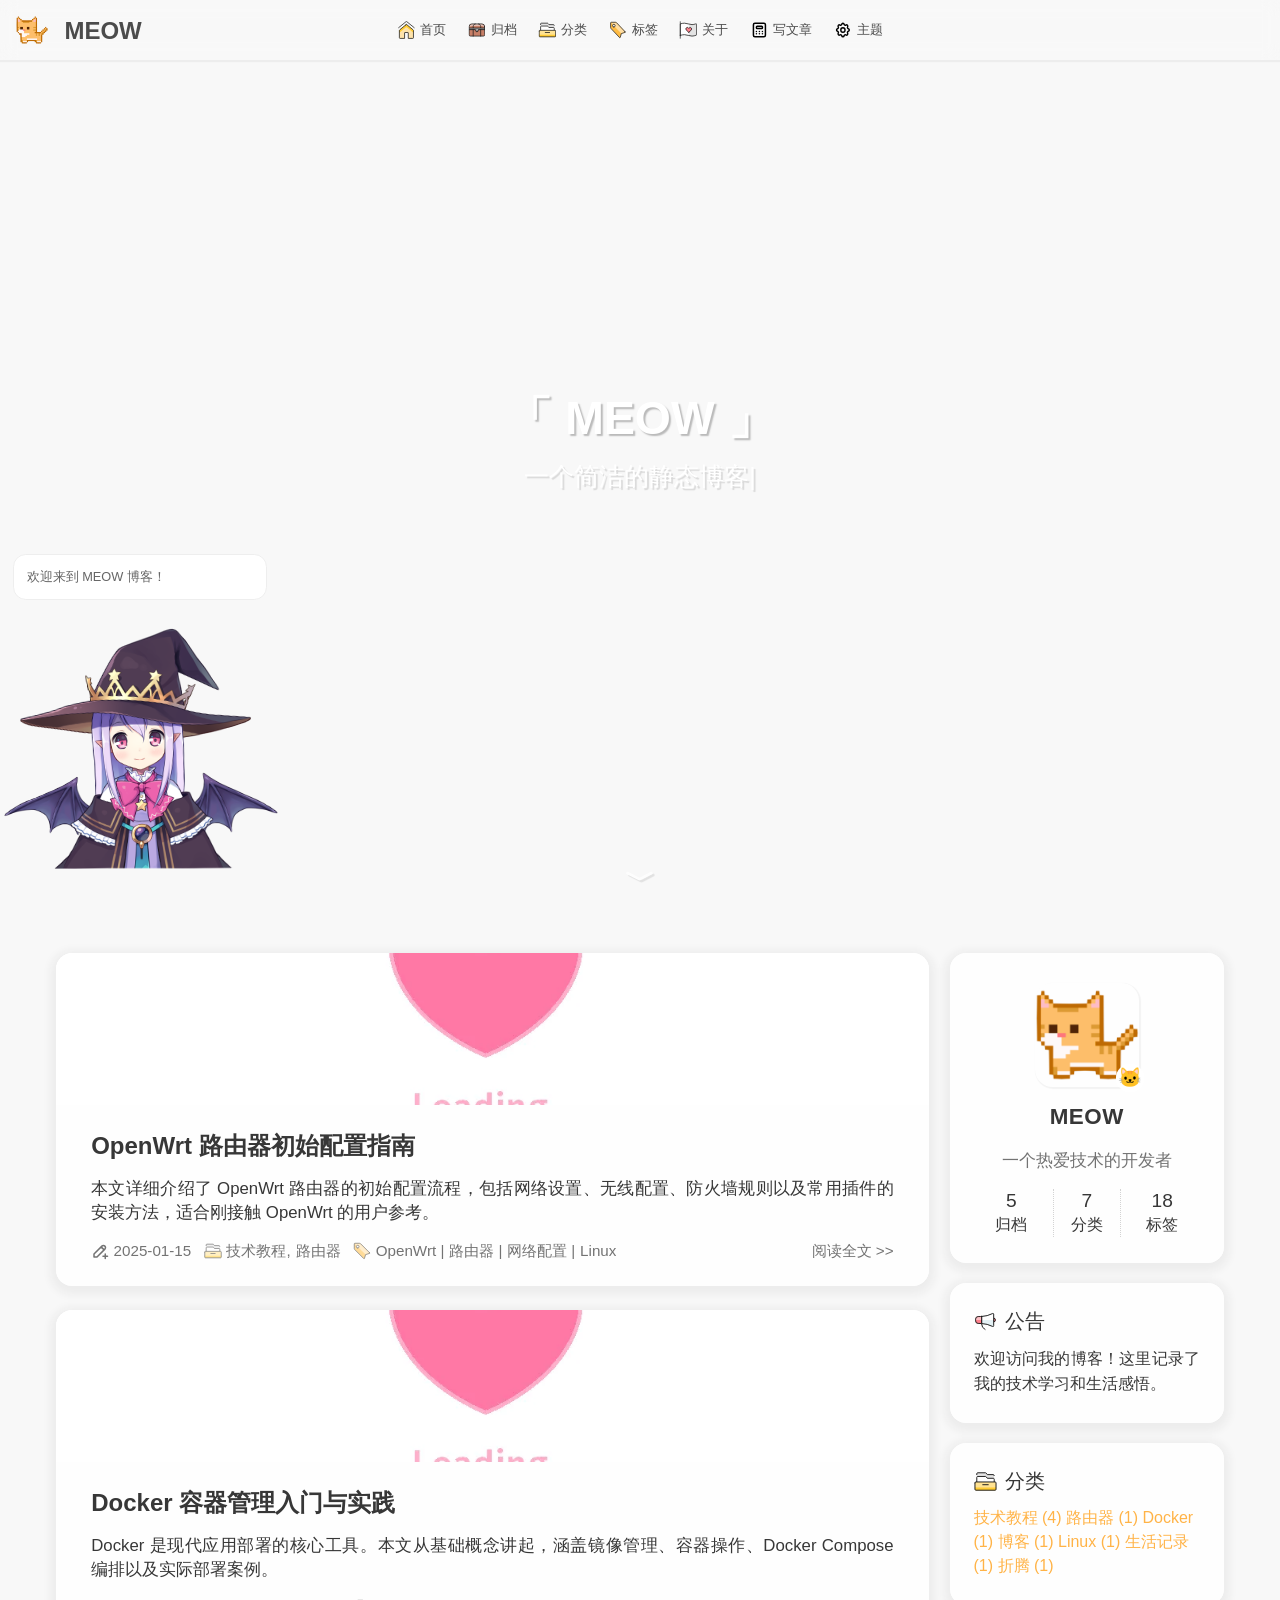
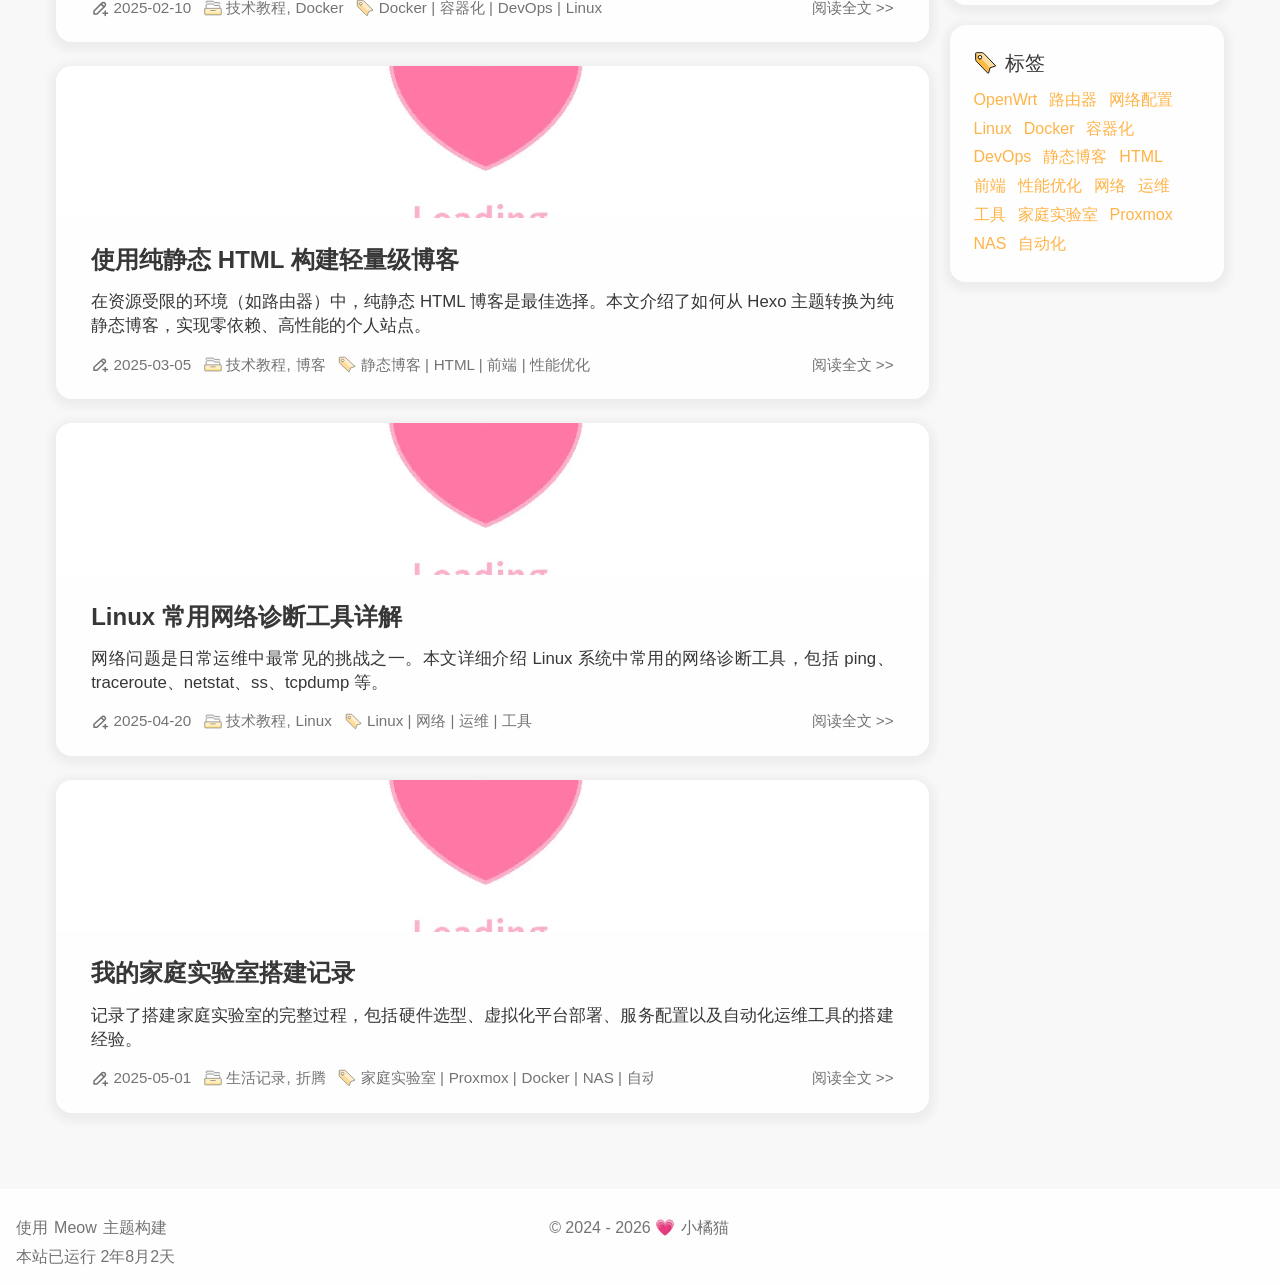
<file: index.html>
<!DOCTYPE html>
<html lang="zh-CN">
<head>
  <meta charset="utf-8">
  <meta name="viewport" content="width=device-width, initial-scale=1.0">
  <meta name="author" content="小橘猫">
  <meta name="copyright" content="小橘猫">
  <meta name="theme-color" content="#FFB347">
  <meta name="format-detection" content="telephone=no">
  <meta name="keywords" content="博客,技术,MEOW">
  <meta name="mobile-web-app-capable" content="yes">
  <meta name="apple-mobile-web-app-capable" content="yes">
  <meta name="apple-touch-fullscreen" content="yes">
  <meta name="application-name" content="MEOW - A Cute Static Blog | MEOW">
  <meta name="apple-mobile-web-app-title" content="MEOW - A Cute Static Blog | MEOW">
  <meta property="og:site_name" content="MEOW">
  <meta property="og:title" content="MEOW - A Cute Static Blog | MEOW">
  <meta property="og:type" content="website">
  <meta name="robots" content="index,follow">
  <title>MEOW - A Cute Static Blog | MEOW</title>
  <link rel="icon" href="assets/images/Hexo-Theme-MEOW.ico">
  <link rel="stylesheet" href="assets/css/style.min.css">
  <link rel="stylesheet" href="assets/css/theme-variables.css">
  <link rel="prefetch" href="index.html">
  <link rel="prefetch" href="archive.html">
  <link rel="prefetch" href="tags.html">
</head>
<body bg-style="fixed">

<header>
  <div id="navbar">
    <div id="nav-info">
      <a id="site-icon" href="index.html" title="首页">
        <img src="assets/images/Hexo-Theme-MEOW.png" alt="Logo">
      </a>
      <a id="site-name" href="index.html" title="首页">
        <h1>MEOW</h1>
        <img src="assets/svg/uc/uc-home.svg" class="icon" alt="home">
      </a>
    </div>
    <div id="nav-menu">
      
        <div class="menu-item active">
          <a href="index.html">
            <img src="assets/svg/uc/uc-home.svg" class="icon" alt="home">
            <span>首页</span>
          </a>
        </div>
        <div class="menu-item">
          <a href="archive.html">
            <img src="assets/svg/uc/uc-archive.svg" class="icon" alt="archive">
            <span>归档</span>
          </a>
        </div>
        <div class="menu-item">
          <a href="categories.html">
            <img src="assets/svg/uc/uc-category.svg" class="icon" alt="category">
            <span>分类</span>
          </a>
        </div>
        <div class="menu-item">
          <a href="tags.html">
            <img src="assets/svg/uc/uc-tag.svg" class="icon" alt="tag">
            <span>标签</span>
          </a>
        </div>
        <div class="menu-item">
          <a href="about.html">
            <img src="assets/svg/uc/uc-about.svg" class="icon" alt="about">
            <span>关于</span>
          </a>
        </div>
        <div class="menu-item">
          <a href="admin.html">
            <img src="assets/svg/ta/ta-write.svg" class="icon" alt="write">
            <span>写文章</span>
          </a>
        </div>
        <div class="menu-item">
          <a href="theme-editor.html">
            <img src="assets/svg/ta/ta-setting.svg" class="icon" alt="setting">
            <span>主题</span>
          </a>
        </div>
    </div>
    <div id="nav-function">
      <div id="menu-btn">
        <a href="javascript:void(0);" title="菜单">
          <div class="hamburger-icon">
            <span></span>
            <span></span>
            <span></span>
          </div>
        </a>
      </div>
    </div>
    <div id="mobile-capsule">
      <a class="capsule-item active" href="index.html"><img src="assets/svg/uc/uc-home.svg" class="icon" alt="home"><span>首页</span></a>
      <a class="capsule-item" href="archive.html"><img src="assets/svg/uc/uc-archive.svg" class="icon" alt="archive"><span>归档</span></a>
      <a class="capsule-item" href="categories.html"><img src="assets/svg/uc/uc-category.svg" class="icon" alt="category"><span>分类</span></a>
      <a class="capsule-item" href="tags.html"><img src="assets/svg/uc/uc-tag.svg" class="icon" alt="tag"><span>标签</span></a>
      <a class="capsule-item" href="about.html"><img src="assets/svg/uc/uc-about.svg" class="icon" alt="about"><span>关于</span></a>
      <div class="capsule-divider"></div>
      <a class="capsule-item" href="admin.html"><img src="assets/svg/ta/ta-write.svg" class="icon" alt="write"><span>写文章</span></a>
      <a class="capsule-item" href="theme-editor.html"><img src="assets/svg/ta/ta-setting.svg" class="icon" alt="setting"><span>主题</span></a>
    </div>
  </div>

  <div id="menu-overlay"></div>
</header>

<main>
  <div id="home-banner" bg-style="fixed">
    <div id="home-banner-info">
      <div id="home-banner-title">「 MEOW 」</div>
      <div id="home-banner-subtitle"><span id="site-subtitle"></span></div>
    </div>
    <div id="home-banner-scrolldown">
      <div id="scroll-to-main">﹀</div>
    </div>
  </div>

  <div id="home-container">
    <div id="home-content">
      <aside id="home-sidebar">
    <div class="sidebar-card" id="sidebar-info">
      <div id="sidebar-info-img">
        <a href="index.html">
          <img src="assets/images/Hexo-Theme-MEOW.png" alt="Avatar">
        </a>
        <div class="status" title="正在写代码...">🐱</div>
      </div>
      <div id="sidebar-info-name">MEOW</div>
      <div id="sidebar-info-desc">一个热爱技术的开发者</div>
      
      <div class="site-statistic">
        <a href="archive.html">
          <div class="site-statistic-num" id="stat-archive">0</div>
          <div class="site-statistic-title">归档</div>
        </a>
        <a href="categories.html">
          <div class="site-statistic-num" id="stat-categories">0</div>
          <div class="site-statistic-title">分类</div>
        </a>
        <a href="tags.html">
          <div class="site-statistic-num" id="stat-tags">0</div>
          <div class="site-statistic-title">标签</div>
        </a>
      </div>
    </div>
    <div class="sidebar-card" id="sidebar-announcement">
      <div class="sidebar-card-headline">
        <img src="assets/svg/uc/uc-announcement.svg" class="icon box-icon" alt="announcement">
        <span>公告</span>
      </div>
      <div class="markdown">欢迎访问我的博客！这里记录了我的技术学习和生活感悟。</div>
    </div>
    <div class="sidebar-card" id="sidebar-categories">
      <div class="sidebar-card-headline">
        <img src="assets/svg/uc/uc-category.svg" class="icon box-icon" alt="category">
        <span>分类</span>
      </div>
      <div id="sidebar-categories-content"></div>
    </div>
    <div class="sidebar-card" id="sidebar-tags">
      <div class="sidebar-card-headline">
        <img src="assets/svg/uc/uc-tag.svg" class="icon box-icon" alt="tag">
        <span>标签</span>
      </div>
      <div id="sidebar-tags-content"></div>
    </div></aside>
      <div id="home-main">
        <div id="article-list"></div>
      </div>
    </div>
  </div>

  <div id="toolbar" hide="">
  <div id="toolbar-setting-container" hide="">
        <div class="toolbar-item">
          <button id="tool-color-mode" title="切换暗色模式" type="button">
            <img src="assets/svg/ta/ta-moon.svg" class="icon" alt="moon">
          </button>
        </div>
        <div class="toolbar-item">
          <button id="tool-share" class="copy-text" title="分享" type="button" data-text="">
            <img src="assets/svg/ta/ta-share.svg" class="icon" alt="share">
          </button>
        </div></div>
  <div class="toolbar-container">
      <div class="toolbar-item">
        <button id="tool-setting" title="设置" type="button">
          <img src="assets/svg/uc/uc-setting.svg" class="icon" alt="setting">
        </button>
      </div>
    <div class="toolbar-item">
      <button id="tool-gototop" title="回到顶部" type="button">
        <img src="assets/svg/uc/uc-up.svg" class="icon" alt="up">
      </button>
    </div></div>
</div>
</main>

<footer>
  <div class="footer">
    <div id="footer-copyright">
      © 2024 - 2026 <span>💗</span> 
      <a href="#">小橘猫</a>
    </div>
    <div id="footer-info">
      <div id="footer-framework">
        使用 <a href="https://github.com/chanwj/hexo-theme-meow" target="_blank">Meow</a> 主题构建
      </div>
      <div id="footer-runtime">
        <span id="runtime" data-startdate="">本站已运行 .年.月.天</span>
      </div>
    </div>
  </div>
</footer>

<script>
  var GLOBALCONFIG = {
    root: './',
    toolbar: true,
    lazyload_src: 'assets/images/Meow-Loading.webp',
    friends: false,
    album: '',
    codeblock: false,
    code_copy_text: false,
    share_text: '🐱Share From Meow',
    onblur_title: 'Please Come Back～✧(´▽`ʃ♡ƪ)',
    mouse_click: false,
    notify: {
      enable: false,
      info: '已复制到剪贴板',
      f12_info: '请尊重原创，不要抄袭代码哦～'
    },
    search: { enable: false, path: '', local: { top_n_per_article: 1, preload: false } },
    encrypt: false,
    category: false,
    site_name: 'MEOW'
  };

  if (!localStorage.getItem('color-mode')) {
    localStorage.setItem('color-mode', 'light');
  }
  document.body.setAttribute('data-mode', localStorage.getItem('color-mode'));
</script>
<script>
function loadConfig(callback) {
  function tryLoad(path) {
    var s = document.createElement('script');
    s.src = path;
    s.onload = function() { if (callback) callback(window.__site_config); };
    s.onerror = function() { if (callback) callback(null); };
    document.head.appendChild(s);
  }
  tryLoad('./content/config.js');
}
loadConfig(function(config) {
  if (config && config.start_date) {
    var rt = document.getElementById('runtime');
    if (rt) rt.setAttribute('data-startdate', config.start_date);
  }
});
</script>
<script src="assets/js/main.js"></script>
<script src="assets/js/lazyload.min.js"></script>
<script src="assets/js/view-image.min.js"></script>
<script src="assets/js/typed.umd.js"></script>

<script>
  var typed = new Typed('#site-subtitle', {
    strings: ["一个简洁的静态博客","记录技术与生活","欢迎来到我的小站"],
    typeSpeed: 100,
    backSpeed: 150,
    startDelay: 500,
    backDelay: 1500,
    loop: true,
    smartBackspace: true,
    fadeOut: true,
    shuffle: false
  });
</script>

<script>
(function() {
  var loadingImg = GLOBALCONFIG.lazyload_src || 'assets/images/Meow-Loading.webp';

  function loadArticles(callback) {
    function tryLoad(path) {
      var s = document.createElement('script');
      s.src = path;
      s.onload = function() { if (callback) callback(window.__articles); };
      s.onerror = function() { if (callback) callback(null); };
      document.head.appendChild(s);
    }
    tryLoad('./content/articles.js');
  }
  loadArticles(function(articles) {
    if (!articles) {
      console.error('加载文章列表失败');
      var listEl = document.getElementById('article-list');
      if (listEl) listEl.innerHTML = '<p style="text-align:center;padding:2rem;">加载文章失败，请稍后重试。</p>';
      return;
    }
      // Render article cards
      var listEl = document.getElementById('article-list');
      var html = '';
      articles.forEach(function(a) {
        var catLinks = a.categories.map(function(c) {
          return '<a href="categories.html">' + c + '</a>';
        }).join('');
        var tagLinks = a.tags.map(function(t) {
          return '<a href="tags.html">' + t + '</a>';
        }).join('');

        html += '<div class="home-article">';
        html += '  <div class="home-article-cover">';
        html += '    <a href="post.html?id=' + a.id + '">';
        html += '      <img class="lazyload" data-src="' + a.cover + '" src="' + loadingImg + '" alt="文章封面">';
        html += '    </a>';
        html += '  </div>';
        html += '  <div class="home-article-content">';
        html += '    <div class="home-article-title">';
        html += '      <a href="post.html?id=' + a.id + '">' + a.title + '</a>';
        html += '    </div>';
        html += '    <div class="home-article-excerpt">' + a.excerpt + '</div>';
        html += '    <div class="home-article-info-container">';
        html += '      <div class="home-article-info">';
        html += '        <div class="home-article-date">';
        html += '          <img src="assets/svg/ta/ta-pubdate.svg" class="icon" alt="pubdate">';
        html += '          <span>' + a.date + '</span>';
        html += '        </div>';
        html += '        <div class="home-article-categories">';
        html += '          <img src="assets/svg/uc/uc-category.svg" class="icon" alt="category">';
        html += '          ' + catLinks;
        html += '        </div>';
        html += '        <div class="home-article-tags">';
        html += '          <img src="assets/svg/uc/uc-tag.svg" class="icon" alt="tag">';
        html += '          ' + tagLinks;
        html += '        </div>';
        html += '      </div>';
        html += '      <div class="home-article-func">';
        html += '        <a class="read-more-btn" href="post.html?id=' + a.id + '">阅读全文 >></a>';
        html += '      </div>';
        html += '    </div>';
        html += '  </div>';
        html += '</div>';
      });
      listEl.innerHTML = html;

      // Re-init lazyload
      if (typeof initLazyLoad === 'function') initLazyLoad();

      // Build sidebar statistics
      var categoryMap = {};
      var tagMap = {};
      articles.forEach(function(a) {
        a.categories.forEach(function(c) {
          categoryMap[c] = (categoryMap[c] || 0) + 1;
        });
        a.tags.forEach(function(t) {
          tagMap[t] = (tagMap[t] || 0) + 1;
        });
      });

      var uniqueCategories = Object.keys(categoryMap);
      var uniqueTags = Object.keys(tagMap);

      document.getElementById('stat-archive').textContent = articles.length;
      document.getElementById('stat-categories').textContent = uniqueCategories.length;
      document.getElementById('stat-tags').textContent = uniqueTags.length;

      // Render sidebar categories
      var catHtml = '';
      uniqueCategories.forEach(function(c) {
        catHtml += '<a href="categories.html" class="sidebar-categories">' + c + ' (' + categoryMap[c] + ')</a> ';
      });
      document.getElementById('sidebar-categories-content').innerHTML = catHtml;

      // Render sidebar tags
      var tagHtml = '';
      uniqueTags.forEach(function(t) {
        tagHtml += '<a href="tags.html" class="sidebar-tags">' + t + '</a> ';
      });
      document.getElementById('sidebar-tags-content').innerHTML = tagHtml;
  });
})();
</script>
<!-- Live2D 看板娘 -->
<link href="assets/pio/pio.css" rel="stylesheet" type="text/css"/>
<div class="pio-container left">
    <div class="pio-action"></div>
    <canvas id="pio" width="280" height="320"></canvas>
</div>
<script src="assets/pio/l2d.js"></script>
<script src="assets/pio/pio.js"></script>
<script>
var pio = new Paul_Pio({
    "mode": "fixed",
    "hidden": true,
    "content": {
        "welcome": ["欢迎来到 MEOW 博客！", "今天也要元气满满哦~", "有什么想看的文章吗？"],
        "touch": ["你在干什么？", "别碰我！", "喵喵喵~"],
        "skin": ["想看看我的新衣服吗？", "新衣服真漂亮~"],
        "home": "点击这里回到首页！",
        "close": "下次再见吧~"
    },
    "model": ["assets/pio/models/pio/model.json"]
});
</script>
</body>
</html>
</file>
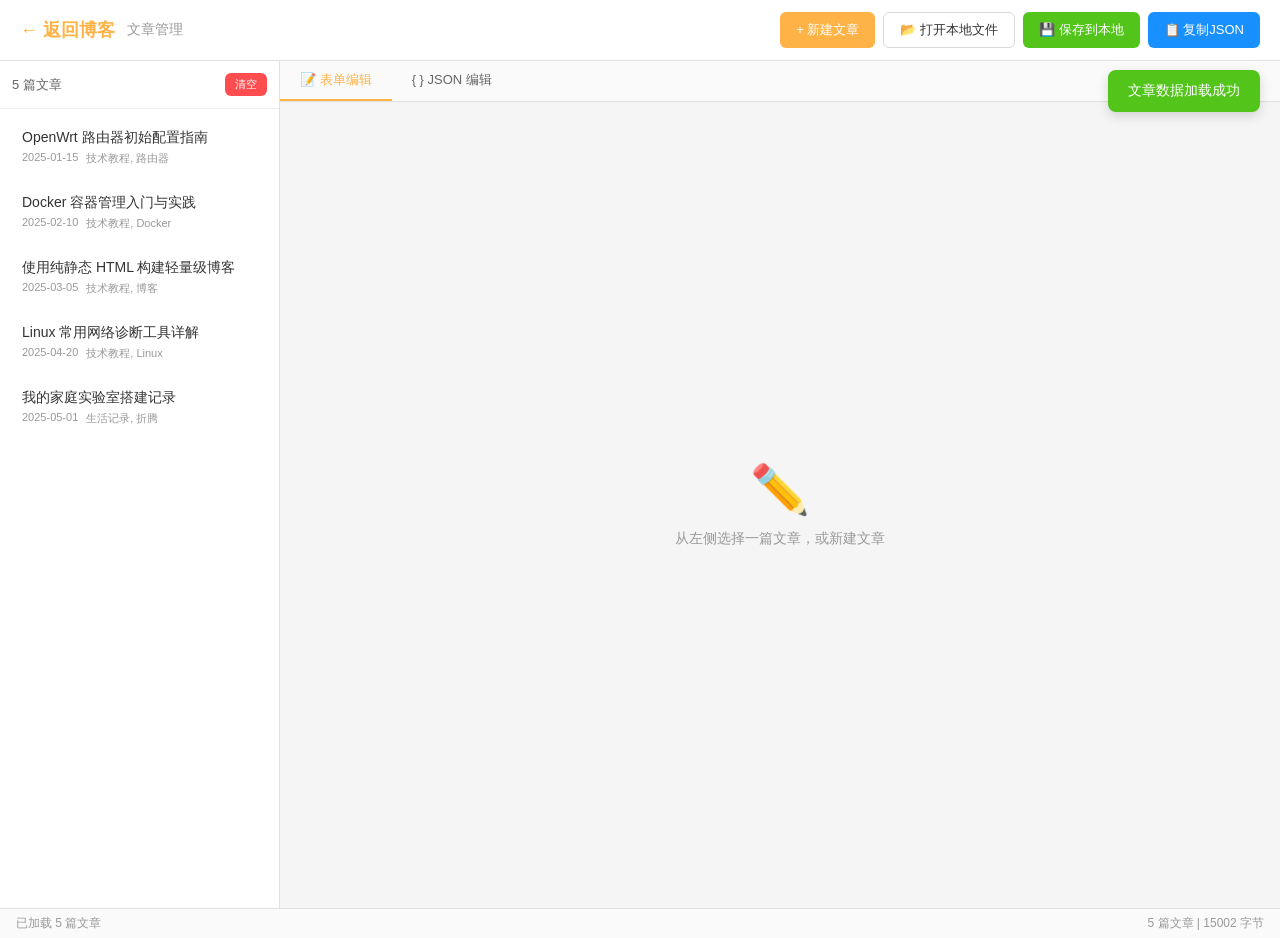
<file: admin.html>
<!DOCTYPE html>
<html lang="zh-CN">
<head>
  <meta charset="utf-8">
  <meta name="viewport" content="width=device-width, initial-scale=1.0">
  <title>文章管理 | MEOW</title>
  <style>
    * { margin: 0; padding: 0; box-sizing: border-box; }
    body {
      font-family: 'PingFang SC', 'Microsoft YaHei', sans-serif;
      background: #f5f5f5;
      color: #333;
      min-height: 100vh;
    }

    /* 顶部栏 */
    .topbar {
      background: #fff;
      border-bottom: 1px solid #e0e0e0;
      padding: 12px 20px;
      display: flex;
      align-items: center;
      justify-content: space-between;
      position: sticky;
      top: 0;
      z-index: 100;
    }
    .topbar-left {
      display: flex;
      align-items: center;
      gap: 12px;
    }
    .topbar-left a {
      color: #FFB347;
      text-decoration: none;
      font-weight: bold;
      font-size: 18px;
    }
    .topbar-left span {
      color: #999;
      font-size: 14px;
    }

    /* 按钮组 */
    .btn-group {
      display: flex;
      gap: 8px;
      flex-wrap: wrap;
    }
    .btn {
      padding: 8px 16px;
      border: none;
      border-radius: 6px;
      cursor: pointer;
      font-size: 13px;
      font-weight: 500;
      transition: all 0.2s;
      display: flex;
      align-items: center;
      gap: 6px;
    }
    .btn:hover { transform: translateY(-1px); box-shadow: 0 2px 8px rgba(0,0,0,0.15); }
    .btn-primary { background: #FFB347; color: #fff; }
    .btn-primary:hover { background: #ffa030; }
    .btn-success { background: #52c41a; color: #fff; }
    .btn-success:hover { background: #45a818; }
    .btn-danger { background: #ff4d4f; color: #fff; }
    .btn-danger:hover { background: #e04040; }
    .btn-info { background: #1890ff; color: #fff; }
    .btn-info:hover { background: #1677cc; }
    .btn-secondary { background: #fff; color: #333; border: 1px solid #d9d9d9; }
    .btn-secondary:hover { border-color: #FFB347; color: #FFB347; }

    /* 主体布局 */
    .main {
      display: flex;
      height: calc(100vh - 53px);
    }

    /* 左侧文章列表 */
    .sidebar {
      width: 280px;
      min-width: 280px;
      background: #fff;
      border-right: 1px solid #e0e0e0;
      display: flex;
      flex-direction: column;
      overflow: hidden;
    }
    .sidebar-header {
      padding: 12px;
      border-bottom: 1px solid #f0f0f0;
      font-size: 13px;
      color: #666;
      display: flex;
      justify-content: space-between;
      align-items: center;
    }
    .article-list {
      flex: 1;
      overflow-y: auto;
      padding: 8px;
    }
    .article-item {
      padding: 10px 12px;
      border-radius: 8px;
      cursor: pointer;
      margin-bottom: 4px;
      transition: all 0.15s;
      border: 2px solid transparent;
    }
    .article-item:hover { background: #fff7e6; }
    .article-item.active { background: #fff7e6; border-color: #FFB347; }
    .article-item-title {
      font-size: 14px;
      font-weight: 500;
      margin-bottom: 4px;
      white-space: nowrap;
      overflow: hidden;
      text-overflow: ellipsis;
    }
    .article-item-meta {
      font-size: 11px;
      color: #999;
      display: flex;
      gap: 8px;
    }

    /* 右侧编辑区 */
    .editor-area {
      flex: 1;
      display: flex;
      flex-direction: column;
      overflow: hidden;
    }

    /* 编辑器标签页 */
    .editor-tabs {
      display: flex;
      background: #fafafa;
      border-bottom: 1px solid #e0e0e0;
    }
    .editor-tab {
      padding: 10px 20px;
      cursor: pointer;
      font-size: 13px;
      color: #666;
      border-bottom: 2px solid transparent;
      transition: all 0.2s;
    }
    .editor-tab:hover { color: #FFB347; }
    .editor-tab.active { color: #FFB347; border-bottom-color: #FFB347; font-weight: 500; }

    /* 表单编辑模式 */
    .form-editor {
      flex: 1;
      overflow-y: auto;
      padding: 24px;
      display: none;
    }
    .form-editor.active { display: block; }
    .form-group {
      margin-bottom: 20px;
    }
    .form-group label {
      display: block;
      font-size: 13px;
      font-weight: 500;
      color: #555;
      margin-bottom: 6px;
    }
    .form-group label .required {
      color: #ff4d4f;
      margin-left: 2px;
    }
    .form-group input,
    .form-group textarea {
      width: 100%;
      padding: 10px 12px;
      border: 1px solid #d9d9d9;
      border-radius: 6px;
      font-size: 14px;
      font-family: inherit;
      transition: border-color 0.2s;
      background: #fff;
    }
    .form-group input:focus,
    .form-group textarea:focus {
      outline: none;
      border-color: #FFB347;
      box-shadow: 0 0 0 2px rgba(255,179,71,0.2);
    }
    .form-group textarea {
      min-height: 400px;
      resize: vertical;
      font-family: 'Consolas', 'SF Mono', monospace;
      line-height: 1.6;
    }
    .form-group .hint {
      font-size: 11px;
      color: #999;
      margin-top: 4px;
    }
    .form-row {
      display: flex;
      gap: 16px;
    }
    .form-row .form-group { flex: 1; }
    .tag-input-container {
      display: flex;
      flex-wrap: wrap;
      gap: 6px;
      padding: 8px;
      border: 1px solid #d9d9d9;
      border-radius: 6px;
      min-height: 40px;
      align-items: center;
      cursor: text;
    }
    .tag-input-container:focus-within {
      border-color: #FFB347;
      box-shadow: 0 0 0 2px rgba(255,179,71,0.2);
    }
    .tag {
      background: #fff7e6;
      color: #d48806;
      padding: 2px 8px;
      border-radius: 4px;
      font-size: 12px;
      display: flex;
      align-items: center;
      gap: 4px;
    }
    .tag .remove {
      cursor: pointer;
      font-size: 14px;
      color: #999;
    }
    .tag .remove:hover { color: #ff4d4f; }
    .tag-input-container input {
      border: none;
      outline: none;
      flex: 1;
      min-width: 80px;
      font-size: 13px;
      padding: 2px;
    }

    /* JSON 编辑模式 */
    .json-editor {
      flex: 1;
      display: none;
      flex-direction: column;
      overflow: hidden;
    }
    .json-editor.active { display: flex; }
    .json-editor textarea {
      flex: 1;
      padding: 16px;
      border: none;
      font-family: 'Consolas', 'SF Mono', 'Fira Code', monospace;
      font-size: 13px;
      line-height: 1.7;
      resize: none;
      outline: none;
      tab-size: 2;
      background: #1e1e1e;
      color: #d4d4d4;
    }

    /* 空状态 */
    .empty-state {
      display: flex;
      flex-direction: column;
      align-items: center;
      justify-content: center;
      height: 100%;
      color: #999;
      gap: 12px;
    }
    .empty-state .icon { font-size: 48px; }
    .empty-state .text { font-size: 14px; }

    /* 状态栏 */
    .statusbar {
      background: #fafafa;
      border-top: 1px solid #e0e0e0;
      padding: 6px 16px;
      font-size: 12px;
      color: #999;
      display: flex;
      justify-content: space-between;
    }

    /* Toast 提示 */
    .toast {
      position: fixed;
      top: 70px;
      right: 20px;
      padding: 12px 20px;
      border-radius: 8px;
      color: #fff;
      font-size: 14px;
      z-index: 1000;
      transform: translateX(120%);
      transition: transform 0.3s ease;
      box-shadow: 0 4px 12px rgba(0,0,0,0.15);
    }
    .toast.show { transform: translateX(0); }
    .toast-success { background: #52c41a; }
    .toast-error { background: #ff4d4f; }
    .toast-info { background: #1890ff; }

    /* 模态框 */
    .modal-overlay {
      position: fixed;
      top: 0; left: 0; right: 0; bottom: 0;
      background: rgba(0,0,0,0.4);
      z-index: 200;
      display: none;
      align-items: center;
      justify-content: center;
    }
    .modal-overlay.show { display: flex; }
    .modal {
      background: #fff;
      border-radius: 12px;
      padding: 24px;
      width: 90%;
      max-width: 500px;
      box-shadow: 0 8px 24px rgba(0,0,0,0.15);
    }
    .modal h3 { margin-bottom: 16px; font-size: 16px; }
    .modal p { color: #666; font-size: 14px; margin-bottom: 20px; line-height: 1.6; }
    .modal-actions { display: flex; gap: 8px; justify-content: flex-end; }

    /* 响应式 */
    @media (max-width: 768px) {
      .sidebar { width: 100%; min-width: unset; max-height: 200px; }
      .main { flex-direction: column; }
      .form-row { flex-direction: column; gap: 0; }
    }
  </style>
</head>
<body>

<!-- 顶部栏 -->
<div class="topbar">
  <div class="topbar-left">
    <a href="index.html">← 返回博客</a>
    <span>文章管理</span>
  </div>
  <div class="btn-group">
    <button class="btn btn-primary" onclick="newArticle()">+ 新建文章</button>
    <button class="btn btn-secondary" onclick="openLocalFile()">📂 打开本地文件</button>
    <button class="btn btn-success" onclick="saveToLocal()">💾 保存到本地</button>
    <button class="btn btn-info" onclick="copyJSON()">📋 复制JSON</button>
  </div>
</div>

<!-- 主体 -->
<div class="main">
  <!-- 左侧文章列表 -->
  <div class="sidebar">
    <div class="sidebar-header">
      <span id="article-count">0 篇文章</span>
      <button class="btn btn-danger" style="padding:4px 10px;font-size:11px;" onclick="confirmDeleteAll()">清空</button>
    </div>
    <div class="article-list" id="article-list">
      <div class="empty-state" id="empty-hint">
        <div class="icon">📝</div>
        <div class="text">点击「打开本地文件」加载 articles.json<br>或点击「新建文章」开始创作</div>
      </div>
    </div>
  </div>

  <!-- 右侧编辑区 -->
  <div class="editor-area">
    <!-- 标签页 -->
    <div class="editor-tabs">
      <div class="editor-tab active" onclick="switchTab('form')">📝 表单编辑</div>
      <div class="editor-tab" onclick="switchTab('json')">{ } JSON 编辑</div>
    </div>

    <!-- 表单编辑 -->
    <div class="form-editor active" id="form-editor">
      <div class="empty-state" id="editor-empty">
        <div class="icon">✏️</div>
        <div class="text">从左侧选择一篇文章，或新建文章</div>
      </div>
      <div id="editor-form" style="display:none;">
        <div class="form-row">
          <div class="form-group">
            <label>文章标题 <span class="required">*</span></label>
            <input type="text" id="f-title" placeholder="输入文章标题">
          </div>
          <div class="form-group">
            <label>文章 ID <span class="required">*</span></label>
            <input type="text" id="f-id" placeholder="英文ID，如 my-new-post">
            <div class="hint">用于 URL，只能用英文、数字、连字符</div>
          </div>
        </div>
        <div class="form-row">
          <div class="form-group">
            <label>发布日期</label>
            <input type="date" id="f-date">
          </div>
          <div class="form-group">
            <label>更新日期</label>
            <input type="date" id="f-updated">
          </div>
        </div>
        <div class="form-group">
          <label>封面图片 URL</label>
          <input type="text" id="f-cover" placeholder="https://example.com/cover.jpg">
          <div class="hint">留空则不显示封面，推荐使用外链图片</div>
        </div>
        <div class="form-group">
          <label>文章摘要</label>
          <input type="text" id="f-excerpt" placeholder="简短描述文章内容">
        </div>
        <div class="form-group">
          <label>分类 <span class="hint">（回车添加）</span></label>
          <div class="tag-input-container" id="cat-container" onclick="this.querySelector('input').focus()">
            <input type="text" id="cat-input" placeholder="输入分类名后按回车" onkeydown="handleTagInput(event, 'categories')">
          </div>
        </div>
        <div class="form-group">
          <label>标签 <span class="hint">（回车添加）</span></label>
          <div class="tag-input-container" id="tag-container" onclick="this.querySelector('input').focus()">
            <input type="text" id="tag-input" placeholder="输入标签名后按回车" onkeydown="handleTagInput(event, 'tags')">
          </div>
        </div>
        <div class="form-group">
          <label>文章正文 <span class="required">*</span> <span class="hint">（支持 HTML 格式）</span></label>
          <textarea id="f-content" placeholder="在这里写文章内容，支持 HTML 标签&#10;&#10;例如：&#10;<h2>第一章</h2>&#10;<p>这是段落内容...</p>&#10;<pre><code>代码块</code></pre>"></textarea>
        </div>
        <div style="display:flex;gap:8px;justify-content:flex-end;padding-top:8px;border-top:1px solid #f0f0f0;">
          <button class="btn btn-secondary" onclick="previewArticle()">👁 预览</button>
          <button class="btn btn-success" onclick="saveCurrentArticle()">✅ 保存文章</button>
        </div>
      </div>
    </div>

    <!-- JSON 编辑 -->
    <div class="json-editor" id="json-editor">
      <textarea id="json-textarea" spellcheck="false" placeholder="JSON 内容将在这里显示..."></textarea>
    </div>
  </div>
</div>

<!-- 状态栏 -->
<div class="statusbar">
  <span id="status-text">就绪</span>
  <span id="status-info"></span>
</div>

<!-- Toast -->
<div class="toast" id="toast"></div>

<!-- 确认模态框 -->
<div class="modal-overlay" id="modal-overlay">
  <div class="modal">
    <h3 id="modal-title">确认操作</h3>
    <p id="modal-message">确定要执行此操作吗？</p>
    <div class="modal-actions">
      <button class="btn btn-secondary" onclick="closeModal()">取消</button>
      <button class="btn btn-danger" id="modal-confirm" onclick="closeModal()">确定</button>
    </div>
  </div>
</div>

<!-- 隐藏的文件输入 -->
<input type="file" id="file-input" accept=".json" style="display:none" onchange="handleFileLoad(event)">

<script>
// ===== 数据 =====
let articles = [];
let currentEditIndex = -1;
let currentTags = { categories: [], tags: [] };

// ===== 初始化 =====
window.addEventListener('DOMContentLoaded', () => {
  // 自动从服务器加载 articles.json
  loadFromServer();
});

// 从服务器加载 articles.json
async function loadFromServer() {
  try {
    const response = await fetch('content/articles.json');
    if (!response.ok) {
      throw new Error('HTTP ' + response.status);
    }
    const data = await response.json();
    articles = Array.isArray(data) ? data : [data];
    localStorage.setItem('meow-articles', JSON.stringify(articles));
    renderArticleList();
    updateJsonEditor();
    setStatus('已加载 ' + articles.length + ' 篇文章');
    showToast('success', '文章数据加载成功');
  } catch(e) {
    // 尝试从 localStorage 恢复
    const saved = localStorage.getItem('meow-articles');
    if (saved) {
      try {
        articles = JSON.parse(saved);
        renderArticleList();
        updateJsonEditor();
        setStatus('从本地缓存恢复 ' + articles.length + ' 篇文章');
        showToast('warning', '服务器加载失败，使用本地缓存');
      } catch(err) {}
    } else {
      setStatus('未找到文章数据，请手动加载或新建');
      showToast('warning', '请点击"加载"选择 articles.json 文件');
    }
  }
}

// ===== 文件操作 =====
function openLocalFile() {
  document.getElementById('file-input').click();
}

function handleFileLoad(event) {
  const file = event.target.files[0];
  if (!file) return;
  const reader = new FileReader();
  reader.onload = function(e) {
    try {
      articles = JSON.parse(e.target.result);
      if (!Array.isArray(articles)) {
        articles = [articles];
      }
      // 保存到 localStorage
      localStorage.setItem('meow-articles', JSON.stringify(articles));
      renderArticleList();
      updateJsonEditor();
      currentEditIndex = -1;
      showEditorEmpty(true);
      showToast('success', '成功加载 ' + articles.length + ' 篇文章');
      setStatus('已加载文件: ' + file.name);
    } catch(err) {
      showToast('error', 'JSON 格式错误: ' + err.message);
    }
  };
  reader.readAsText(file);
  // 重置 input 以便重复选择同一文件
  event.target.value = '';
}

function saveToLocal() {
  if (articles.length === 0) {
    showToast('error', '没有文章可保存');
    return;
  }
  // 先同步当前编辑中的文章
  if (currentEditIndex >= 0) {
    saveCurrentArticle(true);
  }
  const json = JSON.stringify(articles, null, 2);
  const blob = new Blob([json], { type: 'application/json' });
  const url = URL.createObjectURL(blob);
  const a = document.createElement('a');
  a.href = url;
  a.download = 'articles.json';
  a.click();
  URL.revokeObjectURL(url);
  showToast('success', 'articles.json 已下载，请上传到路由器 /wwwcontent/ 目录');
  setStatus('文件已下载，需上传到路由器');
}

// 保存到路由器（显示上传提示）
function saveToRouter() {
  if (articles.length === 0) {
    showToast('error', '没有文章可保存');
    return;
  }
  if (currentEditIndex >= 0) {
    saveCurrentArticle(true);
  }
  // 先下载
  const json = JSON.stringify(articles, null, 2);
  const blob = new Blob([json], { type: 'application/json' });
  const url = URL.createObjectURL(blob);
  const a = document.createElement('a');
  a.href = url;
  a.download = 'articles.json';
  a.click();
  URL.revokeObjectURL(url);
  
  // 显示上传提示
  alert('文件已下载！\n\n请通过路由器文件管理上传：\n1. 打开路由器管理页面\n2. 进入文件管理\n3. 上传 articles.json 到 /wwwcontent/\n\n或使用命令：\ncp articles.json /wwwcontent/');
}

function copyJSON() {
  if (currentEditIndex >= 0) {
    saveCurrentArticle(true);
  }
  const json = JSON.stringify(articles, null, 2);
  navigator.clipboard.writeText(json).then(() => {
    showToast('success', 'JSON 已复制到剪贴板');
  }).catch(() => {
    // fallback
    const ta = document.createElement('textarea');
    ta.value = json;
    document.body.appendChild(ta);
    ta.select();
    document.execCommand('copy');
    document.body.removeChild(ta);
    showToast('success', 'JSON 已复制到剪贴板');
  });
}

// ===== 文章列表 =====
function renderArticleList() {
  const list = document.getElementById('article-list');
  const count = document.getElementById('article-count');
  const empty = document.getElementById('empty-hint');

  count.textContent = articles.length + ' 篇文章';

  if (articles.length === 0) {
    list.innerHTML = '';
    list.appendChild(empty);
    empty.style.display = 'flex';
    return;
  }

  empty.style.display = 'none';
  let html = '';
  articles.forEach((a, i) => {
    const active = i === currentEditIndex ? ' active' : '';
    const cats = (a.categories || []).join(', ');
    html += '<div class="article-item' + active + '" onclick="selectArticle(' + i + ')">';
    html += '<div class="article-item-title">' + escapeHtml(a.title || '无标题') + '</div>';
    html += '<div class="article-item-meta">';
    html += '<span>' + (a.date || '无日期') + '</span>';
    if (cats) html += '<span>' + escapeHtml(cats) + '</span>';
    html += '</div></div>';
  });
  list.innerHTML = html;
}

function selectArticle(index) {
  // 先保存当前编辑中的
  if (currentEditIndex >= 0 && currentEditIndex !== index) {
    saveCurrentArticle(true);
  }
  currentEditIndex = index;
  const a = articles[index];
  showEditorEmpty(false);

  document.getElementById('f-title').value = a.title || '';
  document.getElementById('f-id').value = a.id || '';
  document.getElementById('f-date').value = a.date || '';
  document.getElementById('f-updated').value = a.updated || '';
  document.getElementById('f-cover').value = a.cover || '';
  document.getElementById('f-excerpt').value = a.excerpt || '';
  document.getElementById('f-content').value = a.content || '';

  // 标签
  currentTags.categories = [...(a.categories || [])];
  currentTags.tags = [...(a.tags || [])];
  renderTags('categories');
  renderTags('tags');

  renderArticleList();
  setStatus('正在编辑: ' + a.title);
}

// ===== 标签输入 =====
function handleTagInput(event, type) {
  if (event.key === 'Enter') {
    event.preventDefault();
    const input = event.target;
    const val = input.value.trim();
    if (val && !currentTags[type].includes(val)) {
      currentTags[type].push(val);
      renderTags(type);
    }
    input.value = '';
  }
}

function removeTag(type, index) {
  currentTags[type].splice(index, 1);
  renderTags(type);
}

function renderTags(type) {
  const containerId = type === 'categories' ? 'cat-container' : 'tag-container';
  const container = document.getElementById(containerId);
  const input = container.querySelector('input');
  // 移除旧标签
  container.querySelectorAll('.tag').forEach(t => t.remove());
  // 添加新标签
  currentTags[type].forEach((tag, i) => {
    const el = document.createElement('span');
    el.className = 'tag';
    el.innerHTML = escapeHtml(tag) + ' <span class="remove" onclick="removeTag(\'' + type + '\',' + i + ')">×</span>';
    container.insertBefore(el, input);
  });
}

// ===== 文章 CRUD =====
function newArticle() {
  const today = new Date().toISOString().split('T')[0];
  const article = {
    id: 'post-' + Date.now(),
    title: '',
    date: today,
    updated: today,
    cover: '',
    excerpt: '',
    content: '',
    categories: [],
    tags: []
  };
  articles.unshift(article);
  localStorage.setItem('meow-articles', JSON.stringify(articles));
  selectArticle(0);
  renderArticleList();
  updateJsonEditor();
  document.getElementById('f-title').focus();
  showToast('info', '已创建新文章，请填写内容');
}

function saveCurrentArticle(silent) {
  if (currentEditIndex < 0) return;
  const a = articles[currentEditIndex];
  a.title = document.getElementById('f-title').value.trim();
  a.id = document.getElementById('f-id').value.trim();
  a.date = document.getElementById('f-date').value;
  a.updated = document.getElementById('f-updated').value;
  a.cover = document.getElementById('f-cover').value.trim();
  a.excerpt = document.getElementById('f-excerpt').value.trim();
  a.content = document.getElementById('f-content').value;
  a.categories = [...currentTags.categories];
  a.tags = [...currentTags.tags];

  localStorage.setItem('meow-articles', JSON.stringify(articles));
  renderArticleList();
  updateJsonEditor();
  if (!silent) showToast('success', '文章已保存');
}

function deleteArticle(index) {
  articles.splice(index, 1);
  if (currentEditIndex === index) {
    currentEditIndex = -1;
    showEditorEmpty(true);
  } else if (currentEditIndex > index) {
    currentEditIndex--;
  }
  localStorage.setItem('meow-articles', JSON.stringify(articles));
  renderArticleList();
  updateJsonEditor();
  showToast('success', '文章已删除');
}

function confirmDeleteAll() {
  showModal('清空所有文章', '确定要删除全部 ' + articles.length + ' 篇文章吗？此操作不可撤销！', () => {
    articles = [];
    currentEditIndex = -1;
    showEditorEmpty(true);
    localStorage.setItem('meow-articles', JSON.stringify(articles));
    renderArticleList();
    updateJsonEditor();
    showToast('success', '已清空所有文章');
  });
}

// ===== 标签页切换 =====
function switchTab(tab) {
  document.querySelectorAll('.editor-tab').forEach(t => t.classList.remove('active'));
  document.getElementById('form-editor').classList.remove('active');
  document.getElementById('json-editor').classList.remove('active');

  if (tab === 'form') {
    document.querySelectorAll('.editor-tab')[0].classList.add('active');
    document.getElementById('form-editor').classList.add('active');
  } else {
    document.querySelectorAll('.editor-tab')[1].classList.add('active');
    document.getElementById('json-editor').classList.add('active');
    updateJsonEditor();
  }
}

function updateJsonEditor() {
  const textarea = document.getElementById('json-textarea');
  textarea.value = JSON.stringify(articles, null, 2);
  document.getElementById('status-info').textContent = articles.length + ' 篇文章 | ' + new Blob([textarea.value]).size + ' 字节';
}

// ===== 预览 =====
function previewArticle() {
  if (currentEditIndex < 0) return;
  saveCurrentArticle(true);
  const a = articles[currentEditIndex];
  const win = window.open('', '_blank');
  win.document.write(`
    <!DOCTYPE html><html><head><meta charset="utf-8">
    <title>${escapeHtml(a.title)}</title>
    <link rel="stylesheet" href="assets/css/style.min.css">
    <style>body{padding:2rem;max-width:800px;margin:0 auto;background:#fff;}</style>
    </head><body>
    <h1>${escapeHtml(a.title)}</h1>
    <p style="color:#999">${a.date} | ${(a.categories||[]).join(', ')}</p>
    <hr>
    <div class="post markdown">${a.content}</div>
    </body></html>
  `);
  win.document.close();
}

// ===== UI 工具 =====
function showEditorEmpty(show) {
  document.getElementById('editor-empty').style.display = show ? 'flex' : 'none';
  document.getElementById('editor-form').style.display = show ? 'none' : 'block';
}

function showToast(type, message) {
  const toast = document.getElementById('toast');
  toast.className = 'toast toast-' + type + ' show';
  toast.textContent = message;
  setTimeout(() => { toast.classList.remove('show'); }, 2500);
}

function setStatus(text) {
  document.getElementById('status-text').textContent = text;
}

function showModal(title, message, onConfirm) {
  document.getElementById('modal-title').textContent = title;
  document.getElementById('modal-message').textContent = message;
  document.getElementById('modal-overlay').classList.add('show');
  document.getElementById('modal-confirm').onclick = () => {
    closeModal();
    onConfirm();
  };
}

function closeModal() {
  document.getElementById('modal-overlay').classList.remove('show');
}

function escapeHtml(str) {
  if (!str) return '';
  return str.replace(/&/g,'&amp;').replace(/</g,'&lt;').replace(/>/g,'&gt;').replace(/"/g,'&quot;');
}

// ===== JSON 编辑器同步 =====
document.getElementById('json-textarea').addEventListener('input', function() {
  try {
    const parsed = JSON.parse(this.value);
    if (Array.isArray(parsed)) {
      articles = parsed;
      localStorage.setItem('meow-articles', JSON.stringify(articles));
      renderArticleList();
      document.getElementById('status-info').textContent = articles.length + ' 篇文章 | ' + new Blob([this.value]).size + ' 字节';
    }
  } catch(e) {
    // JSON 格式错误时不更新，等用户修正
  }
});

// Tab 键缩进支持
document.getElementById('json-textarea').addEventListener('keydown', function(e) {
  if (e.key === 'Tab') {
    e.preventDefault();
    const start = this.selectionStart;
    const end = this.selectionEnd;
    this.value = this.value.substring(0, start) + '  ' + this.value.substring(end);
    this.selectionStart = this.selectionEnd = start + 2;
  }
});

// Ctrl+S 快捷保存
document.addEventListener('keydown', function(e) {
  if ((e.ctrlKey || e.metaKey) && e.key === 's') {
    e.preventDefault();
    if (currentEditIndex >= 0) {
      saveCurrentArticle();
    } else {
      saveToLocal();
    }
  }
});
</script>

</body>
</html>
</file>
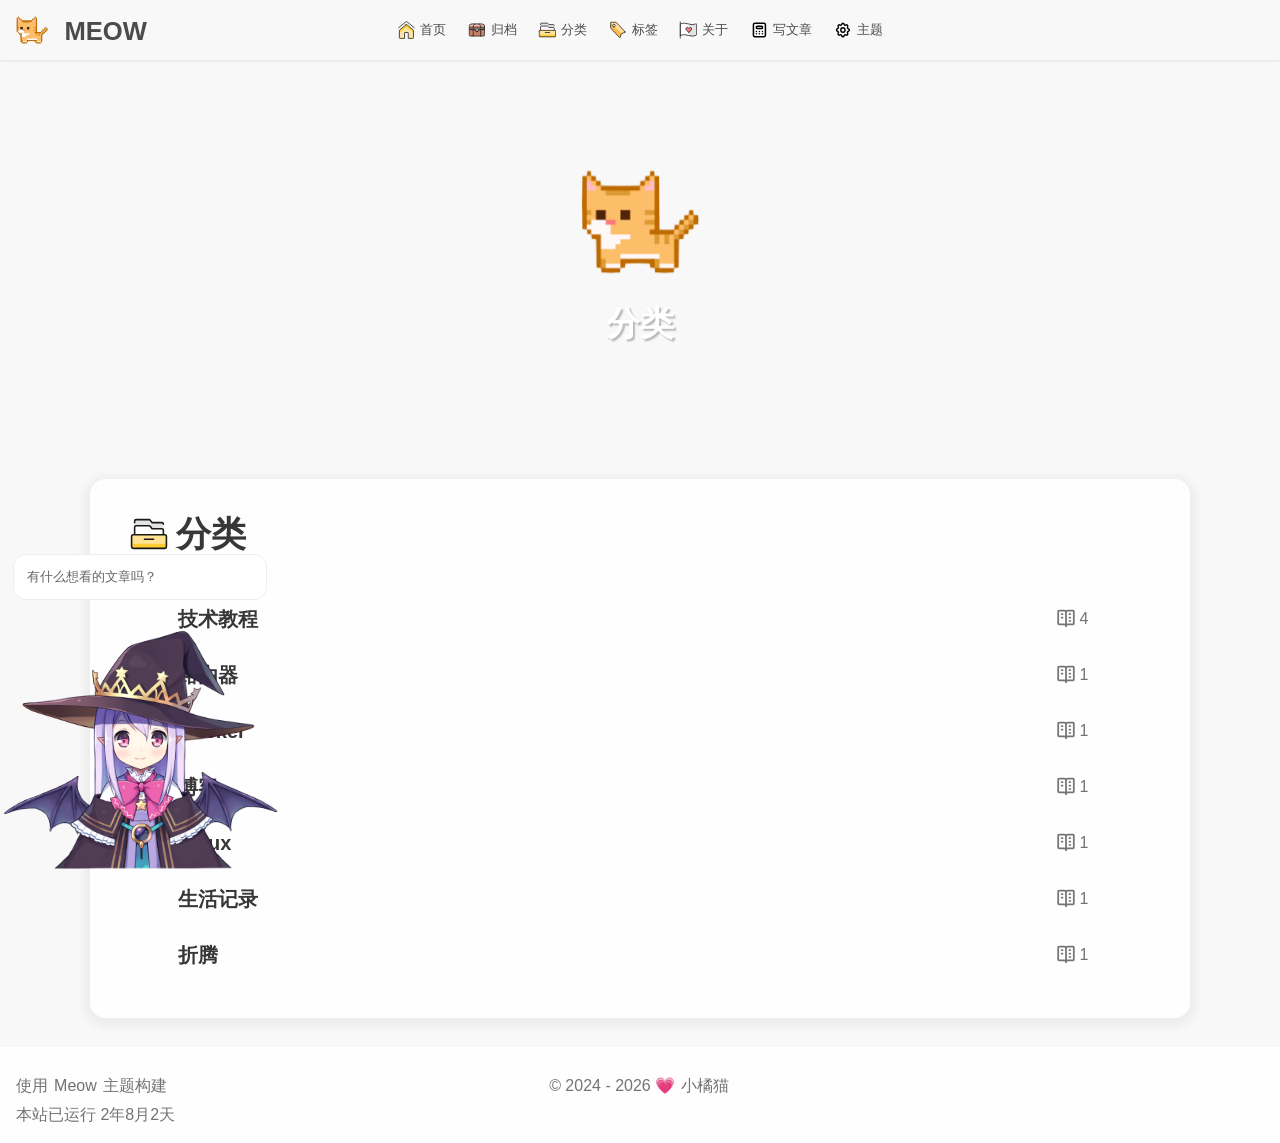
<file: categories.html>
<!DOCTYPE html>
<html lang="zh-CN">
<head>
  <meta charset="utf-8">
  <meta name="viewport" content="width=device-width, initial-scale=1.0">
  <meta name="author" content="小橘猫">
  <meta name="copyright" content="小橘猫">
  <meta name="theme-color" content="#FFB347">
  <meta name="format-detection" content="telephone=no">
  <meta name="keywords" content="博客,技术,MEOW">
  <meta name="mobile-web-app-capable" content="yes">
  <meta name="apple-mobile-web-app-capable" content="yes">
  <meta name="apple-touch-fullscreen" content="yes">
  <meta name="application-name" content="分类 | MEOW">
  <meta name="apple-mobile-web-app-title" content="分类 | MEOW">
  <meta property="og:site_name" content="MEOW">
  <meta property="og:title" content="分类 | MEOW">
  <meta property="og:type" content="website">
  <meta name="robots" content="index,follow">
  <title>分类 | MEOW</title>
  <link rel="icon" href="assets/images/Hexo-Theme-MEOW.ico">
  <link rel="stylesheet" href="assets/css/style.min.css">
  <link rel="stylesheet" href="assets/css/theme-variables.css">
  <link rel="prefetch" href="index.html">
  <link rel="prefetch" href="archive.html">
  <link rel="prefetch" href="tags.html">
</head>
<body>

<header>
  <div id="navbar">
    <div id="nav-info">
      <a id="site-icon" href="index.html" title="首页">
        <img src="assets/images/Hexo-Theme-MEOW.png" alt="Logo">
      </a>
      <a id="site-name" href="index.html" title="首页">
        <div>MEOW</div>
        <img src="assets/svg/uc/uc-home.svg" class="icon" alt="home">
      </a>
    </div>
    <div id="nav-menu">
      
        <div class="menu-item">
          <a href="index.html">
            <img src="assets/svg/uc/uc-home.svg" class="icon" alt="home">
            <span>首页</span>
          </a>
        </div>
        <div class="menu-item">
          <a href="archive.html">
            <img src="assets/svg/uc/uc-archive.svg" class="icon" alt="archive">
            <span>归档</span>
          </a>
        </div>
        <div class="menu-item active">
          <a href="categories.html">
            <img src="assets/svg/uc/uc-category.svg" class="icon" alt="category">
            <span>分类</span>
          </a>
        </div>
        <div class="menu-item">
          <a href="tags.html">
            <img src="assets/svg/uc/uc-tag.svg" class="icon" alt="tag">
            <span>标签</span>
          </a>
        </div>
        <div class="menu-item">
          <a href="about.html">
            <img src="assets/svg/uc/uc-about.svg" class="icon" alt="about">
            <span>关于</span>
          </a>
        </div>
        <div class="menu-item">
          <a href="admin.html">
            <img src="assets/svg/ta/ta-write.svg" class="icon" alt="write">
            <span>写文章</span>
          </a>
        </div>
        <div class="menu-item">
          <a href="theme-editor.html">
            <img src="assets/svg/ta/ta-setting.svg" class="icon" alt="setting">
            <span>主题</span>
          </a>
        </div>
    </div>
    <div id="nav-function">
      <div id="menu-btn">
        <a href="javascript:void(0);" title="菜单">
          <div class="hamburger-icon">
            <span></span>
            <span></span>
            <span></span>
          </div>
        </a>
      </div>
    </div>
    <div id="mobile-capsule">
      <a class="capsule-item" href="index.html"><img src="assets/svg/uc/uc-home.svg" class="icon" alt="home"><span>首页</span></a>
      <a class="capsule-item" href="archive.html"><img src="assets/svg/uc/uc-archive.svg" class="icon" alt="archive"><span>归档</span></a>
      <a class="capsule-item active" href="categories.html"><img src="assets/svg/uc/uc-category.svg" class="icon" alt="category"><span>分类</span></a>
      <a class="capsule-item" href="tags.html"><img src="assets/svg/uc/uc-tag.svg" class="icon" alt="tag"><span>标签</span></a>
      <a class="capsule-item" href="about.html"><img src="assets/svg/uc/uc-about.svg" class="icon" alt="about"><span>关于</span></a>
      <div class="capsule-divider"></div>
      <a class="capsule-item" href="admin.html"><img src="assets/svg/ta/ta-write.svg" class="icon" alt="write"><span>写文章</span></a>
      <a class="capsule-item" href="theme-editor.html"><img src="assets/svg/ta/ta-setting.svg" class="icon" alt="setting"><span>主题</span></a>
    </div>
  </div>

  <div id="menu-overlay"></div>
</header>

<main>
  <div class="banner">
    <div class="banner-info">
      <div class="banner-avatar">
        <img src="assets/images/Hexo-Theme-MEOW.png" alt="Avatar">
      </div>
      <div class="banner-title">分类</div>
    </div>
  </div>

  <div class="page-container">
    <div class="page-content">
      <div class="page-title">
        <div class="page-title-content">
          <img src="assets/svg/uc/uc-category.svg" class="icon" alt="category">
          <h1>分类</h1>
        </div>
      </div>
      <div class="page-main">
        <div class="category-container" id="category-container"></div>
      </div>
    </div>
  </div>

  <div id="toolbar" hide="">
  <div id="toolbar-setting-container" hide="">
        <div class="toolbar-item">
          <button id="tool-color-mode" title="切换暗色模式" type="button">
            <img src="assets/svg/ta/ta-moon.svg" class="icon" alt="moon">
          </button>
        </div>
        <div class="toolbar-item">
          <button id="tool-share" class="copy-text" title="分享" type="button" data-text="">
            <img src="assets/svg/ta/ta-share.svg" class="icon" alt="share">
          </button>
        </div></div>
  <div class="toolbar-container">
      <div class="toolbar-item">
        <button id="tool-setting" title="设置" type="button">
          <img src="assets/svg/uc/uc-setting.svg" class="icon" alt="setting">
        </button>
      </div>
    <div class="toolbar-item">
      <button id="tool-gototop" title="回到顶部" type="button">
        <img src="assets/svg/uc/uc-up.svg" class="icon" alt="up">
      </button>
    </div></div>
</div>
</main>

<footer>
  <div class="footer">
    <div id="footer-copyright">
      © 2024 - 2026 <span>💗</span> 
      <a href="#">小橘猫</a>
    </div>
    <div id="footer-info">
      <div id="footer-framework">
        使用 <a href="https://github.com/chanwj/hexo-theme-meow" target="_blank">Meow</a> 主题构建
      </div>
      <div id="footer-runtime">
        <span id="runtime" data-startdate="">本站已运行 .年.月.天</span>
      </div>
    </div>
  </div>
</footer>

<script>
  var GLOBALCONFIG = {
    root: './',
    toolbar: true,
    lazyload_src: 'assets/images/Meow-Loading.webp',
    friends: false,
    album: '',
    codeblock: false,
    code_copy_text: false,
    share_text: '🐱Share From Meow',
    onblur_title: 'Please Come Back～✧(´▽`ʃ♡ƪ)',
    mouse_click: false,
    notify: {
      enable: false,
      info: '已复制到剪贴板',
      f12_info: '请尊重原创，不要抄袭代码哦～'
    },
    search: { enable: false, path: '', local: { top_n_per_article: 1, preload: false } },
    encrypt: false,
    category: true,
    site_name: 'MEOW'
  };

  if (!localStorage.getItem('color-mode')) {
    localStorage.setItem('color-mode', 'light');
  }
  document.body.setAttribute('data-mode', localStorage.getItem('color-mode'));
</script>
<script>
function loadConfig(callback) {
  function tryLoad(path) {
    var s = document.createElement('script');
    s.src = path;
    s.onload = function() { if (callback) callback(window.__site_config); };
    s.onerror = function() { if (callback) callback(null); };
    document.head.appendChild(s);
  }
  tryLoad('./content/config.js');
}
loadConfig(function(config) {
  if (config && config.start_date) {
    var rt = document.getElementById('runtime');
    if (rt) rt.setAttribute('data-startdate', config.start_date);
  }
});
</script>
<script src="assets/js/main.js"></script>
<script src="assets/js/lazyload.min.js"></script>
<script src="assets/js/view-image.min.js"></script>

<script>
(function() {
  var bookSvg = '<svg xmlns="http://www.w3.org/2000/svg" width="24" height="24" fill="none" stroke="currentColor" stroke-linecap="round" stroke-linejoin="round" stroke-width="2" class="icon" viewBox="0 0 24 24"><path stroke="none" d="M0 0h24v24H0z"/><path d="M10 19H4a1 1 0 0 1-1-1V4a1 1 0 0 1 1-1h6a2 2 0 0 1 2 2 2 2 0 0 1 2-2h6a1 1 0 0 1 1 1v14a1 1 0 0 1-1 1h-6a2 2 0 0 0-2 2 2 2 0 0 0-2-2M12 5v16M7 7h1M7 11h1M16 7h1M16 11h1M16 15h1"/></svg>';

  function loadArticles(callback) {
    function tryLoad(path) {
      var s = document.createElement('script');
      s.src = path;
      s.onload = function() { if (callback) callback(window.__articles); };
      s.onerror = function() { if (callback) callback(null); };
      document.head.appendChild(s);
    }
    tryLoad('./content/articles.js');
  }
  loadArticles(function(articles) {
    if (!articles) {
      console.error('加载文章列表失败');
      var listEl = document.getElementById('category-container');
      if (listEl) listEl.innerHTML = '<p style="text-align:center;padding:2rem;">加载文章失败，请稍后重试。</p>';
      return;
    }
      var categoryMap = {};
      var categoryFirstArticle = {};
      articles.forEach(function(a) {
        a.categories.forEach(function(c) {
          categoryMap[c] = (categoryMap[c] || 0) + 1;
          if (!categoryFirstArticle[c]) categoryFirstArticle[c] = a.id;
        });
      });

      var container = document.getElementById('category-container');
      var html = '';

      Object.keys(categoryMap).forEach(function(cat) {
        var count = categoryMap[cat];
        var firstId = categoryFirstArticle[cat];
        html += '<div class="category-content">';
        html += '  <div class="category-item">';
        html += '    <div class="category-name">';
        html += '      <a href="post.html?id=' + firstId + '">' + cat + '</a>';
        html += '    </div>';
        html += '    <a class="category-count" href="javascript:void(0)">';
        html += '      ' + bookSvg;
        html += '      <span>' + count + '</span>';
        html += '    </a>';
        html += '  </div>';
        html += '</div>';
      });

      container.innerHTML = html;
  });
})();
</script><!-- Live2D 看板娘 -->
<link href="assets/pio/pio.css" rel="stylesheet" type="text/css"/>
<div class="pio-container left">
    <div class="pio-action"></div>
    <canvas id="pio" width="280" height="320"></canvas>
</div>
<script src="assets/pio/l2d.js"></script>
<script src="assets/pio/pio.js"></script>
<script>
var pio = new Paul_Pio({
    "mode": "fixed",
    "hidden": true,
    "content": {
        "welcome": ["欢迎来到 MEOW 博客！", "今天也要元气满满哦~", "有什么想看的文章吗？"],
        "touch": ["你在干什么？", "别碰我！", "喵喵喵~"],
        "skin": ["想看看我的新衣服吗？", "新衣服真漂亮~"],
        "home": "点击这里回到首页！",
        "close": "下次再见吧~"
    },
    "model": ["assets/pio/models/pio/model.json"]
});
</script>
</body>
</html>
</file>
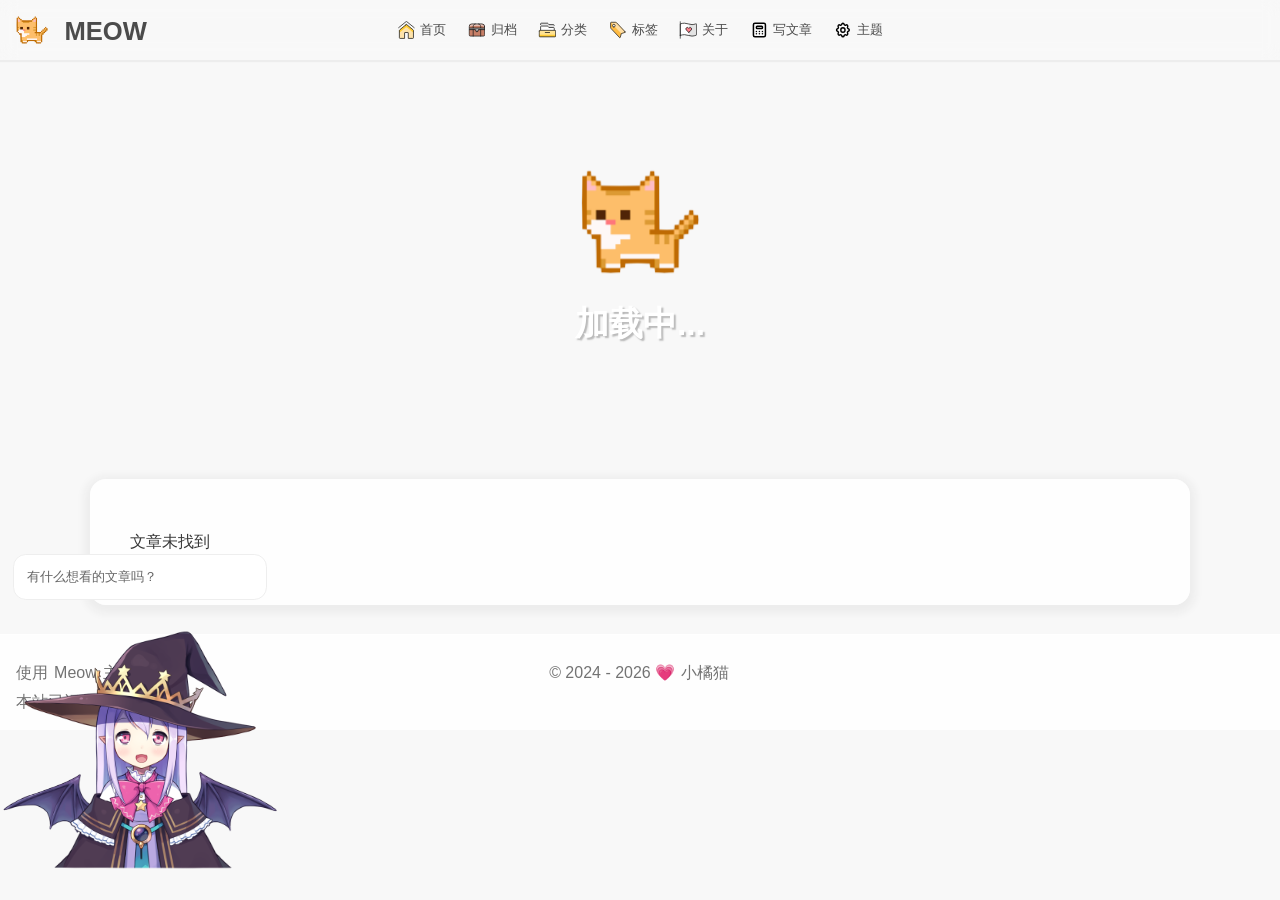
<file: post.html>
<!DOCTYPE html>
<html lang="zh-CN">
<head>
  <meta charset="utf-8">
  <meta name="viewport" content="width=device-width, initial-scale=1.0">
  <meta name="author" content="小橘猫">
  <meta name="copyright" content="小橘猫">
  <meta name="theme-color" content="#FFB347">
  <meta name="format-detection" content="telephone=no">
  <meta name="keywords" content="博客,技术,MEOW">
  <meta name="mobile-web-app-capable" content="yes">
  <meta name="apple-mobile-web-app-capable" content="yes">
  <meta name="apple-touch-fullscreen" content="yes">
  <meta name="application-name" content="文章详情 | MEOW">
  <meta name="apple-mobile-web-app-title" content="文章详情 | MEOW">
  <meta property="og:site_name" content="MEOW">
  <meta property="og:title" content="文章详情 | MEOW">
  <meta property="og:type" content="website">
  <meta name="robots" content="index,follow">
  <title>文章详情 | MEOW</title>
  <link rel="icon" href="assets/images/Hexo-Theme-MEOW.ico">
  <link rel="stylesheet" href="assets/css/style.min.css">
  <link rel="stylesheet" href="assets/css/theme-variables.css">
  <link rel="prefetch" href="index.html">
  <link rel="prefetch" href="archive.html">
  <link rel="prefetch" href="tags.html">
</head>
<body>

<header>
  <div id="navbar">
    <div id="nav-info">
      <a id="site-icon" href="index.html" title="首页">
        <img src="assets/images/Hexo-Theme-MEOW.png" alt="Logo">
      </a>
      <a id="site-name" href="index.html" title="首页">
        <div>MEOW</div>
        <img src="assets/svg/uc/uc-home.svg" class="icon" alt="home">
      </a>
    </div>
    <div id="nav-menu">
      
        <div class="menu-item">
          <a href="index.html">
            <img src="assets/svg/uc/uc-home.svg" class="icon" alt="home">
            <span>首页</span>
          </a>
        </div>
        <div class="menu-item">
          <a href="archive.html">
            <img src="assets/svg/uc/uc-archive.svg" class="icon" alt="archive">
            <span>归档</span>
          </a>
        </div>
        <div class="menu-item">
          <a href="categories.html">
            <img src="assets/svg/uc/uc-category.svg" class="icon" alt="category">
            <span>分类</span>
          </a>
        </div>
        <div class="menu-item">
          <a href="tags.html">
            <img src="assets/svg/uc/uc-tag.svg" class="icon" alt="tag">
            <span>标签</span>
          </a>
        </div>
        <div class="menu-item">
          <a href="about.html">
            <img src="assets/svg/uc/uc-about.svg" class="icon" alt="about">
            <span>关于</span>
          </a>
        </div>
        <div class="menu-item">
          <a href="admin.html">
            <img src="assets/svg/ta/ta-write.svg" class="icon" alt="write">
            <span>写文章</span>
          </a>
        </div>
        <div class="menu-item">
          <a href="theme-editor.html">
            <img src="assets/svg/ta/ta-setting.svg" class="icon" alt="setting">
            <span>主题</span>
          </a>
        </div>
    </div>
    <div id="nav-function">
      <div id="menu-btn">
        <a href="javascript:void(0);" title="菜单">
          <div class="hamburger-icon">
            <span></span>
            <span></span>
            <span></span>
          </div>
        </a>
      </div>
    </div>
    <div id="mobile-capsule">
      <a class="capsule-item" href="index.html"><img src="assets/svg/uc/uc-home.svg" class="icon" alt="home"><span>首页</span></a>
      <a class="capsule-item" href="archive.html"><img src="assets/svg/uc/uc-archive.svg" class="icon" alt="archive"><span>归档</span></a>
      <a class="capsule-item" href="categories.html"><img src="assets/svg/uc/uc-category.svg" class="icon" alt="category"><span>分类</span></a>
      <a class="capsule-item" href="tags.html"><img src="assets/svg/uc/uc-tag.svg" class="icon" alt="tag"><span>标签</span></a>
      <a class="capsule-item" href="about.html"><img src="assets/svg/uc/uc-about.svg" class="icon" alt="about"><span>关于</span></a>
      <div class="capsule-divider"></div>
      <a class="capsule-item" href="admin.html"><img src="assets/svg/ta/ta-write.svg" class="icon" alt="write"><span>写文章</span></a>
      <a class="capsule-item" href="theme-editor.html"><img src="assets/svg/ta/ta-setting.svg" class="icon" alt="setting"><span>主题</span></a>
    </div>
  </div>

  <div id="menu-overlay"></div>
</header>

<main>
  <div class="banner">
    <div class="banner-info">
      <div class="banner-avatar">
        <img src="assets/images/Hexo-Theme-MEOW.png" alt="Avatar">
      </div>
      <div class="banner-title" id="post-banner-title">加载中...</div>
    </div>
  </div>

  <div class="post-container">
    <div class="post-main">
      <div class="post-content" id="post-content-area">
        <!-- Article content will be loaded by JavaScript -->
      </div>

      <aside id="post-sidebar" status="show">
        <div id="toc-container">
          <div class="toc-title">
            <img src="assets/svg/ta/ta-toc.svg" class="icon" alt="toc">
            <span>目录</span>
          </div>
          <div class="toc-content" id="toc-div">
            <!-- TOC will be generated by JavaScript -->
          </div>
        </div>
      </aside>
    </div>
  </div>

  <div id="toolbar" hide="">
  <div id="toolbar-setting-container" hide="">
        <div class="toolbar-item">
          <button id="tool-color-mode" title="切换暗色模式" type="button">
            <img src="assets/svg/ta/ta-moon.svg" class="icon" alt="moon">
          </button>
        </div>
        <div class="toolbar-item">
          <button id="tool-share" class="copy-text" title="分享" type="button" data-text="">
            <img src="assets/svg/ta/ta-share.svg" class="icon" alt="share">
          </button>
        </div>
        <div class="toolbar-item">
          <button id="tool-font-size-plus" title="放大字体" type="button">
            <img src="assets/svg/ta/ta-text-plus.svg" class="icon" alt="text-plus">
          </button>
        </div>
        <div class="toolbar-item">
          <button id="tool-font-size-minus" title="缩小字体" type="button">
            <img src="assets/svg/ta/ta-text-minus.svg" class="icon" alt="text-minus">
          </button>
        </div></div>
  <div class="toolbar-container">
      <div class="toolbar-item">
        <button id="tool-setting" title="设置" type="button">
          <img src="assets/svg/uc/uc-setting.svg" class="icon" alt="setting">
        </button>
      </div>
      <div class="toolbar-item">
        <button id="tool-toc" title="目录" type="button">
          <img src="assets/svg/ta/ta-toc.svg" class="icon" alt="toc">
        </button>
      </div>
    <div class="toolbar-item">
      <button id="tool-gototop" title="回到顶部" type="button">
        <img src="assets/svg/uc/uc-up.svg" class="icon" alt="up">
      </button>
    </div></div>
</div>
</main>

<footer>
  <div class="footer">
    <div id="footer-copyright">
      © 2024 - 2026 <span>💗</span> 
      <a href="#">小橘猫</a>
    </div>
    <div id="footer-info">
      <div id="footer-framework">
        使用 <a href="https://github.com/chanwj/hexo-theme-meow" target="_blank">Meow</a> 主题构建
      </div>
      <div id="footer-runtime">
        <span id="runtime" data-startdate="">本站已运行 .年.月.天</span>
      </div>
    </div>
  </div>
</footer>

<script>
  var GLOBALCONFIG = {
    root: './',
    toolbar: true,
    lazyload_src: 'assets/images/Meow-Loading.webp',
    friends: false,
    album: '',
    codeblock: true,
    code_copy_text: false,
    share_text: '🐱Share From Meow',
    onblur_title: 'Please Come Back～✧(´▽`ʃ♡ƪ)',
    mouse_click: false,
    notify: {
      enable: false,
      info: '已复制到剪贴板',
      f12_info: '请尊重原创，不要抄袭代码哦～'
    },
    search: { enable: false, path: '', local: { top_n_per_article: 1, preload: false } },
    encrypt: false,
    category: false,
    site_name: 'MEOW'
  };

  if (!localStorage.getItem('color-mode')) {
    localStorage.setItem('color-mode', 'light');
  }
  document.body.setAttribute('data-mode', localStorage.getItem('color-mode'));
</script>
<script>
function loadConfig(callback) {
  function tryLoad(path) {
    var s = document.createElement('script');
    s.src = path;
    s.onload = function() { if (callback) callback(window.__site_config); };
    s.onerror = function() { if (callback) callback(null); };
    document.head.appendChild(s);
  }
  tryLoad('./content/config.js');
}
loadConfig(function(config) {
  if (config && config.start_date) {
    var rt = document.getElementById('runtime');
    if (rt) rt.setAttribute('data-startdate', config.start_date);
  }
});
</script>
<script src="assets/js/main.js"></script>
<script src="assets/js/lazyload.min.js"></script>
<script src="assets/js/view-image.min.js"></script>

<script>
  if (localStorage.getItem('font-size')) {
    document.querySelector('.post').style.fontSize = localStorage.getItem('font-size') + 'px';
  }
</script>
<script>
(function() {
  var params = new URLSearchParams(window.location.search);
  var articleId = params.get('id');

  if (!articleId) {
    document.getElementById('post-content-area').innerHTML = '<p>文章未找到</p>';
    return;
  }

  function loadArticles(callback) {
    function tryLoad(path) {
      var s = document.createElement('script');
      s.src = path;
      s.onload = function() { if (callback) callback(window.__articles); };
      s.onerror = function() { if (callback) callback(null); };
      document.head.appendChild(s);
    }
    tryLoad('./content/articles.js');
  }
  loadArticles(function(articles) {
    if (!articles) {
      console.error('加载文章列表失败');
      document.getElementById('post-content-area').innerHTML = '<p>加载文章失败</p>';
      return;
    }
      var article = articles.find(function(a) { return a.id === articleId; });
      if (!article) {
        document.getElementById('post-content-area').innerHTML = '<p>文章未找到</p>';
        return;
      }

      // Update page title
      document.title = article.title + ' | MEOW';

      // Update banner
      document.getElementById('post-banner-title').textContent = article.title;

      // Build post meta
      var catLinks = article.categories.map(function(c) { return '<a href="categories.html">' + c + '</a>'; }).join(' ');
      var tagLinks = article.tags.map(function(t) { return '<a href="tags.html">' + t + '</a>'; }).join(' ');

      var postHtml = '<h1 class="post-title">' + article.title + '</h1>';
      postHtml += '<div class="post-author"><span>作者：小橘猫</span></div>';
      postHtml += '<div class="post-meta"><div class="post-info"><div class="post-date">';
      postHtml += '<div class="post-pubdate"><img src="assets/svg/ta/ta-pubdate.svg" class="icon" alt="pubdate"><span>发布于 ' + article.date + '</span></div>';
      postHtml += '<div class="post-update"><img src="assets/svg/ta/ta-update.svg" class="icon" alt="update"><span>更新于 ' + article.updated + '</span></div>';
      postHtml += '</div><div class="post-attribute">';
      if (article.categories.length > 0) {
        postHtml += '<div class="post-categories"><img src="assets/svg/uc/uc-category.svg" class="icon" alt="category"><span>' + catLinks + '</span></div>';
      }
      if (article.tags.length > 0) {
        postHtml += '<div class="post-tags"><img src="assets/svg/uc/uc-tag.svg" class="icon" alt="tag"><span>' + tagLinks + '</span></div>';
      }
      postHtml += '</div></div>';

      // Cover image
      if (article.cover) {
        postHtml += '<img class="postcover" src="' + article.cover + '" alt="文章封面">';
      }

      // Article body
      postHtml += '<div class="post markdown">' + article.content + '</div>';

      // Copyright
      postHtml += '<div class="post-copyright">';
      postHtml += '<div class="post-copyright-info">本文作者：小橘猫 | 发布于 ' + article.date + '</div>';
      postHtml += '<div class="post-copyright-link"><span>本文链接：</span><a href="post.html?id=' + article.id + '">' + article.title + '</a></div>';
      postHtml += '<div class="post-copyright-detail">版权声明：本文采用 <a href="https://creativecommons.org/licenses/by-nc-sa/4.0/" title="署名-非商业性使用-相同方式共享" target="_blank">CC BY-NC-SA 4.0</a> 许可协议进行许可。</div>';
      postHtml += '<img class="post-copyright-icon noview" src="assets/images/Hexo-Theme-MEOW.png" alt="Logo">';
      postHtml += '</div>';

      // Tail tags
      if (article.tags.length > 0) {
        postHtml += '<div class="post-tail-tags">';
        article.tags.forEach(function(tag) {
          postHtml += '<a href="tags.html" class="post-tail-tags">' + tag + '</a> ';
        });
        postHtml += '</div>';
      }

      // Navigator (prev/next)
      var idx = articles.findIndex(function(a) { return a.id === articleId; });
      postHtml += '<div class="post-nav">';
      if (idx > 0) {
        var prev = articles[idx - 1];
        postHtml += '<a class="post-nav-prev" href="post.html?id=' + prev.id + '" title="' + prev.title + '">上一篇<span>' + prev.title + '</span></a>';
      } else {
        postHtml += '<a class="post-nav-prev" nopost="">上一篇<span>没有更早的文章了</span></a>';
      }
      if (idx < articles.length - 1) {
        var next = articles[idx + 1];
        postHtml += '<a class="post-nav-next" href="post.html?id=' + next.id + '" title="' + next.title + '">下一篇<span>' + next.title + '</span></a>';
      } else {
        postHtml += '<a class="post-nav-next" nopost="">下一篇<span>没有更新的文章了</span></a>';
      }
      postHtml += '</div>';

      document.getElementById('post-content-area').innerHTML = postHtml;

      // Generate TOC from headings
      var postEl = document.querySelector('.post.markdown');
      if (postEl) {
        var headings = postEl.querySelectorAll('h1, h2, h3');
        var tocHtml = '';
        headings.forEach(function(h, i) {
          if (!h.id) h.id = 'heading-' + i;
          var level = parseInt(h.tagName.substring(1));
          var indent = (level - 1) * 1;
          tocHtml += '<a class="toc-list-link" href="#' + h.id + '" style="padding-left:' + (indent * 0.8) + 'rem">' + h.textContent + '</a>';
        });
        document.getElementById('toc-div').innerHTML = tocHtml;
      }

      // Update share button data-text
      var shareBtn = document.getElementById('tool-share');
      if (shareBtn) {
        shareBtn.setAttribute('data-text', window.location.href);
      }

      // Re-init lazyload for new images
      if (typeof initLazyLoad === 'function') initLazyLoad();
      if (typeof initImageView === 'function') initImageView();
  });
})();
</script>
<!-- Live2D 看板娘 -->
<link href="assets/pio/pio.css" rel="stylesheet" type="text/css"/>
<div class="pio-container left">
    <div class="pio-action"></div>
    <canvas id="pio" width="280" height="320"></canvas>
</div>
<script src="assets/pio/l2d.js"></script>
<script src="assets/pio/pio.js"></script>
<script>
var pio = new Paul_Pio({
    "mode": "fixed",
    "hidden": true,
    "content": {
        "welcome": ["欢迎来到 MEOW 博客！", "今天也要元气满满哦~", "有什么想看的文章吗？"],
        "touch": ["你在干什么？", "别碰我！", "喵喵喵~"],
        "skin": ["想看看我的新衣服吗？", "新衣服真漂亮~"],
        "home": "点击这里回到首页！",
        "close": "下次再见吧~"
    },
    "model": ["assets/pio/models/pio/model.json"]
});
</script>
</body>
</html>
</file>
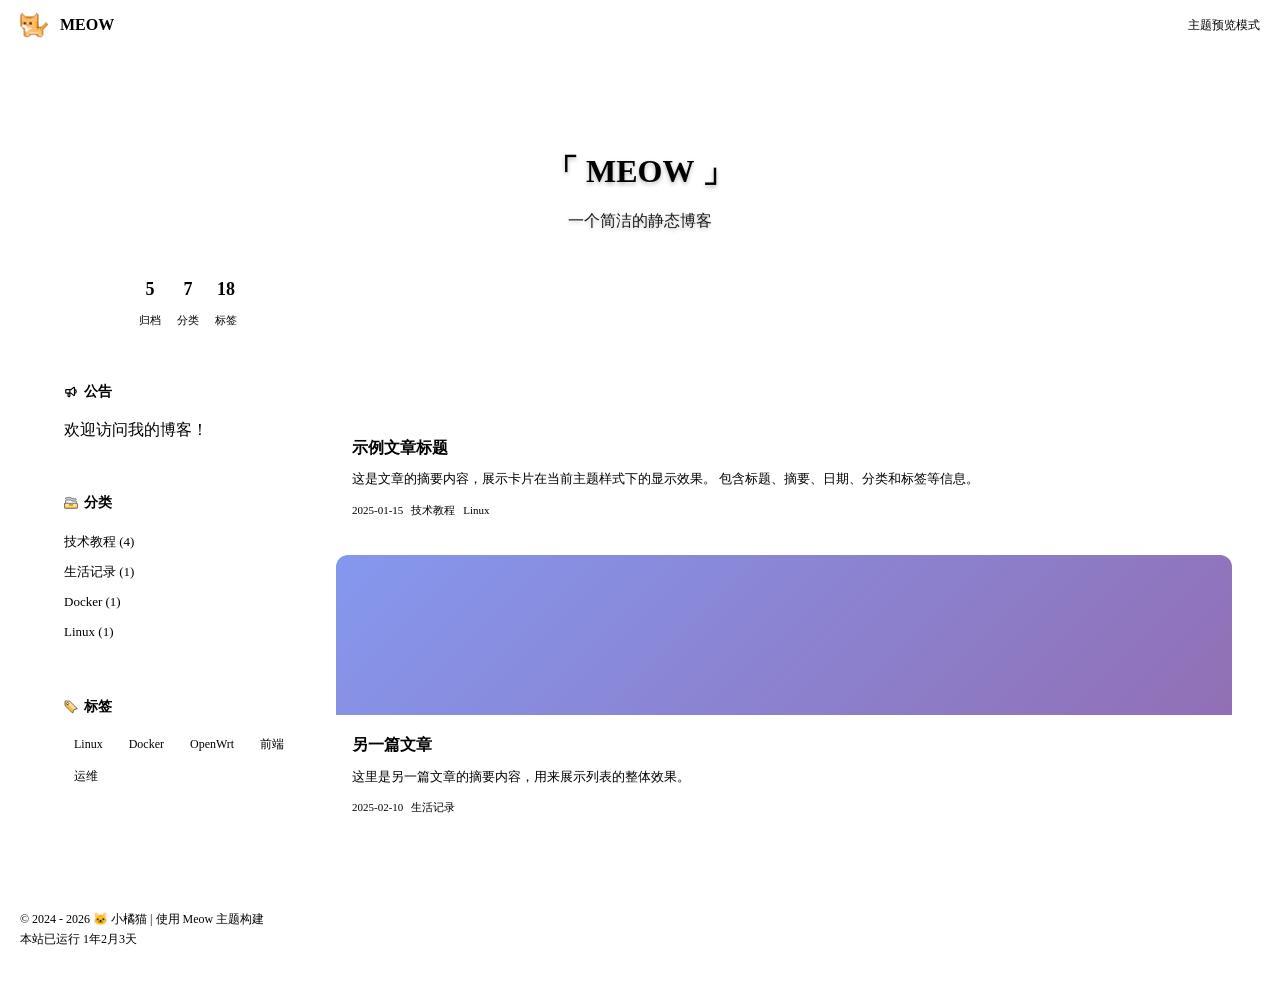
<file: preview.html>
<!DOCTYPE html>
<html lang="zh-CN">
<head>
  <meta charset="utf-8">
  <meta name="viewport" content="width=device-width, initial-scale=1.0">
  <title>主题预览 | MEOW</title>
  <link rel="stylesheet" href="assets/css/theme-variables.css">
  <link rel="stylesheet" href="assets/css/style.min.css">
  <style>
    /* 预览页面专用样式 - 最小化布局 */
    * { margin: 0; padding: 0; box-sizing: border-box; }
    body {
      font-family: var(--font-family);
      font-size: var(--font-base);
      line-height: var(--line-height);
      background: var(--bg-color);
      color: var(--text-color);
      transition: background 0.3s, color 0.3s;
    }

    /* 导航栏 - 固定顶部 */
    header {
      background: var(--header-bg);
      border-bottom: 1px solid var(--border-color);
      padding: 0 20px;
      height: 50px;
      display: flex;
      align-items: center;
      justify-content: space-between;
      position: sticky;
      top: 0;
      z-index: 100;
    }
    .nav-left { display: flex; align-items: center; gap: 12px; }
    .nav-left img { width: 28px; height: 28px; }
    .nav-left span { font-weight: bold; font-size: 16px; }
    .nav-right { font-size: 12px; color: var(--text-secondary); }

    /* 横幅 */
    .banner {
      height: 200px;
      background: var(--banner-bg);
      background-size: cover;
      background-position: center;
      display: flex;
      align-items: center;
      justify-content: center;
      flex-direction: column;
      color: var(--banner-text-color);
      text-shadow: 0 2px 4px rgba(0,0,0,0.3);
    }
    .banner h1 { font-size: 2rem; margin-bottom: 8px; }
    .banner p { font-size: 1rem; opacity: 0.9; }

    /* 主内容区 */
    .container {
      max-width: var(--content-max-width);
      margin: var(--spacing-unit) auto;
      padding: 0 var(--spacing-unit);
      display: flex;
      gap: var(--spacing-unit);
    }

    /* 侧边栏 */
    .sidebar {
      width: var(--sidebar-width);
      flex-shrink: 0;
    }
    .sidebar.left { order: -1; }

    /* 文章列表 */
    .main-content { flex: 1; }

    /* 卡片通用样式 */
    .card {
      background: var(--card-bg);
      border: 1px solid var(--border-color);
      border-radius: var(--card-radius);
      padding: 16px;
      margin-bottom: 16px;
    }
    .card-title {
      font-size: 14px;
      font-weight: 600;
      margin-bottom: 12px;
      display: flex;
      align-items: center;
      gap: 6px;
    }
    .card-title img { width: 14px; height: 14px; }
    .card-content a {
      display: block;
      color: var(--text-color);
      text-decoration: none;
      padding: 4px 0;
      font-size: 13px;
    }
    .card-content a:hover { color: var(--theme-color); }

    /* 统计数字 */
    .stats { display: flex; gap: 16px; justify-content: center; }
    .stat { text-align: center; }
    .stat-num { font-size: 18px; font-weight: bold; display: block; }
    .stat-text { font-size: 11px; color: var(--text-secondary); }

    /* 文章卡片 */
    .article-card {
      background: var(--card-bg);
      border: 1px solid var(--border-color);
      border-radius: var(--card-radius);
      overflow: hidden;
      margin-bottom: 20px;
      display: flex;
      flex-direction: column;
    }
    .article-cover {
      height: 160px;
      background: linear-gradient(135deg, var(--theme-color) 0%, var(--theme-color-dark) 100%);
      opacity: 0.8;
    }
    .article-cover img { width: 100%; height: 100%; object-fit: cover; }
    .article-body { padding: 16px; }
    .article-title {
      font-size: 16px;
      font-weight: 600;
      margin-bottom: 8px;
      color: var(--text-color);
    }
    .article-excerpt {
      font-size: 13px;
      color: var(--text-secondary);
      margin-bottom: 12px;
      line-height: 1.5;
    }
    .article-meta {
      font-size: 11px;
      color: var(--text-secondary);
      display: flex;
      gap: 8px;
    }

    /* 标签云 */
    .tag-cloud { display: flex; flex-wrap: wrap; gap: 6px; }
    .tag-cloud a {
      background: var(--tag-bg);
      color: var(--text-color);
      padding: 3px 10px;
      border-radius: 12px;
      font-size: 12px;
      text-decoration: none;
    }
    .tag-cloud a:hover { background: var(--theme-color); color: #fff; }

    /* 页脚 */
    footer {
      background: var(--footer-bg);
      border-top: 1px solid var(--border-color);
      padding: 16px 20px;
      text-align: center;
      font-size: 12px;
      color: var(--text-secondary);
      margin-top: 40px;
    }

    /* 响应式 */
    @media (max-width: 768px) {
      .container { flex-direction: column; }
      .sidebar { width: 100%; }
    }
  </style>
</head>
<body>

<header>
  <div class="nav-left">
    <img src="assets/images/Hexo-Theme-MEOW.png" alt="logo">
    <span>MEOW</span>
  </div>
  <div class="nav-right">主题预览模式</div>
</header>

<div class="banner">
  <h1>「 MEOW 」</h1>
  <p>一个简洁的静态博客</p>
</div>

<div class="container">
  <div class="sidebar left">
    <div class="card">
      <div class="stats">
        <div class="stat">
          <span class="stat-num">5</span>
          <span class="stat-text">归档</span>
        </div>
        <div class="stat">
          <span class="stat-num">7</span>
          <span class="stat-text">分类</span>
        </div>
        <div class="stat">
          <span class="stat-num">18</span>
          <span class="stat-text">标签</span>
        </div>
      </div>
    </div>

    <div class="card">
      <div class="card-title">
        <img src="assets/svg/ta/ta-announcement.svg" alt="">
        <span>公告</span>
      </div>
      <div class="card-content">
        <p>欢迎访问我的博客！</p>
      </div>
    </div>

    <div class="card">
      <div class="card-title">
        <img src="assets/svg/uc/uc-category.svg" alt="">
        <span>分类</span>
      </div>
      <div class="card-content">
        <a href="#">技术教程 (4)</a>
        <a href="#">生活记录 (1)</a>
        <a href="#">Docker (1)</a>
        <a href="#">Linux (1)</a>
      </div>
    </div>

    <div class="card">
      <div class="card-title">
        <img src="assets/svg/uc/uc-tag.svg" alt="">
        <span>标签</span>
      </div>
      <div class="card-content">
        <div class="tag-cloud">
          <a href="#">Linux</a>
          <a href="#">Docker</a>
          <a href="#">OpenWrt</a>
          <a href="#">前端</a>
          <a href="#">运维</a>
        </div>
      </div>
    </div>
  </div>

  <div class="main-content">
    <div class="article-card">
      <div class="article-cover"></div>
      <div class="article-body">
        <div class="article-title">示例文章标题</div>
        <div class="article-excerpt">
          这是文章的摘要内容，展示卡片在当前主题样式下的显示效果。
          包含标题、摘要、日期、分类和标签等信息。
        </div>
        <div class="article-meta">
          <span>2025-01-15</span>
          <span>技术教程</span>
          <span>Linux</span>
        </div>
      </div>
    </div>

    <div class="article-card">
      <div class="article-cover" style="background: linear-gradient(135deg, #667eea 0%, #764ba2 100%);"></div>
      <div class="article-body">
        <div class="article-title">另一篇文章</div>
        <div class="article-excerpt">
          这里是另一篇文章的摘要内容，用来展示列表的整体效果。
        </div>
        <div class="article-meta">
          <span>2025-02-10</span>
          <span>生活记录</span>
        </div>
      </div>
    </div>
  </div>
</div>

<footer>
  <p>© 2024 - 2026 🐱 小橘猫 | 使用 Meow 主题构建</p>
  <p>本站已运行 1年2月3天</p>
</footer>

<!-- 动态主题变量注入点 -->
<style id="custom-theme"></style>

<script>
(function() {
  // 从 URL 参数或 localStorage 读取主题配置
  const params = new URLSearchParams(window.location.search);
  let themeConfig = {};

  // 尝试从 localStorage 读取
  try {
    const saved = localStorage.getItem('meow-theme');
    if (saved) themeConfig = JSON.parse(saved);
  } catch(e) {}

  // 从 URL 参数覆盖
  params.forEach((value, key) => {
    themeConfig[key] = value;
  });

  // 应用主题变量
  const style = document.getElementById('custom-theme');
  let css = ':root {';

  if (themeConfig.themeColorLight) css += `--theme-color: ${themeConfig.themeColorLight}; `;
  if (themeConfig.themeColorDark) css += `--theme-color-dark: ${themeConfig.themeColorDark}; `;
  if (themeConfig.bgLight) css += `--bg-color: ${themeConfig.bgLight}; --bg-secondary: ${themeConfig.bgLight}; --card-bg: ${themeConfig.bgLight}; `;
  if (themeConfig.bgDark) css += `--bg-dark: ${themeConfig.bgDark}; --bg-secondary-dark: ${themeConfig.bgDark}; `;
  if (themeConfig.textLight) css += `--text-color: ${themeConfig.textLight}; `;
  if (themeConfig.textDark) css += `--text-dark: ${themeConfig.textDark}; `;
  if (themeConfig.sidebarPosition) css += `--sidebar-position: ${themeConfig.sidebarPosition}; `;
  if (themeConfig.sidebarWidth) css += `--sidebar-width: ${themeConfig.sidebarWidth}; `;
  if (themeConfig.contentMaxWidth) css += `--content-max-width: ${themeConfig.contentMaxWidth}; `;
  if (themeConfig.cardRadius) css += `--card-radius: ${themeConfig.cardRadius}px; `;
  if (themeConfig.spacingUnit) css += `--spacing-unit: ${themeConfig.spacingUnit}px; `;
  if (themeConfig.fontBase) css += `--font-base: ${themeConfig.fontBase}px; `;
  if (themeConfig.lineHeight) css += `--line-height: ${themeConfig.lineHeight}; `;

  css += '}';
  style.textContent = css;

  // 应用深色模式
  if (themeConfig.colorMode === 'dark') {
    document.body.setAttribute('data-mode', 'dark');
  }

  // 如果有banner背景色
  if (themeConfig.bannerBg) {
    document.querySelector('.banner').style.background = themeConfig.bannerBg;
  }
  if (themeConfig.bannerBgDark) {
    document.querySelector('.banner').setAttribute('data-bg-dark', themeConfig.bannerBgDark);
  }

  // 通知父窗口预览已加载
  if (window.parent !== window) {
    window.parent.postMessage({ type: 'previewLoaded' }, '*');
  }
})();
</script>

</body>
</html>
</file>
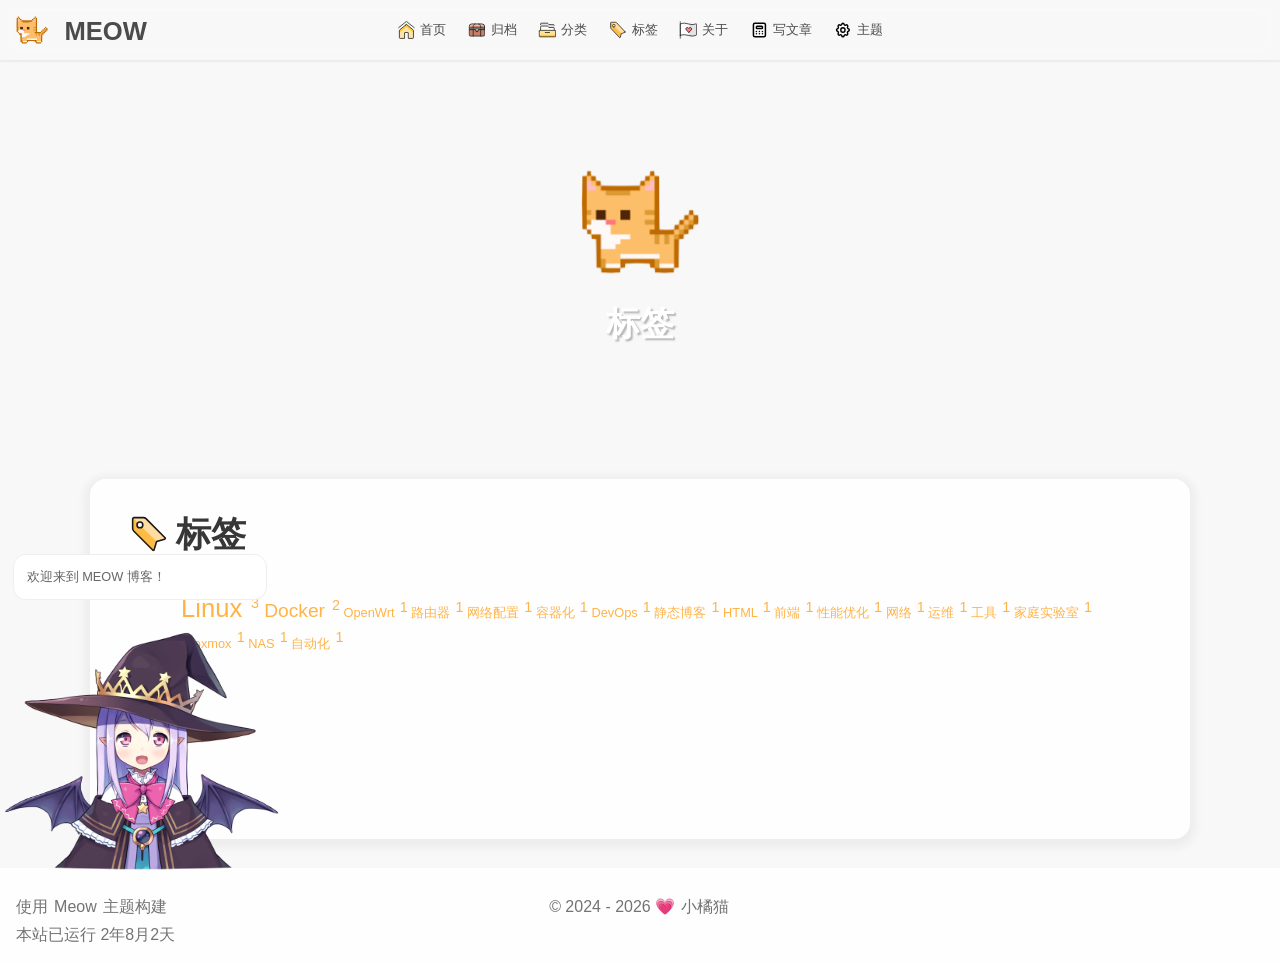
<file: tags.html>
<!DOCTYPE html>
<html lang="zh-CN">
<head>
  <meta charset="utf-8">
  <meta name="viewport" content="width=device-width, initial-scale=1.0">
  <meta name="author" content="小橘猫">
  <meta name="copyright" content="小橘猫">
  <meta name="theme-color" content="#FFB347">
  <meta name="format-detection" content="telephone=no">
  <meta name="keywords" content="博客,技术,MEOW">
  <meta name="mobile-web-app-capable" content="yes">
  <meta name="apple-mobile-web-app-capable" content="yes">
  <meta name="apple-touch-fullscreen" content="yes">
  <meta name="application-name" content="标签 | MEOW">
  <meta name="apple-mobile-web-app-title" content="标签 | MEOW">
  <meta property="og:site_name" content="MEOW">
  <meta property="og:title" content="标签 | MEOW">
  <meta property="og:type" content="website">
  <meta name="robots" content="index,follow">
  <title>标签 | MEOW</title>
  <link rel="icon" href="assets/images/Hexo-Theme-MEOW.ico">
  <link rel="stylesheet" href="assets/css/style.min.css">
  <link rel="stylesheet" href="assets/css/theme-variables.css">
  <link rel="prefetch" href="index.html">
  <link rel="prefetch" href="archive.html">
  <link rel="prefetch" href="tags.html">
</head>
<body>

<header>
  <div id="navbar">
    <div id="nav-info">
      <a id="site-icon" href="index.html" title="首页">
        <img src="assets/images/Hexo-Theme-MEOW.png" alt="Logo">
      </a>
      <a id="site-name" href="index.html" title="首页">
        <div>MEOW</div>
        <img src="assets/svg/uc/uc-home.svg" class="icon" alt="home">
      </a>
    </div>
    <div id="nav-menu">
      
        <div class="menu-item">
          <a href="index.html">
            <img src="assets/svg/uc/uc-home.svg" class="icon" alt="home">
            <span>首页</span>
          </a>
        </div>
        <div class="menu-item">
          <a href="archive.html">
            <img src="assets/svg/uc/uc-archive.svg" class="icon" alt="archive">
            <span>归档</span>
          </a>
        </div>
        <div class="menu-item">
          <a href="categories.html">
            <img src="assets/svg/uc/uc-category.svg" class="icon" alt="category">
            <span>分类</span>
          </a>
        </div>
        <div class="menu-item active">
          <a href="tags.html">
            <img src="assets/svg/uc/uc-tag.svg" class="icon" alt="tag">
            <span>标签</span>
          </a>
        </div>
        <div class="menu-item">
          <a href="about.html">
            <img src="assets/svg/uc/uc-about.svg" class="icon" alt="about">
            <span>关于</span>
          </a>
        </div>
        <div class="menu-item">
          <a href="admin.html">
            <img src="assets/svg/ta/ta-write.svg" class="icon" alt="write">
            <span>写文章</span>
          </a>
        </div>
        <div class="menu-item">
          <a href="theme-editor.html">
            <img src="assets/svg/ta/ta-setting.svg" class="icon" alt="setting">
            <span>主题</span>
          </a>
        </div>
    </div>
    <div id="nav-function">
      <div id="menu-btn">
        <a href="javascript:void(0);" title="菜单">
          <div class="hamburger-icon">
            <span></span>
            <span></span>
            <span></span>
          </div>
        </a>
      </div>
    </div>
    <div id="mobile-capsule">
      <a class="capsule-item" href="index.html"><img src="assets/svg/uc/uc-home.svg" class="icon" alt="home"><span>首页</span></a>
      <a class="capsule-item" href="archive.html"><img src="assets/svg/uc/uc-archive.svg" class="icon" alt="archive"><span>归档</span></a>
      <a class="capsule-item" href="categories.html"><img src="assets/svg/uc/uc-category.svg" class="icon" alt="category"><span>分类</span></a>
      <a class="capsule-item active" href="tags.html"><img src="assets/svg/uc/uc-tag.svg" class="icon" alt="tag"><span>标签</span></a>
      <a class="capsule-item" href="about.html"><img src="assets/svg/uc/uc-about.svg" class="icon" alt="about"><span>关于</span></a>
      <div class="capsule-divider"></div>
      <a class="capsule-item" href="admin.html"><img src="assets/svg/ta/ta-write.svg" class="icon" alt="write"><span>写文章</span></a>
      <a class="capsule-item" href="theme-editor.html"><img src="assets/svg/ta/ta-setting.svg" class="icon" alt="setting"><span>主题</span></a>
    </div>
  </div>

  <div id="menu-overlay"></div>
</header>

<main>
  <div class="banner">
    <div class="banner-info">
      <div class="banner-avatar">
        <img src="assets/images/Hexo-Theme-MEOW.png" alt="Avatar">
      </div>
      <div class="banner-title">标签</div>
    </div>
  </div>

  <div class="page-container">
    <div class="page-content">
      <div class="page-title">
        <div class="page-title-content">
          <img src="assets/svg/uc/uc-tag.svg" class="icon" alt="tag">
          <h1>标签</h1>
        </div>
      </div>
      <div class="page-main">
        <div class="tag-container" id="tag-container" tag-style="normal"></div>
      </div>
    </div>
  </div>

  <div id="toolbar" hide="">
  <div id="toolbar-setting-container" hide="">
        <div class="toolbar-item">
          <button id="tool-color-mode" title="切换暗色模式" type="button">
            <img src="assets/svg/ta/ta-moon.svg" class="icon" alt="moon">
          </button>
        </div>
        <div class="toolbar-item">
          <button id="tool-share" class="copy-text" title="分享" type="button" data-text="">
            <img src="assets/svg/ta/ta-share.svg" class="icon" alt="share">
          </button>
        </div></div>
  <div class="toolbar-container">
      <div class="toolbar-item">
        <button id="tool-setting" title="设置" type="button">
          <img src="assets/svg/uc/uc-setting.svg" class="icon" alt="setting">
        </button>
      </div>
    <div class="toolbar-item">
      <button id="tool-gototop" title="回到顶部" type="button">
        <img src="assets/svg/uc/uc-up.svg" class="icon" alt="up">
      </button>
    </div></div>
</div>
</main>

<footer>
  <div class="footer">
    <div id="footer-copyright">
      © 2024 - 2026 <span>💗</span> 
      <a href="#">小橘猫</a>
    </div>
    <div id="footer-info">
      <div id="footer-framework">
        使用 <a href="https://github.com/chanwj/hexo-theme-meow" target="_blank">Meow</a> 主题构建
      </div>
      <div id="footer-runtime">
        <span id="runtime" data-startdate="">本站已运行 .年.月.天</span>
      </div>
    </div>
  </div>
</footer>

<script>
  var GLOBALCONFIG = {
    root: './',
    toolbar: true,
    lazyload_src: 'assets/images/Meow-Loading.webp',
    friends: false,
    album: '',
    codeblock: false,
    code_copy_text: false,
    share_text: '🐱Share From Meow',
    onblur_title: 'Please Come Back～✧(´▽`ʃ♡ƪ)',
    mouse_click: false,
    notify: {
      enable: false,
      info: '已复制到剪贴板',
      f12_info: '请尊重原创，不要抄袭代码哦～'
    },
    search: { enable: false, path: '', local: { top_n_per_article: 1, preload: false } },
    encrypt: false,
    category: false,
    site_name: 'MEOW'
  };

  if (!localStorage.getItem('color-mode')) {
    localStorage.setItem('color-mode', 'light');
  }
  document.body.setAttribute('data-mode', localStorage.getItem('color-mode'));
</script>
<script>
function loadConfig(callback) {
  function tryLoad(path) {
    var s = document.createElement('script');
    s.src = path;
    s.onload = function() { if (callback) callback(window.__site_config); };
    s.onerror = function() { if (callback) callback(null); };
    document.head.appendChild(s);
  }
  tryLoad('./content/config.js');
}
loadConfig(function(config) {
  if (config && config.start_date) {
    var rt = document.getElementById('runtime');
    if (rt) rt.setAttribute('data-startdate', config.start_date);
  }
});
</script>
<script src="assets/js/main.js"></script>
<script src="assets/js/lazyload.min.js"></script>
<script src="assets/js/view-image.min.js"></script>

<script>
(function() {
  function loadArticles(callback) {
    function tryLoad(path) {
      var s = document.createElement('script');
      s.src = path;
      s.onload = function() { if (callback) callback(window.__articles); };
      s.onerror = function() { if (callback) callback(null); };
      document.head.appendChild(s);
    }
    tryLoad('./content/articles.js');
  }
  loadArticles(function(articles) {
    if (!articles) {
      console.error('加载文章列表失败');
      var listEl = document.getElementById('tag-container');
      if (listEl) listEl.innerHTML = '<p style="text-align:center;padding:2rem;">加载文章失败，请稍后重试。</p>';
      return;
    }
      var tagMap = {};
      var tagFirstArticle = {};
      articles.forEach(function(a) {
        a.tags.forEach(function(t) {
          tagMap[t] = (tagMap[t] || 0) + 1;
          if (!tagFirstArticle[t]) tagFirstArticle[t] = a.id;
        });
      });

      // Sort by count descending
      var sortedTags = Object.keys(tagMap).sort(function(a, b) {
        return tagMap[b] - tagMap[a];
      });

      var maxCount = Math.max.apply(null, Object.values(tagMap));
      var minCount = Math.min.apply(null, Object.values(tagMap));

      var container = document.getElementById('tag-container');
      var html = '';

      sortedTags.forEach(function(tag) {
        var count = tagMap[tag];
        var firstId = tagFirstArticle[tag];

        // Calculate font size based on count (tag cloud effect)
        var fontSize = 1;
        if (maxCount > minCount) {
          fontSize = 0.8 + (count - minCount) / (maxCount - minCount) * 0.8;
        }

        html += '<a href="post.html?id=' + firstId + '" class="tags" style="font-size:' + fontSize + 'rem">';
        html += '  ' + tag;
        html += '  <span class="tags-count">' + count + '</span>';
        html += '</a>';
      });

      container.innerHTML = html;
  });
})();
</script><!-- Live2D 看板娘 -->
<link href="assets/pio/pio.css" rel="stylesheet" type="text/css"/>
<div class="pio-container left">
    <div class="pio-action"></div>
    <canvas id="pio" width="280" height="320"></canvas>
</div>
<script src="assets/pio/l2d.js"></script>
<script src="assets/pio/pio.js"></script>
<script>
var pio = new Paul_Pio({
    "mode": "fixed",
    "hidden": true,
    "content": {
        "welcome": ["欢迎来到 MEOW 博客！", "今天也要元气满满哦~", "有什么想看的文章吗？"],
        "touch": ["你在干什么？", "别碰我！", "喵喵喵~"],
        "skin": ["想看看我的新衣服吗？", "新衣服真漂亮~"],
        "home": "点击这里回到首页！",
        "close": "下次再见吧~"
    },
    "model": ["assets/pio/models/pio/model.json"]
});
</script>
</body>
</html>
</file>
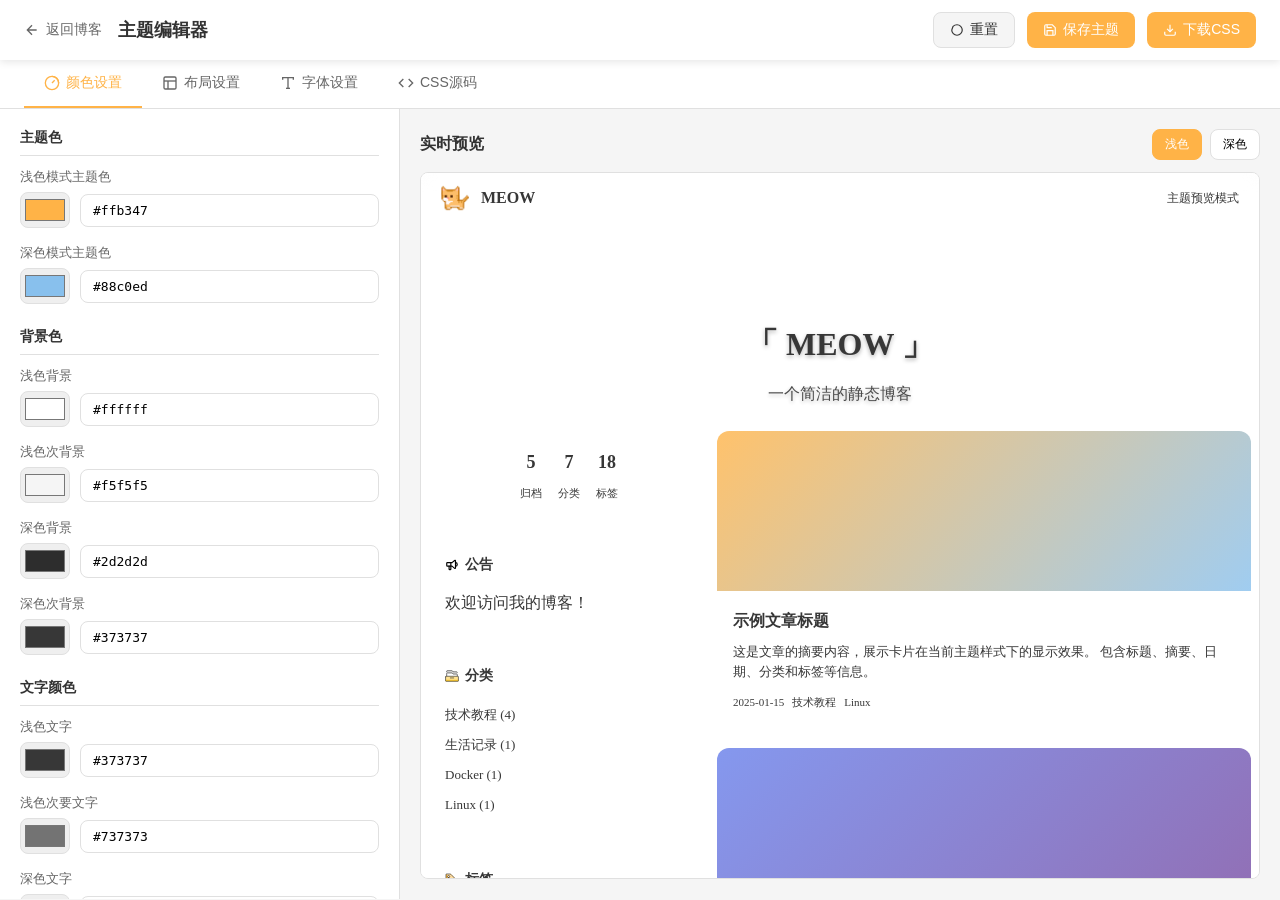
<file: theme-editor.html>
<!DOCTYPE html>
<html lang="zh-CN">
<head>
  <meta charset="utf-8">
  <meta name="viewport" content="width=device-width, initial-scale=1.0">
  <title>主题编辑器 - Meow 静态博客</title>
  <link rel="icon" href="assets/images/Hexo-Theme-MEOW.ico">
  <style>
    /* ========== 基础样式 ========== */
    * {
      margin: 0;
      padding: 0;
      box-sizing: border-box;
    }

    :root {
      --primary-color: #ffb347;
      --bg-color: #f5f5f5;
      --card-bg: #ffffff;
      --text-color: #333333;
      --text-secondary: #666666;
      --border-color: #e0e0e0;
      --shadow: 0 2px 8px rgba(0,0,0,0.1);
      --radius: 8px;
    }

    body {
      font-family: 'PingFang SC', 'Microsoft YaHei', -apple-system, BlinkMacSystemFont, sans-serif;
      background: var(--bg-color);
      color: var(--text-color);
      min-height: 100vh;
      font-size: 14px;
    }

    /* ========== 顶部导航 ========== */
    .header {
      background: var(--card-bg);
      box-shadow: var(--shadow);
      padding: 0 24px;
      height: 60px;
      display: flex;
      align-items: center;
      justify-content: space-between;
      position: sticky;
      top: 0;
      z-index: 100;
    }

    .header-left {
      display: flex;
      align-items: center;
      gap: 16px;
    }

    .back-btn {
      color: var(--text-secondary);
      text-decoration: none;
      display: flex;
      align-items: center;
      gap: 6px;
      transition: color 0.3s;
    }

    .back-btn:hover {
      color: var(--primary-color);
    }

    .header-title {
      font-size: 18px;
      font-weight: 600;
    }

    .header-actions {
      display: flex;
      gap: 12px;
    }

    .btn {
      padding: 8px 16px;
      border: none;
      border-radius: var(--radius);
      cursor: pointer;
      font-size: 14px;
      display: flex;
      align-items: center;
      gap: 6px;
      transition: all 0.3s;
    }

    .btn-primary {
      background: var(--primary-color);
      color: white;
    }

    .btn-primary:hover {
      opacity: 0.9;
      transform: translateY(-1px);
    }

    .btn-secondary {
      background: var(--bg-color);
      color: var(--text-color);
      border: 1px solid var(--border-color);
    }

    .btn-secondary:hover {
      background: var(--border-color);
    }

    /* ========== 标签页 ========== */
    .tabs {
      display: flex;
      background: var(--card-bg);
      border-bottom: 1px solid var(--border-color);
      padding: 0 24px;
    }

    .tab {
      padding: 14px 20px;
      cursor: pointer;
      border-bottom: 2px solid transparent;
      transition: all 0.3s;
      display: flex;
      align-items: center;
      gap: 6px;
      color: var(--text-secondary);
    }

    .tab:hover {
      color: var(--primary-color);
    }

    .tab.active {
      color: var(--primary-color);
      border-bottom-color: var(--primary-color);
    }

    /* ========== 主内容区 ========== */
    .main-container {
      display: flex;
      height: calc(100vh - 110px);
    }

    .editor-panel {
      width: 400px;
      background: var(--card-bg);
      border-right: 1px solid var(--border-color);
      overflow-y: auto;
      padding: 20px;
    }

    .preview-panel {
      flex: 1;
      padding: 20px;
      overflow: hidden;
      display: flex;
      flex-direction: column;
    }

    .preview-header {
      display: flex;
      justify-content: space-between;
      align-items: center;
      margin-bottom: 12px;
    }

    .preview-title {
      font-size: 16px;
      font-weight: 600;
    }

    .preview-mode-toggle {
      display: flex;
      gap: 8px;
    }

    .mode-btn {
      padding: 6px 12px;
      border: 1px solid var(--border-color);
      background: var(--card-bg);
      border-radius: var(--radius);
      cursor: pointer;
      font-size: 12px;
    }

    .mode-btn.active {
      background: var(--primary-color);
      color: white;
      border-color: var(--primary-color);
    }

    .preview-frame {
      flex: 1;
      border: 1px solid var(--border-color);
      border-radius: var(--radius);
      background: white;
      overflow: hidden;
    }

    .preview-frame iframe {
      width: 100%;
      height: 100%;
      border: none;
    }

    /* ========== 设置项样式 ========== */
    .tab-content {
      display: none;
    }

    .tab-content.active {
      display: block;
    }

    .setting-group {
      margin-bottom: 24px;
    }

    .setting-title {
      font-size: 14px;
      font-weight: 600;
      margin-bottom: 12px;
      color: var(--text-color);
      padding-bottom: 8px;
      border-bottom: 1px solid var(--border-color);
    }

    .setting-item {
      margin-bottom: 16px;
    }

    .setting-label {
      display: block;
      font-size: 13px;
      color: var(--text-secondary);
      margin-bottom: 6px;
    }

    .color-input-wrapper {
      display: flex;
      align-items: center;
      gap: 10px;
    }

    input[type="color"] {
      width: 50px;
      height: 36px;
      border: 1px solid var(--border-color);
      border-radius: var(--radius);
      cursor: pointer;
      padding: 2px;
    }

    input[type="text"] {
      flex: 1;
      padding: 8px 12px;
      border: 1px solid var(--border-color);
      border-radius: var(--radius);
      font-size: 13px;
      font-family: monospace;
    }

    input[type="range"] {
      width: 100%;
      height: 6px;
      -webkit-appearance: none;
      background: var(--border-color);
      border-radius: 3px;
      outline: none;
    }

    input[type="range"]::-webkit-slider-thumb {
      -webkit-appearance: none;
      width: 18px;
      height: 18px;
      background: var(--primary-color);
      border-radius: 50%;
      cursor: pointer;
    }

    .range-value {
      display: inline-block;
      margin-left: 8px;
      font-size: 13px;
      color: var(--text-secondary);
      min-width: 40px;
    }

    .radio-group {
      display: flex;
      gap: 16px;
    }

    .radio-item {
      display: flex;
      align-items: center;
      gap: 6px;
      cursor: pointer;
    }

    .radio-item input[type="radio"] {
      cursor: pointer;
    }

    /* ========== CSS源码编辑器 ========== */
    .css-editor {
      width: 100%;
      height: 400px;
      font-family: 'SF Mono', Monaco, Consolas, monospace;
      font-size: 13px;
      line-height: 1.6;
      padding: 16px;
      border: 1px solid var(--border-color);
      border-radius: var(--radius);
      background: #1e1e1e;
      color: #d4d4d4;
      resize: vertical;
      tab-size: 2;
    }

    .css-actions {
      display: flex;
      gap: 10px;
      margin-top: 12px;
    }

    /* ========== 提示消息 ========== */
    .toast {
      position: fixed;
      bottom: 24px;
      right: 24px;
      padding: 12px 20px;
      background: #333;
      color: white;
      border-radius: var(--radius);
      box-shadow: var(--shadow);
      opacity: 0;
      transform: translateY(20px);
      transition: all 0.3s;
      z-index: 1000;
    }

    .toast.show {
      opacity: 1;
      transform: translateY(0);
    }

    /* ========== 响应式 ========== */
    @media (max-width: 1024px) {
      .main-container {
        flex-direction: column;
      }

      .editor-panel {
        width: 100%;
        border-right: none;
        border-bottom: 1px solid var(--border-color);
        max-height: 50vh;
      }
    }
  </style>
</head>
<body>
  <!-- 顶部导航 -->
  <header class="header">
    <div class="header-left">
      <a href="index.html" class="back-btn">
        <svg width="16" height="16" viewBox="0 0 24 24" fill="none" stroke="currentColor" stroke-width="2">
          <path d="M19 12H5M12 19l-7-7 7-7"/>
        </svg>
        返回博客
      </a>
      <h1 class="header-title">主题编辑器</h1>
    </div>
    <div class="header-actions">
      <button class="btn btn-secondary" onclick="resetTheme()">
        <svg width="14" height="14" viewBox="0 0 24 24" fill="none" stroke="currentColor" stroke-width="2">
          <path d="M3 12a9 9 0 1 0 9-9 9.75 9.75 0 0 0-6.74 2.74L3 12"/>
        </svg>
        重置
      </button>
      <button class="btn btn-primary" onclick="saveTheme()">
        <svg width="14" height="14" viewBox="0 0 24 24" fill="none" stroke="currentColor" stroke-width="2">
          <path d="M19 21H5a2 2 0 0 1-2-2V5a2 2 0 0 1 2-2h11l5 5v11a2 2 0 0 1-2 2z"/>
          <polyline points="17 21 17 13 7 13 7 21"/>
          <polyline points="7 3 7 8 15 8"/>
        </svg>
        保存主题
      </button>
      <button class="btn btn-primary" onclick="downloadCSS()">
        <svg width="14" height="14" viewBox="0 0 24 24" fill="none" stroke="currentColor" stroke-width="2">
          <path d="M21 15v4a2 2 0 0 1-2 2H5a2 2 0 0 1-2-2v-4"/>
          <polyline points="7 10 12 15 17 10"/>
          <line x1="12" y1="15" x2="12" y2="3"/>
        </svg>
        下载CSS
      </button>
    </div>
  </header>

  <!-- 标签页 -->
  <div class="tabs">
    <div class="tab active" data-tab="colors">
      <svg width="16" height="16" viewBox="0 0 24 24" fill="none" stroke="currentColor" stroke-width="2">
        <circle cx="12" cy="12" r="10"/>
        <path d="M12 2a10 10 0 0 1 10 10"/>
        <path d="M12 12l4-4"/>
      </svg>
      颜色设置
    </div>
    <div class="tab" data-tab="layout">
      <svg width="16" height="16" viewBox="0 0 24 24" fill="none" stroke="currentColor" stroke-width="2">
        <rect x="3" y="3" width="18" height="18" rx="2"/>
        <path d="M3 9h18"/>
        <path d="M9 21V9"/>
      </svg>
      布局设置
    </div>
    <div class="tab" data-tab="typography">
      <svg width="16" height="16" viewBox="0 0 24 24" fill="none" stroke="currentColor" stroke-width="2">
        <polyline points="4 7 4 4 20 4 20 7"/>
        <line x1="9" y1="20" x2="15" y2="20"/>
        <line x1="12" y1="4" x2="12" y2="20"/>
      </svg>
      字体设置
    </div>
    <div class="tab" data-tab="css">
      <svg width="16" height="16" viewBox="0 0 24 24" fill="none" stroke="currentColor" stroke-width="2">
        <polyline points="16 18 22 12 16 6"/>
        <polyline points="8 6 2 12 8 18"/>
      </svg>
      CSS源码
    </div>
  </div>

  <!-- 主内容 -->
  <div class="main-container">
    <!-- 编辑器面板 -->
    <div class="editor-panel">
      <!-- 颜色设置 -->
      <div class="tab-content active" id="tab-colors">
        <div class="setting-group">
          <div class="setting-title">主题色</div>
          <div class="setting-item">
            <label class="setting-label">浅色模式主题色</label>
            <div class="color-input-wrapper">
              <input type="color" id="theme-color-light" value="#ffb347">
              <input type="text" id="theme-color-light-text" value="#ffb347">
            </div>
          </div>
          <div class="setting-item">
            <label class="setting-label">深色模式主题色</label>
            <div class="color-input-wrapper">
              <input type="color" id="theme-color-dark" value="#88c0ed">
              <input type="text" id="theme-color-dark-text" value="#88c0ed">
            </div>
          </div>
        </div>

        <div class="setting-group">
          <div class="setting-title">背景色</div>
          <div class="setting-item">
            <label class="setting-label">浅色背景</label>
            <div class="color-input-wrapper">
              <input type="color" id="bg-light" value="#ffffff">
              <input type="text" id="bg-light-text" value="#ffffff">
            </div>
          </div>
          <div class="setting-item">
            <label class="setting-label">浅色次背景</label>
            <div class="color-input-wrapper">
              <input type="color" id="bg-secondary-light" value="#f5f5f5">
              <input type="text" id="bg-secondary-light-text" value="#f5f5f5">
            </div>
          </div>
          <div class="setting-item">
            <label class="setting-label">深色背景</label>
            <div class="color-input-wrapper">
              <input type="color" id="bg-dark" value="#2d2d2d">
              <input type="text" id="bg-dark-text" value="#2d2d2d">
            </div>
          </div>
          <div class="setting-item">
            <label class="setting-label">深色次背景</label>
            <div class="color-input-wrapper">
              <input type="color" id="bg-secondary-dark" value="#373737">
              <input type="text" id="bg-secondary-dark-text" value="#373737">
            </div>
          </div>
        </div>

        <div class="setting-group">
          <div class="setting-title">文字颜色</div>
          <div class="setting-item">
            <label class="setting-label">浅色文字</label>
            <div class="color-input-wrapper">
              <input type="color" id="text-light" value="#373737">
              <input type="text" id="text-light-text" value="#373737">
            </div>
          </div>
          <div class="setting-item">
            <label class="setting-label">浅色次要文字</label>
            <div class="color-input-wrapper">
              <input type="color" id="text-secondary-light" value="#737373">
              <input type="text" id="text-secondary-light-text" value="#737373">
            </div>
          </div>
          <div class="setting-item">
            <label class="setting-label">深色文字</label>
            <div class="color-input-wrapper">
              <input type="color" id="text-dark" value="#bebec6">
              <input type="text" id="text-dark-text" value="#bebec6">
            </div>
          </div>
          <div class="setting-item">
            <label class="setting-label">深色次要文字</label>
            <div class="color-input-wrapper">
              <input type="color" id="text-secondary-dark" value="#8a8a8a">
              <input type="text" id="text-secondary-dark-text" value="#8a8a8a">
            </div>
          </div>
        </div>

        <div class="setting-group">
          <div class="setting-title">链接与代码</div>
          <div class="setting-item">
            <label class="setting-label">浅色链接色</label>
            <div class="color-input-wrapper">
              <input type="color" id="link-light" value="#ffb347">
              <input type="text" id="link-light-text" value="#ffb347">
            </div>
          </div>
          <div class="setting-item">
            <label class="setting-label">深色链接色</label>
            <div class="color-input-wrapper">
              <input type="color" id="link-dark" value="#88c0ed">
              <input type="text" id="link-dark-text" value="#88c0ed">
            </div>
          </div>
          <div class="setting-item">
            <label class="setting-label">代码块背景（浅色）</label>
            <div class="color-input-wrapper">
              <input type="color" id="code-bg-light" value="#f1f1f1">
              <input type="text" id="code-bg-light-text" value="#f1f1f1">
            </div>
          </div>
          <div class="setting-item">
            <label class="setting-label">代码块背景（深色）</label>
            <div class="color-input-wrapper">
              <input type="color" id="code-bg-dark" value="#1a1a1a">
              <input type="text" id="code-bg-dark-text" value="#1a1a1a">
            </div>
          </div>
        </div>
      </div>

      <!-- 布局设置 -->
      <div class="tab-content" id="tab-layout">
        <div class="setting-group">
          <div class="setting-title">侧边栏位置</div>
          <div class="setting-item">
            <div class="radio-group">
              <label class="radio-item">
                <input type="radio" name="sidebar-position" value="left" checked>
                <span>左侧</span>
              </label>
              <label class="radio-item">
                <input type="radio" name="sidebar-position" value="right">
                <span>右侧</span>
              </label>
            </div>
          </div>
        </div>

        <div class="setting-group">
          <div class="setting-title">尺寸设置</div>
          <div class="setting-item">
            <label class="setting-label">侧边栏宽度 <span class="range-value" id="sidebar-width-value">280px</span></label>
            <input type="range" id="sidebar-width" min="200" max="400" value="280">
          </div>
          <div class="setting-item">
            <label class="setting-label">内容最大宽度 <span class="range-value" id="content-max-width-value">1200px</span></label>
            <input type="range" id="content-max-width" min="800" max="1600" value="1200" step="50">
          </div>
          <div class="setting-item">
            <label class="setting-label">卡片圆角 <span class="range-value" id="card-radius-value">12px</span></label>
            <input type="range" id="card-radius" min="0" max="24" value="12">
          </div>
          <div class="setting-item">
            <label class="setting-label">基础间距 <span class="range-value" id="spacing-unit-value">8px</span></label>
            <input type="range" id="spacing-unit" min="4" max="16" value="8">
          </div>
          <div class="setting-item">
            <label class="setting-label">内容内边距 <span class="range-value" id="content-padding-value">24px</span></label>
            <input type="range" id="content-padding" min="8" max="48" value="24">
          </div>
        </div>
      </div>

      <!-- 字体设置 -->
      <div class="tab-content" id="tab-typography">
        <div class="setting-group">
          <div class="setting-title">基础字体</div>
          <div class="setting-item">
            <label class="setting-label">基础字体大小 <span class="range-value" id="font-size-base-value">16px</span></label>
            <input type="range" id="font-size-base" min="12" max="20" value="16">
          </div>
          <div class="setting-item">
            <label class="setting-label">行高 <span class="range-value" id="line-height-value">1.7</span></label>
            <input type="range" id="line-height" min="1.2" max="2.0" value="1.7" step="0.1">
          </div>
        </div>

        <div class="setting-group">
          <div class="setting-title">标题字体大小</div>
          <div class="setting-item">
            <label class="setting-label">H1 <span class="range-value" id="h1-size-value">2.0em</span></label>
            <input type="range" id="h1-size" min="1.5" max="3.0" value="2.0" step="0.1">
          </div>
          <div class="setting-item">
            <label class="setting-label">H2 <span class="range-value" id="h2-size-value">1.75em</span></label>
            <input type="range" id="h2-size" min="1.3" max="2.5" value="1.75" step="0.05">
          </div>
          <div class="setting-item">
            <label class="setting-label">H3 <span class="range-value" id="h3-size-value">1.5em</span></label>
            <input type="range" id="h3-size" min="1.1" max="2.0" value="1.5" step="0.05">
          </div>
          <div class="setting-item">
            <label class="setting-label">H4 <span class="range-value" id="h4-size-value">1.25em</span></label>
            <input type="range" id="h4-size" min="1.0" max="1.8" value="1.25" step="0.05">
          </div>
        </div>
      </div>

      <!-- CSS源码 -->
      <div class="tab-content" id="tab-css">
        <div class="setting-group">
          <div class="setting-title">生成的CSS变量</div>
          <p style="font-size: 12px; color: var(--text-secondary); margin-bottom: 12px;">
            您可以直接编辑CSS代码，修改后会实时预览。点击"应用"按钮保存更改。
          </p>
          <textarea class="css-editor" id="css-editor" spellcheck="false"></textarea>
          <div class="css-actions">
            <button class="btn btn-primary" onclick="applyCustomCSS()">应用CSS</button>
            <button class="btn btn-secondary" onclick="generateCSS()">重新生成</button>
          </div>
        </div>
      </div>
    </div>

    <!-- 预览面板 -->
    <div class="preview-panel">
      <div class="preview-header">
        <span class="preview-title">实时预览</span>
        <div class="preview-mode-toggle">
          <button class="mode-btn active" data-mode="light" onclick="setPreviewMode('light')">浅色</button>
          <button class="mode-btn" data-mode="dark" onclick="setPreviewMode('dark')">深色</button>
        </div>
      </div>
      <div class="preview-frame">
        <iframe id="preview-frame" src="preview.html"></iframe>
      </div>
    </div>
  </div>

  <!-- 提示消息 -->
  <div class="toast" id="toast"></div>

  <script>
    // 默认主题配置
    const defaultTheme = {
      // 主题色
      'theme-color-light': '#ffb347',
      'theme-color-dark': '#88c0ed',
      // 背景色
      'bg-light': '#ffffff',
      'bg-secondary-light': '#f5f5f5',
      'bg-dark': '#2d2d2d',
      'bg-secondary-dark': '#373737',
      // 文字颜色
      'text-light': '#373737',
      'text-secondary-light': '#737373',
      'text-dark': '#bebec6',
      'text-secondary-dark': '#8a8a8a',
      // 链接与代码
      'link-light': '#ffb347',
      'link-dark': '#88c0ed',
      'code-bg-light': '#f1f1f1',
      'code-bg-dark': '#1a1a1a',
      // 布局
      'sidebar-position': 'left',
      'sidebar-width': 280,
      'content-max-width': 1200,
      'card-radius': 12,
      'spacing-unit': 8,
      'content-padding': 24,
      // 字体
      'font-size-base': 16,
      'line-height': 1.7,
      'h1-size': 2.0,
      'h2-size': 1.75,
      'h3-size': 1.5,
      'h4-size': 1.25
    };

    // 当前主题配置
    let currentTheme = { ...defaultTheme };
    let customCSSCode = '';

    // 初始化
    document.addEventListener('DOMContentLoaded', function() {
      loadTheme();
      initEventListeners();
      updatePreview();
      generateCSS();
    });

    // 初始化事件监听
    function initEventListeners() {
      // 标签页切换
      document.querySelectorAll('.tab').forEach(tab => {
        tab.addEventListener('click', function() {
          const tabId = this.dataset.tab;
          switchTab(tabId);
        });
      });

      // 颜色输入同步
      const colorInputs = [
        'theme-color-light', 'theme-color-dark',
        'bg-light', 'bg-secondary-light', 'bg-dark', 'bg-secondary-dark',
        'text-light', 'text-secondary-light', 'text-dark', 'text-secondary-dark',
        'link-light', 'link-dark', 'code-bg-light', 'code-bg-dark'
      ];

      colorInputs.forEach(id => {
        const colorInput = document.getElementById(id);
        const textInput = document.getElementById(id + '-text');
        
        if (colorInput && textInput) {
          colorInput.addEventListener('input', function() {
            textInput.value = this.value;
            currentTheme[id] = this.value;
            updatePreview();
            generateCSS();
          });
          
          textInput.addEventListener('change', function() {
            if (/^#[0-9A-Fa-f]{6}$/.test(this.value)) {
              colorInput.value = this.value;
              currentTheme[id] = this.value;
              updatePreview();
              generateCSS();
            }
          });
        }
      });

      // 滑块输入
      const rangeInputs = [
        'sidebar-width', 'content-max-width', 'card-radius', 'spacing-unit', 'content-padding',
        'font-size-base', 'line-height', 'h1-size', 'h2-size', 'h3-size', 'h4-size'
      ];

      rangeInputs.forEach(id => {
        const input = document.getElementById(id);
        const valueDisplay = document.getElementById(id + '-value');
        
        if (input) {
          input.addEventListener('input', function() {
            const value = parseFloat(this.value);
            currentTheme[id] = value;
            
            let displayValue = value;
            let unit = '';
            
            if (id === 'line-height') {
              unit = '';
            } else if (id.includes('size') && id !== 'font-size-base') {
              unit = 'em';
            } else {
              unit = 'px';
            }
            
            if (valueDisplay) {
              valueDisplay.textContent = displayValue + unit;
            }
            
            updatePreview();
            generateCSS();
          });
        }
      });

      // 侧边栏位置
      document.querySelectorAll('input[name="sidebar-position"]').forEach(radio => {
        radio.addEventListener('change', function() {
          currentTheme['sidebar-position'] = this.value;
          updatePreview();
          generateCSS();
        });
      });
    }

    // 切换标签页
    function switchTab(tabId) {
      document.querySelectorAll('.tab').forEach(t => t.classList.remove('active'));
      document.querySelectorAll('.tab-content').forEach(t => t.classList.remove('active'));
      
      document.querySelector(`.tab[data-tab="${tabId}"]`).classList.add('active');
      document.getElementById(`tab-${tabId}`).classList.add('active');
    }

    // 设置预览模式
    function setPreviewMode(mode) {
      document.querySelectorAll('.mode-btn').forEach(btn => btn.classList.remove('active'));
      document.querySelector(`.mode-btn[data-mode="${mode}"]`).classList.add('active');
      
      // 重新加载预览以应用新模式
      updatePreview();
    }

    // 生成CSS代码
    function generateCSS() {
      const css = `/* Meow 主题自定义样式 - 由主题编辑器生成 */
:root {
  /* 主题色 */
  --theme-color-light: ${currentTheme['theme-color-light']};
  --theme-color-dark: ${currentTheme['theme-color-dark']};
  
  /* 浅色模式 */
  --bg-light: ${currentTheme['bg-light']};
  --bg-secondary-light: ${currentTheme['bg-secondary-light']};
  --text-light: ${currentTheme['text-light']};
  --text-secondary-light: ${currentTheme['text-secondary-light']};
  --link-light: ${currentTheme['link-light']};
  --code-bg-light: ${currentTheme['code-bg-light']};
  
  /* 深色模式 */
  --bg-dark: ${currentTheme['bg-dark']};
  --bg-secondary-dark: ${currentTheme['bg-secondary-dark']};
  --text-dark: ${currentTheme['text-dark']};
  --text-secondary-dark: ${currentTheme['text-secondary-dark']};
  --link-dark: ${currentTheme['link-dark']};
  --code-bg-dark: ${currentTheme['code-bg-dark']};
  
  /* 布局 */
  --sidebar-position: ${currentTheme['sidebar-position']};
  --sidebar-width: ${currentTheme['sidebar-width']}px;
  --content-max-width: ${currentTheme['content-max-width']}px;
  --card-radius: ${currentTheme['card-radius']}px;
  --spacing-unit: ${currentTheme['spacing-unit']}px;
  --content-padding: ${currentTheme['content-padding']}px;
  
  /* 字体 */
  --font-size-base: ${currentTheme['font-size-base']}px;
  --line-height: ${currentTheme['line-height']};
  --h1-size: ${currentTheme['h1-size']}em;
  --h2-size: ${currentTheme['h2-size']}em;
  --h3-size: ${currentTheme['h3-size']}em;
  --h4-size: ${currentTheme['h4-size']}em;
}

/* 侧边栏位置 */
body[data-sidebar='right'] .home-main {
  flex-direction: row-reverse;
}

body[data-sidebar='right'] .home-sidebar {
  order: 1;
}

body[data-sidebar='right'] .home-article-list {
  order: 0;
}

/* 应用字体设置 */
body {
  font-size: var(--font-size-base);
  line-height: var(--line-height);
}

h1 { font-size: var(--h1-size); }
h2 { font-size: var(--h2-size); }
h3 { font-size: var(--h3-size); }
h4 { font-size: var(--h4-size); }
`;

      customCSSCode = css;
      document.getElementById('css-editor').value = css;
      return css;
    }

    // 应用自定义CSS
    function applyCustomCSS() {
      customCSSCode = document.getElementById('css-editor').value;
      updatePreview();
      showToast('CSS已应用');
    }

    // 更新预览 - 通过URL参数传递配置
    function updatePreview() {
      const iframe = document.getElementById('preview-frame');
      
      // 构建URL参数
      const params = new URLSearchParams();
      params.set('themeColorLight', currentTheme['theme-color-light']);
      params.set('themeColorDark', currentTheme['theme-color-dark']);
      params.set('bgLight', currentTheme['bg-light']);
      params.set('bgDark', currentTheme['bg-dark']);
      params.set('textLight', currentTheme['text-light']);
      params.set('textDark', currentTheme['text-dark']);
      params.set('sidebarPosition', currentTheme['sidebar-position']);
      params.set('sidebarWidth', currentTheme['sidebar-width'] + 'px');
      params.set('contentMaxWidth', currentTheme['content-max-width'] + 'px');
      params.set('cardRadius', currentTheme['card-radius']);
      params.set('spacingUnit', currentTheme['spacing-unit']);
      params.set('fontBase', currentTheme['font-size-base']);
      params.set('lineHeight', currentTheme['line-height']);
      
      // 获取当前预览模式
      const activeMode = document.querySelector('.mode-btn.active');
      if (activeMode) {
        params.set('colorMode', activeMode.dataset.mode);
      }
      
      // 重新加载iframe（带参数）
      iframe.src = 'preview.html?' + params.toString();
    }

    // 应用主题到iframe（备用方法，如果iframe已加载）
    function applyThemeToIframe(iframe) {
      // 现在通过URL参数传递，此方法作为备用
      const doc = iframe.contentDocument;
      if (!doc) return;
      
      // 应用当前预览模式
      const activeMode = document.querySelector('.mode-btn.active');
      if (activeMode && doc.body) {
        doc.body.setAttribute('data-mode', activeMode.dataset.mode);
      }
    }

    // 保存主题
    function saveTheme() {
      localStorage.setItem('meow-theme-config', JSON.stringify(currentTheme));
      localStorage.setItem('meow-theme-css', customCSSCode || generateCSS());
      showToast('主题已保存到本地存储');
    }

    // 加载主题
    function loadTheme() {
      const saved = localStorage.getItem('meow-theme-config');
      if (saved) {
        try {
          const config = JSON.parse(saved);
          currentTheme = { ...defaultTheme, ...config };
          
          // 应用保存的值到表单
          applyThemeToForm();
          
          // 加载保存的CSS
          const savedCSS = localStorage.getItem('meow-theme-css');
          if (savedCSS) {
            customCSSCode = savedCSS;
            document.getElementById('css-editor').value = savedCSS;
          }
        } catch (e) {
          console.error('加载主题失败:', e);
        }
      }
    }

    // 应用主题值到表单
    function applyThemeToForm() {
      // 颜色输入
      const colorInputs = [
        'theme-color-light', 'theme-color-dark',
        'bg-light', 'bg-secondary-light', 'bg-dark', 'bg-secondary-dark',
        'text-light', 'text-secondary-light', 'text-dark', 'text-secondary-dark',
        'link-light', 'link-dark', 'code-bg-light', 'code-bg-dark'
      ];
      
      colorInputs.forEach(id => {
        const colorInput = document.getElementById(id);
        const textInput = document.getElementById(id + '-text');
        if (colorInput && currentTheme[id]) {
          colorInput.value = currentTheme[id];
          if (textInput) textInput.value = currentTheme[id];
        }
      });
      
      // 滑块
      const rangeInputs = [
        'sidebar-width', 'content-max-width', 'card-radius', 'spacing-unit', 'content-padding',
        'font-size-base', 'line-height', 'h1-size', 'h2-size', 'h3-size', 'h4-size'
      ];
      
      rangeInputs.forEach(id => {
        const input = document.getElementById(id);
        const valueDisplay = document.getElementById(id + '-value');
        if (input && currentTheme[id] !== undefined) {
          input.value = currentTheme[id];
          if (valueDisplay) {
            let unit = '';
            if (id === 'line-height') unit = '';
            else if (id.includes('size') && id !== 'font-size-base') unit = 'em';
            else unit = 'px';
            valueDisplay.textContent = currentTheme[id] + unit;
          }
        }
      });
      
      // 侧边栏位置
      const sidebarRadio = document.querySelector(`input[name="sidebar-position"][value="${currentTheme['sidebar-position']}"]`);
      if (sidebarRadio) sidebarRadio.checked = true;
    }

    // 重置主题
    function resetTheme() {
      if (confirm('确定要重置为默认主题吗？所有自定义设置将丢失。')) {
        currentTheme = { ...defaultTheme };
        customCSSCode = '';
        applyThemeToForm();
        generateCSS();
        updatePreview();
        localStorage.removeItem('meow-theme-config');
        localStorage.removeItem('meow-theme-css');
        showToast('主题已重置');
      }
    }

    // 下载CSS
    function downloadCSS() {
      const css = customCSSCode || generateCSS();
      const blob = new Blob([css], { type: 'text/css' });
      const url = URL.createObjectURL(blob);
      const a = document.createElement('a');
      a.href = url;
      a.download = 'theme.css';
      document.body.appendChild(a);
      a.click();
      document.body.removeChild(a);
      URL.revokeObjectURL(url);
      showToast('CSS文件已下载');
    }

    // 显示提示
    function showToast(message) {
      const toast = document.getElementById('toast');
      toast.textContent = message;
      toast.classList.add('show');
      setTimeout(() => {
        toast.classList.remove('show');
      }, 3000);
    }
  </script>
</body>
</html>
</file>
<file: assets/css/theme-variables.css>
/**
 * Meow 主题变量文件
 * 用于主题编辑器自定义样式
 * 此文件会被 theme-editor 生成的 CSS 覆盖
 */

:root {
  /* ========== 主题色 ========== */
  --theme-color-light: #ffb347;
  --theme-color-dark: #88c0ed;
  
  /* ========== 浅色模式颜色 ========== */
  --bg-light: #ffffff;
  --bg-secondary-light: #f5f5f5;
  --bg-body-light: #f8f8f8;
  --text-light: #373737;
  --text-secondary-light: #737373;
  --text-tertiary-light: #9b9b9b;
  --link-light: #ffb347;
  --border-light: #d7d7d7;
  --card-bg-light: #ffffff;
  --code-bg-light: #f1f1f1;
  
  /* ========== 深色模式颜色 ========== */
  --bg-dark: #2d2d2d;
  --bg-secondary-dark: #373737;
  --bg-body-dark: #202124;
  --text-dark: #bebec6;
  --text-secondary-dark: #8a8a8a;
  --text-tertiary-dark: #666666;
  --link-dark: #88c0ed;
  --border-dark: #454545;
  --card-bg-dark: #2d2d2d;
  --code-bg-dark: #1a1a1a;
  
  /* ========== 布局设置 ========== */
  --sidebar-position: left;
  --sidebar-width: 280px;
  --content-max-width: 1200px;
  --card-radius: 12px;
  --spacing-unit: 8px;
  --content-padding: 24px;
  
  /* ========== 字体设置 ========== */
  --font-size-base: 16px;
  --font-size-small: 14px;
  --font-size-large: 18px;
  --line-height: 1.7;
  --font-family-base: 'PingFang SC', 'Microsoft YaHei', -apple-system, BlinkMacSystemFont, sans-serif;
  --font-family-code: 'SF Mono', Monaco, 'Cascadia Code', 'Roboto Mono', Consolas, 'Courier New', monospace;
  
  /* ========== 标题字体大小 ========== */
  --h1-size: 2em;
  --h2-size: 1.75em;
  --h3-size: 1.5em;
  --h4-size: 1.25em;
  --h5-size: 1.1em;
  --h6-size: 1em;
  
  /* ========== 阴影设置 ========== */
  --shadow-sm: 0 1px 2px rgba(0, 0, 0, 0.05);
  --shadow-md: 0 3px 8px 6px rgba(42, 42, 42, 0.051);
  --shadow-lg: 0 10px 20px rgba(0, 0, 0, 0.1);
}

/* ========== 浅色模式变量映射 ========== */
body[data-mode='light'] {
  --theme-color: var(--theme-color-light);
  --background-color: var(--bg-light);
  --background-color-secondary: var(--bg-secondary-light);
  --background-color-body: var(--bg-body-light);
  --font-color: var(--text-light);
  --font-color-secondary: var(--text-secondary-light);
  --font-color-tertiary: var(--text-tertiary-light);
  --link-color: var(--link-light);
  --border-color: var(--border-light);
  --card-background: var(--card-bg-light);
  --code-background: var(--code-bg-light);
}

/* ========== 深色模式变量映射 ========== */
body[data-mode='dark'] {
  --theme-color: var(--theme-color-dark);
  --background-color: var(--bg-dark);
  --background-color-secondary: var(--bg-secondary-dark);
  --background-color-body: var(--bg-body-dark);
  --font-color: var(--text-dark);
  --font-color-secondary: var(--text-secondary-dark);
  --font-color-tertiary: var(--text-tertiary-dark);
  --link-color: var(--link-dark);
  --border-color: var(--border-dark);
  --card-background: var(--card-bg-dark);
  --code-background: var(--code-bg-dark);
}

/* ========== 侧边栏位置控制 ========== */
.home-main {
  display: flex;
  flex-direction: row;
  gap: calc(var(--spacing-unit) * 3);
}

body[data-sidebar='left'] .home-main,
body:not([data-sidebar]) .home-main,
:root .home-main {
  flex-direction: row;
}

body[data-sidebar='left'] .home-sidebar,
body:not([data-sidebar]) .home-sidebar,
:root .home-sidebar {
  order: 0;
}

body[data-sidebar='left'] .home-article-list,
body:not([data-sidebar]) .home-article-list,
:root .home-article-list {
  order: 1;
}

body[data-sidebar='right'] .home-main {
  flex-direction: row-reverse;
}

body[data-sidebar='right'] .home-sidebar {
  order: 1;
}

body[data-sidebar='right'] .home-article-list {
  order: 0;
}

/* ========== 移动端导航菜单 - 毛玻璃胶囊下拉 ========== */
@media screen and (max-width: 991px) {
  /* 导航栏容器 */
  #navbar {
    overflow: visible !important;
  }

  /* 隐藏原始导航菜单 */
  #nav-menu {
    display: none !important;
  }

  /* 隐藏原始侧滑菜单 */
  #menu-aside {
    display: none !important;
  }

  /* 汉堡按钮 */
  #menu-btn {
    display: flex !important;
    align-items: center !important;
    justify-content: center !important;
    width: 36px !important;
    height: 36px !important;
    cursor: pointer !important;
    border-radius: 50% !important;
    transition: background 0.2s ease !important;
    position: relative !important;
    z-index: 200 !important;
  }

  #menu-btn:hover {
    background: rgba(255, 179, 71, 0.15) !important;
  }

  #menu-btn a {
    display: flex !important;
    align-items: center !important;
    justify-content: center !important;
  }

  /* 毛玻璃胶囊菜单 */
  #mobile-capsule {
    display: none !important;
    position: absolute !important;
    top: calc(100% + 8px) !important;
    right: 8px !important;
    min-width: 180px !important;
    padding: 8px !important;
    background: rgba(255, 255, 255, 0.75) !important;
    backdrop-filter: blur(20px) saturate(180%) !important;
    -webkit-backdrop-filter: blur(20px) saturate(180%) !important;
    border: 1px solid rgba(255, 255, 255, 0.3) !important;
    border-radius: 16px !important;
    box-shadow: 0 8px 32px rgba(0, 0, 0, 0.12),
                0 2px 8px rgba(0, 0, 0, 0.08) !important;
    z-index: 200 !important;
    opacity: 0 !important;
    visibility: hidden !important;
    transform: translateY(-8px) scale(0.95) !important;
    transition: opacity 0.25s ease,
                transform 0.25s cubic-bezier(0.4, 0, 0.2, 1),
                visibility 0.25s ease !important;
  }

  body[data-mode='dark'] #mobile-capsule {
    background: rgba(45, 45, 45, 0.8) !important;
    border-color: rgba(255, 255, 255, 0.1) !important;
    box-shadow: 0 8px 32px rgba(0, 0, 0, 0.3),
                0 2px 8px rgba(0, 0, 0, 0.2) !important;
  }

  /* 展开状态 */
  #mobile-capsule[open] {
    display: flex !important;
    flex-direction: column !important;
    opacity: 1 !important;
    visibility: visible !important;
    transform: translateY(0) scale(1) !important;
  }

  /* 胶囊内菜单项 */
  #mobile-capsule .capsule-item {
    display: flex !important;
    align-items: center !important;
    gap: 10px !important;
    padding: 10px 14px !important;
    border-radius: 10px !important;
    color: #373737 !important;
    font-size: 14px !important;
    text-decoration: none !important;
    transition: background 0.15s ease, color 0.15s ease !important;
    white-space: nowrap !important;
  }

  body[data-mode='dark'] #mobile-capsule .capsule-item {
    color: #e0e0e0 !important;
  }

  #mobile-capsule .capsule-item:hover,
  #mobile-capsule .capsule-item:active {
    background: rgba(255, 179, 71, 0.15) !important;
    color: #FFB347 !important;
  }

  body[data-mode='dark'] #mobile-capsule .capsule-item:hover,
  body[data-mode='dark'] #mobile-capsule .capsule-item:active {
    background: rgba(136, 192, 237, 0.2) !important;
    color: #88C0ED !important;
  }

  #mobile-capsule .capsule-item.active {
    color: #FFB347 !important;
    font-weight: 600 !important;
  }

  #mobile-capsule .capsule-item .icon {
    width: 18px !important;
    height: 18px !important;
    flex-shrink: 0 !important;
    opacity: 0.7 !important;
  }

  #mobile-capsule .capsule-item:hover .icon,
  #mobile-capsule .capsule-item.active .icon {
    opacity: 1 !important;
  }

  /* 分隔线 */
  #mobile-capsule .capsule-divider {
    height: 1px !important;
    background: rgba(0, 0, 0, 0.08) !important;
    margin: 4px 8px !important;
  }

  body[data-mode='dark'] #mobile-capsule .capsule-divider {
    background: rgba(255, 255, 255, 0.08) !important;
  }
}

/* 大屏幕：显示桌面导航，隐藏移动端元素 */
@media screen and (min-width: 992px) {
  /* 桌面端导航菜单 - 绝对定位居中 */
  #nav-menu {
    position: absolute !important;
    left: 50% !important;
    transform: translateX(-50%) !important;
    display: flex !important;
    align-items: center !important;
    gap: 2px !important;
    z-index: 10 !important;
  }

  /* 菜单项：水平排列 */
  .menu-item {
    display: flex !important;
    flex-direction: row !important;
    align-items: center !important;
    justify-content: center !important;
    border-radius: 10px !important;
    position: relative !important;
    transition: all 0.3s ease !important;
  }

  .menu-item a {
    display: flex !important;
    align-items: center !important;
    gap: 5px !important;
    padding: 6px 10px !important;
    color: var(--font-color-navbar-custom, #4b4b4b) !important;
    text-decoration: none !important;
    font-size: 13px !important;
    white-space: nowrap !important;
    transition: color 0.3s ease !important;
  }

  .menu-item .icon {
    height: 1.1rem !important;
    width: auto !important;
    flex-shrink: 0 !important;
  }

  .menu-item:hover {
    background-color: var(--theme-color) !important;
  }

  .menu-item:hover > a {
    color: var(--link-hover-font-color, #fff) !important;
  }

  /* 隐藏移动端元素 */
  #menu-btn {
    display: none !important;
  }

  #mobile-capsule {
    display: none !important;
  }

  #menu-aside {
    display: none !important;
  }
}

/* ========== 响应式布局调整 ========== */
@media screen and (max-width: 991px) {
  :root {
    --sidebar-width: 100%;
    --content-padding: 16px;
  }

  #home-sidebar,
  .home-sidebar {
    display: none !important;
  }

  .home-main {
    flex-direction: column !important;
  }

  .home-article-list {
    order: 0 !important;
    width: 100%;
  }
}

@media screen and (min-width: 992px) {
  #home-sidebar,
  .home-sidebar {
    display: block !important;
  }
}

/* ========== 导航栏三栏布局修复 ========== */
/* 原始布局：#navbar 是 flex + space-between，#nav-menu 是 absolute 居中 */
/* 问题：nav-info gap太小(.1rem)，menu-item 是垂直排列(column) */
/* 修复：保持原始flex布局，加大间距，菜单项改为水平排列 */

#navbar {
  display: flex !important;
  justify-content: space-between !important;
  align-items: center !important;
  width: 100% !important;
  max-width: var(--meow-main-width, 1200px) !important;
  height: 100% !important;
  margin: 0 auto !important;
  position: relative !important;
  overflow: visible !important;
}

/* 左侧：Logo + 站名 */
#nav-info {
  display: flex !important;
  align-items: center !important;
  gap: 10px !important;
  margin: 0 1rem !important;
  white-space: nowrap !important;
  flex-shrink: 0 !important;
  z-index: 10 !important;
}

#site-icon {
  display: flex !important;
  align-items: center !important;
}

#site-icon img {
  height: 2rem !important;
  width: auto !important;
}

#site-name {
  display: flex !important;
  justify-content: center !important;
  align-items: center !important;
  padding: 0.25rem 0.4rem 0.1rem !important;
  border-radius: 10px !important;
  text-decoration: none !important;
  position: relative !important;
}

#site-name h1 {
  margin: 0 !important;
  font-size: 1.5rem !important;
  font-weight: bold !important;
  color: var(--font-color-navbar, #4b4b4b) !important;
}

/* 右侧：功能按钮区 */
#nav-function {
  display: flex !important;
  align-items: center !important;
  gap: 0.8rem !important;
  margin: 0 1rem !important;
  flex-shrink: 0 !important;
  z-index: 10 !important;
}

#nav-function div a {
  display: flex !important;
  align-items: center !important;
  gap: 0.3rem !important;
  color: var(--font-color-navbar-custom, #4b4b4b) !important;
}

#nav-function .icon {
  height: 1.25rem !important;
}

/* 汉堡按钮图标样式 */
.hamburger-icon {
  display: flex !important;
  flex-direction: column !important;
  justify-content: space-around !important;
  width: 18px !important;
  height: 14px !important;
  gap: 3px !important;
}

.hamburger-icon span {
  display: block !important;
  width: 100% !important;
  height: 2px !important;
  background: currentColor !important;
  border-radius: 1px !important;
  transition: all 0.3s ease !important;
}

#menu-btn a {
  display: flex !important;
  align-items: center !important;
  justify-content: center !important;
  color: var(--font-color, #373737) !important;
}

body[data-mode='dark'] #menu-btn a {
  color: var(--font-color, #bebec6) !important;
}

/* ========== 文章卡片间距 ========== */
.home-article {
  margin-bottom: 24px !important;
}

.home-article + .home-article {
  margin-top: 0 !important;
}

/* 侧边栏卡片间距 */
.sidebar-card,
.home-sidebar .card {
  margin-bottom: 20px !important;
}

/* 内容区域内边距 */
#home-content,
.home-container .home-main {
  padding: var(--content-padding, 24px) !important;
}

#home-main,
.home-article-list {
  padding: 0 !important;
}
</file>
<file: assets/pio/pio.css>
/* ----

# Pio Plugin
# By: Dreamer-Paul
# Last Update: 2019.8.8

一个支持更换 Live2D 模型的 Typecho 插件。

本代码为奇趣保罗原创，并遵守 GPL 2.0 开源协议。欢迎访问我的博客：https://paugram.com

---- */

.pio-container{
    bottom: 0;
    z-index: 52;
    color: #666;
    position: fixed;
    user-select: none;
}
.pio-container.left{ left: 0 }
.pio-container.right{ right: 0 }
.pio-container.active{ cursor: move }
.pio-container.static{ pointer-events: none }

.pio-container .pio-action{
    top: 3em;
    opacity: 0;
    position: absolute;
    transition: opacity .3s;
}
.pio-container.left .pio-action{ right: 0 }
.pio-container.right .pio-action{ left: 0 }
.pio-container:hover .pio-action{ opacity: 1 }

.pio-action span{
    color: #fff;
    width: 1.5em;
    height: 1.5em;
    display: block;
    cursor: pointer;
    text-align: center;
    border-radius: 66%;
    margin-bottom: .5em;
    border: 1px solid #666;
    background: #fff center/70% no-repeat;
}
.pio-action .pio-home{
    background-image: url([data-uri]);
}
.pio-action .pio-close{
    background-image: url([data-uri]);
}
.pio-action .pio-skin{
    background-image: url([data-uri]);
}
.pio-action .pio-info{
    background-image: url([data-uri]);
}
.pio-action .pio-night{
    background-image: url([data-uri]);
}
.pio-action .pio-drag{
    background-image: url([data-uri]);
}
.pio-action .pio-drag.active{
    background-image: url([data-uri]);
}
.pio-container .pio-dialog{
    top: -2em;
    left: 1em;
    right: 1em;
    opacity: 0;
    z-index: -1;
    font-size: .8em;
    background: #fff;
    padding: .75em 1em;
    border-radius: 1em;
    visibility: hidden;
    position: absolute;
    word-break: break-all;
    border: 1px solid #eee;
    transition: opacity .3s, visibility .3s;
}
.pio-container .pio-dialog.active{
    opacity: 1;
    visibility: visible;
}

#pio{ vertical-align: middle }

/* 看板娘开关按钮 */
.pio-toggle{
    position: fixed;
    bottom: 2em;
    left: 2em;
    z-index: 53;
    width: 2.5em;
    height: 2.5em;
    border-radius: 50%;
    border: 1px solid var(--main, #ffb6c1);
    background: var(--background, #fff);
    cursor: pointer;
    display: flex;
    align-items: center;
    justify-content: center;
    box-shadow: 0 2px 8px rgba(0,0,0,.1);
    transition: transform .3s, opacity .3s;
    user-select: none;
}
.pio-toggle:hover{ transform: scale(1.1) }
.pio-toggle svg{
    width: 1.2em;
    height: 1.2em;
    fill: var(--main, #ffb6c1);
}
.pio-toggle.off{
    opacity: .5;
}

@media screen and (max-width: 768px){
    #pio{ width: 8em }
    .pio-container{ pointer-events: none }
    .pio-container.hidden, .pio-action, .pio-dialog{ display: none }
    .pio-toggle{ bottom: 1em; left: 1em; width: 2.2em; height: 2.2em }
}
</file>
<file: assets/css/style.min.css>
body[data-mode='light']{--theme-color:#ffb347;--theme-color-light-1:#ffd191;--theme-color-light-2:#ffc26c;--theme-color-light-3:#ffca7e;--theme-color-transparent-1:rgba(255,179,71,0.6);--theme-color-dark-1:#ffa626;--background-color:#fff;--background-color-transparent-1:rgba(255,255,255,0.85);--background-color-transparent-2:rgba(255,255,255,0.7);--background-color-transparent-3:rgba(255,255,255,0.4);--background-color-grey:#e8e8e8;--background-color-grey-light-1:#f1f1f1;--background-color-grey-light-2:#f5f5f5;--background-color-grey-transparent:rgba(232,232,232,0.25);--background-color-grey-transparent-2:rgba(232,232,232,0.15);--background-color-body:#f8f8f8;--background-color-page:rgba(255,255,255,0.85);--font-color:#373737;--font-color-invert:#fff;--font-color-navbar:#4b4b4b;--font-color-navbar-custom:#4b4b4b;--font-color-light-1:#737373;--font-color-light-2:#9b9b9b;--font-color-light-3:#cdcdcd;--link-hover-font-color:#fff;--banner-background:url("https://picsum.photos/1920/1080?random=1");--banner-font-color:#fff;--nav-background-color:rgba(255,255,255,0.188);--card-border-color:#d7d7d7;--meow-box-shadow:1px 1px 1px 1px rgba(42,42,42,0.051);--meow-card-shadow:0 3px 8px 6px rgba(42,42,42,0.051)}body[data-mode='dark']{--theme-color:#88c0ed;--theme-color-light-1:#b8d9f4;--theme-color-light-2:#a0cdf1;--theme-color-light-3:#acd3f2;--theme-color-transparent-1:rgba(136,192,237,0.6);--theme-color-dark-1:#68afe8;--background-color:#2d2d2d;--background-color-transparent-1:rgba(45,45,45,0.88);--background-color-transparent-2:rgba(45,45,45,0.7);--background-color-transparent-3:rgba(45,45,45,0.4);--background-color-grey:#454545;--background-color-grey-light-1:#3e3e3e;--background-color-grey-light-2:#373737;--background-color-grey-transparent:rgba(69,69,69,0.25);--background-color-grey-transparent-2:rgba(69,69,69,0.35);--background-color-body:#202124;--background-color-page:rgba(45,45,45,0.7);--font-color:#bebec6;--font-color-invert:#fcfcfc;--font-color-navbar:#bebec6;--font-color-navbar-custom:#bebec6;--font-color-light-1:#9595a2;--font-color-light-2:#808090;--font-color-light-3:#5b5b67;--link-hover-font-color:#2d2d2d;--banner-background:url("https://picsum.photos/1920/1080?random=2");--banner-font-color:#e0e0e0;--nav-background-color:transparent;--card-border-color:#3b3b3b;--meow-box-shadow:1px 1px 1px 1px rgba(187,187,187,0.012);--meow-card-shadow:none}:root{--meow-text-shadow-title:2px 2px 1.5px rgba(0,0,0,0.25);--meow-text-shadow:2px 2px 1px rgba(0,0,0,0.125);--meow-text-shadow-light:1.2px 1.2px 1px rgba(0,0,0,0.125);--meow-main-width:1400px;--meow-page-width:1100px;--meow-navbar-height:60px;--meow-font-default:'PingFang SC', 'Microsoft YaHei', 'Hiragino Sans GB', sans-serif;--meow-font-title:'PingFang SC', 'Microsoft YaHei', 'Hiragino Sans GB', sans-serif;--meow-font-code:'SF Mono', 'Fira Code', 'Consolas', monospace}@-moz-keyframes fade{0%,100%{opacity:1}50%{opacity:.3}}@-webkit-keyframes fade{0%,100%{opacity:1}50%{opacity:.3}}@-o-keyframes fade{0%,100%{opacity:1}50%{opacity:.3}}@keyframes fade{0%,100%{opacity:1}50%{opacity:.3}}@-moz-keyframes bounce{0%,50%,100%{transform:translateY(0);-webkit-transform:translateY(0)}25%{transform:translateY(-3px);-webkit-transform:translateY(-3px)}75%{transform:translateY(3px);-webkit-transform:translateY(3px)}}@-webkit-keyframes bounce{0%,50%,100%{transform:translateY(0);-webkit-transform:translateY(0)}25%{transform:translateY(-3px);-webkit-transform:translateY(-3px)}75%{transform:translateY(3px);-webkit-transform:translateY(3px)}}@-o-keyframes bounce{0%,50%,100%{transform:translateY(0);-webkit-transform:translateY(0)}25%{transform:translateY(-3px);-webkit-transform:translateY(-3px)}75%{transform:translateY(3px);-webkit-transform:translateY(3px)}}@keyframes bounce{0%,50%,100%{transform:translateY(0);-webkit-transform:translateY(0)}25%{transform:translateY(-3px);-webkit-transform:translateY(-3px)}75%{transform:translateY(3px);-webkit-transform:translateY(3px)}}@-moz-keyframes beat{0%,100%{transform:scale(1);-webkit-transform:scale(1)}50%{transform:scale(1.05);-webkit-transform:scale(1.05)}}@-webkit-keyframes beat{0%,100%{transform:scale(1);-webkit-transform:scale(1)}50%{transform:scale(1.05);-webkit-transform:scale(1.05)}}@-o-keyframes beat{0%,100%{transform:scale(1);-webkit-transform:scale(1)}50%{transform:scale(1.05);-webkit-transform:scale(1.05)}}@keyframes beat{0%,100%{transform:scale(1);-webkit-transform:scale(1)}50%{transform:scale(1.05);-webkit-transform:scale(1.05)}}@-moz-keyframes spin{0%{transform:rotate(0);-webkit-transform:rotate(0)}100%{transform:rotate(360deg);-webkit-transform:rotate(360deg)}}@-webkit-keyframes spin{0%{transform:rotate(0);-webkit-transform:rotate(0)}100%{transform:rotate(360deg);-webkit-transform:rotate(360deg)}}@-o-keyframes spin{0%{transform:rotate(0);-webkit-transform:rotate(0)}100%{transform:rotate(360deg);-webkit-transform:rotate(360deg)}}@keyframes spin{0%{transform:rotate(0);-webkit-transform:rotate(0)}100%{transform:rotate(360deg);-webkit-transform:rotate(360deg)}}@-moz-keyframes run-bounce{0%{transform:translateX(0);-webkit-transform:translateX(0)}25%{transform:translateX(-40px) translateY(-35px);-webkit-transform:translateX(-40px) translateY(-35px)}50%{transform:translateX(-100px) translateY(-60px);-webkit-transform:translateX(-100px) translateY(-60px)}75%{transform:translateX(-160px) translateY(-35px);-webkit-transform:translateX(-160px) translateY(-35px)}100%{transform:translateX(-200px);-webkit-transform:translateX(-200px)}}@-webkit-keyframes run-bounce{0%{transform:translateX(0);-webkit-transform:translateX(0)}25%{transform:translateX(-40px) translateY(-35px);-webkit-transform:translateX(-40px) translateY(-35px)}50%{transform:translateX(-100px) translateY(-60px);-webkit-transform:translateX(-100px) translateY(-60px)}75%{transform:translateX(-160px) translateY(-35px);-webkit-transform:translateX(-160px) translateY(-35px)}100%{transform:translateX(-200px);-webkit-transform:translateX(-200px)}}@-o-keyframes run-bounce{0%{transform:translateX(0);-webkit-transform:translateX(0)}25%{transform:translateX(-40px) translateY(-35px);-webkit-transform:translateX(-40px) translateY(-35px)}50%{transform:translateX(-100px) translateY(-60px);-webkit-transform:translateX(-100px) translateY(-60px)}75%{transform:translateX(-160px) translateY(-35px);-webkit-transform:translateX(-160px) translateY(-35px)}100%{transform:translateX(-200px);-webkit-transform:translateX(-200px)}}@keyframes run-bounce{0%{transform:translateX(0);-webkit-transform:translateX(0)}25%{transform:translateX(-40px) translateY(-35px);-webkit-transform:translateX(-40px) translateY(-35px)}50%{transform:translateX(-100px) translateY(-60px);-webkit-transform:translateX(-100px) translateY(-60px)}75%{transform:translateX(-160px) translateY(-35px);-webkit-transform:translateX(-160px) translateY(-35px)}100%{transform:translateX(-200px);-webkit-transform:translateX(-200px)}}@-moz-keyframes expand-width{0%{width:10%}100%{width:100%;left:0}}@-webkit-keyframes expand-width{0%{width:10%}100%{width:100%;left:0}}@-o-keyframes expand-width{0%{width:10%}100%{width:100%;left:0}}@keyframes expand-width{0%{width:10%}100%{width:100%;left:0}}@-moz-keyframes expand-width-to-right{0%{width:0}50%{width:50%}100%{width:100%}}@-webkit-keyframes expand-width-to-right{0%{width:0}50%{width:50%}100%{width:100%}}@-o-keyframes expand-width-to-right{0%{width:0}50%{width:50%}100%{width:100%}}@keyframes expand-width-to-right{0%{width:0}50%{width:50%}100%{width:100%}}@-moz-keyframes move-to-right{0%{transform:translateX(0);-webkit-transform:translateX(0)}100%{transform:translateX(2px);-webkit-transform:translateX(2px)}}@-webkit-keyframes move-to-right{0%{transform:translateX(0);-webkit-transform:translateX(0)}100%{transform:translateX(2px);-webkit-transform:translateX(2px)}}@-o-keyframes move-to-right{0%{transform:translateX(0);-webkit-transform:translateX(0)}100%{transform:translateX(2px);-webkit-transform:translateX(2px)}}@keyframes move-to-right{0%{transform:translateX(0);-webkit-transform:translateX(0)}100%{transform:translateX(2px);-webkit-transform:translateX(2px)}}@-moz-keyframes show-up{0%{transform:translateY(.9rem);-webkit-transform:translateY(.9rem);opacity:0}100%{transform:translateY(0);-webkit-transform:translateY(0);opacity:1}}@-webkit-keyframes show-up{0%{transform:translateY(.9rem);-webkit-transform:translateY(.9rem);opacity:0}100%{transform:translateY(0);-webkit-transform:translateY(0);opacity:1}}@-o-keyframes show-up{0%{transform:translateY(.9rem);-webkit-transform:translateY(.9rem);opacity:0}100%{transform:translateY(0);-webkit-transform:translateY(0);opacity:1}}@keyframes show-up{0%{transform:translateY(.9rem);-webkit-transform:translateY(.9rem);opacity:0}100%{transform:translateY(0);-webkit-transform:translateY(0);opacity:1}}@-moz-keyframes show-scale{0%{transform:scale(0);-webkit-transform:scale(0);opacity:0}100%{transform:scale(1);-webkit-transform:scale(1);opacity:1}}@-webkit-keyframes show-scale{0%{transform:scale(0);-webkit-transform:scale(0);opacity:0}100%{transform:scale(1);-webkit-transform:scale(1);opacity:1}}@-o-keyframes show-scale{0%{transform:scale(0);-webkit-transform:scale(0);opacity:0}100%{transform:scale(1);-webkit-transform:scale(1);opacity:1}}@keyframes show-scale{0%{transform:scale(0);-webkit-transform:scale(0);opacity:0}100%{transform:scale(1);-webkit-transform:scale(1);opacity:1}}@-moz-keyframes show-ease{0%{opacity:0}100%{opacity:1}}@-webkit-keyframes show-ease{0%{opacity:0}100%{opacity:1}}@-o-keyframes show-ease{0%{opacity:0}100%{opacity:1}}@keyframes show-ease{0%{opacity:0}100%{opacity:1}}*{box-sizing:border-box;scroll-behavior:smooth;user-select:auto}* ::-webkit-scrollbar{width:.65rem;height:.65rem}* ::-webkit-scrollbar-thumb{background-color:var(--background-color-grey);border-radius:10px}* ::-webkit-scrollbar-thumb:hover{background-color:var(--theme-color-light-1)}* ::-webkit-scrollbar-thumb:active{background-color:var(--theme-color-light-1)}* ::-webkit-scrollbar-track{background-color:var(--background-color-grey-transparent)}@-moz-document url-prefix(){scrollbar-color:var(--background-color-grey) var(--background-color-grey-transparent);scrollbar-width:thin}* ::selection{background:var(--theme-color);color:var(--font-color-invert)}body{width:100%;height:max-content;min-height:100vh;margin:0;background-color:var(--background-color-body);color:var(--font-color);font-size:16px;font-family:var(--meow-font-default);line-height:1.5rem}@media (max-width:900px){body{font-size:14px}}body[bg-style='fixed']:before{content:' ';position:fixed;top:0;left:0;width:100vw;height:100vh;z-index:-1;background-image:var(--banner-background);background-size:cover;background-position:center top;background-repeat:no-repeat;animation:show-ease .3s ease-in;transition:background-image .3s ease-in,filter .3s ease-in}body[bg-style='fixed'][blur]:before{filter:blur(.5rem)}main{width:100%;height:max-content}a{text-decoration:none;color:var(--theme-color)}ul,ol{padding-left:2rem;margin:1.5rem 0}ul ul,ol ul,ul ol,ol ol{margin:0}ul:has(input[type='checkbox']){padding-left:0}ul:has(input[type='checkbox']) li{display:flex;align-items:center;gap:.5rem}ul li input[type='checkbox']:disabled{appearance:none;width:1.6em;height:1.5em;border-radius:.3rem;margin:0;background-color:var(--background-color-grey-light-1)}ul li input[type='checkbox']:disabled:checked{background-color:var(--theme-color)}ul li input[type='checkbox']:disabled:checked:after{content:'✓';display:inline-block;width:100%;height:100%;color:var(--font-color-invert);font-weight:bold;text-align:center}blockquote{margin:2rem 0;padding:.2rem .9rem;border-left:.5rem solid var(--font-color-light-3);background-color:var(--background-color-grey-transparent);border-radius:.25rem;box-shadow:var(--meow-box-shadow);line-height:1.5}h1{font-size:2em}h2{font-size:1.5em}h3{font-size:1.35em}h4{font-size:1.2em}h5{font-size:1.1em}h6{font-size:1em}h1,h2,h3,h4,h5,h6{margin:2.45em 0 1.35em}hr{margin:3rem 0;border:2px dashed var(--background-color-grey);position:relative;overflow:visible}hr:before{content:'🐈';position:absolute;top:-.5rem;left:5%;font-size:1rem;line-height:1rem;color:var(--background-color-grey);z-index:10;opacity:.7;transition:all 1s ease-in-out}hr:hover:before{left:90%}p{text-align:justify;vertical-align:baseline}mark{background-color:var(--theme-color);color:var(--font-color-invert);padding:0 .3rem;border-radius:.3rem}ins{text-decoration-color:var(--font-color-light-2)}s{color:var(--font-color-light-1)}abbr{text-decoration-color:var(--font-color-light-2)}kbd{padding:.1em .4rem;margin:0 .12rem;border:1px solid var(--background-color-grey);border-radius:.4rem;background-color:var(--background-color-grey-light-1);font-family:var(--meow-font-default);font-size:.9em}.table-container{width:100%;overflow-x:auto;margin:2rem 0}table{border-radius:.8rem;border-collapse:collapse;width:100%;overflow:hidden;box-shadow:var(--meow-box-shadow)}table ul,table ol{line-height:normal;margin:0}th,td{padding:.5rem .8rem;border:1px solid var(--background-color-grey)}thead{background-color:var(--background-color-grey-light-2);white-space:nowrap}button{background:transparent;border:0;padding:0;cursor:pointer;font-family:var(--meow-font-default);color:var(--font-color);font-size:1rem}textarea,input{font-family:var(--meow-font-default)}.markdown{line-height:1.58}.markdown a:not(.normal){color:var(--theme-color);position:relative}.markdown a:not(.normal):after{content:'';position:absolute;left:0;bottom:-1.2px;display:block;height:2px;width:0;background-color:var(--theme-color-light-2);transition:width .5s ease}.markdown a:not(.normal):hover:after{width:100%}.markdown ul{padding-left:1em;line-height:1.8em}.markdown ol{padding-left:1em;line-height:1.8em}.markdown ul li,.markdown ol li{margin:.5em 0}.markdown ul li:has(ul),.markdown ol li:has(ul){margin:1em 0}.markdown ul li:has(ol),.markdown ol li:has(ol){margin:1em 0}.markdown ul ul >li,.markdown ol ul >li,.markdown ul ol >li,.markdown ol ol >li{margin:.5em 0}.markdown h1:before,.markdown h2:before,.markdown h3:before,.markdown h4:before,.markdown h5:before,.markdown h6:before{content:'#';margin-right:.5rem;color:var(--font-color-light-3);transition:color .2s ease-in-out}.markdown h1:hover:before,.markdown h2:hover:before,.markdown h3:hover:before,.markdown h4:hover:before,.markdown h5:hover:before,.markdown h6:hover:before{color:var(--theme-color)}.markdown img{display:block;margin:1rem auto;max-width:100%;object-fit:contain;border-radius:.8rem}.markdown img:not([no-view]):not(.noview):hover{box-shadow:var(--meow-card-shadow)}.markdown .img-caption img{margin:0 auto}.markdown .iframe-container{position:relative;height:36rem}.markdown .iframe-container iframe{position:absolute;width:100%;height:100%}.icon{height:1rem;object-fit:contain}.box-icon{height:1.45rem}.img-caption{margin:1rem auto;width:100%;display:flex;flex-direction:column;gap:.1rem}.img-caption figcaption{text-align:center;color:var(--font-color-light-1);font-size:.9em}img[data-lazy-src]{transition:all .3s ease-in}img[data-lazy-src]:not(.loaded){filter:blur(.8rem) brightness(1) !important}img:not(.icon):not([no-view]):not(.noview){cursor:pointer}.view-image-close__full{background:var(--background-color-grey-transparent) !important}body[data-mode="dark"] img:not(.icon){filter:brightness(90%)}.view-image img{filter:brightness(100%) !important}.postcover{border-radius:.8rem;width:100%;max-height:28rem;object-fit:cover !important;margin:2rem 0 !important}.page-container{width:100%;height:max-content;padding:1.8rem 0}.page-content{width:95%;max-width:var(--meow-page-width);height:max-content;min-height:40vh;margin:0 auto;padding:2.2rem 2.5rem;background-color:var(--background-color-page);backdrop-filter:blur(3px);border-radius:1rem;box-shadow:var(--meow-card-shadow);animation:show-up .6s ease-out}.page-title{line-height:2.5rem;margin-bottom:2.3rem;display:flex;align-items:center;justify-content:space-between}.page-title-content{display:flex;align-items:center;gap:.5rem}.page-title-content h1{font-size:2.2rem;font-weight:bold;margin:0}.page-title-content .icon{height:2.4rem}.pageview{font-size:16px;color:var(--font-color-light-2);display:flex;flex-wrap:nowrap;align-items:center;gap:.15rem}.pageview .icon{height:1rem;opacity:.5}.pageview span{white-space:nowrap}body[data-mode="dark"] .pageview .icon{filter:invert(100%)}.page-paginator{margin-top:2.5rem}.page-desc{font-size:1.2rem;margin-bottom:2rem;color:var(--font-color-light-2);position:relative;padding-left:2.5rem}.page-desc:before{content:'“';font-size:5rem;margin-right:.2rem;position:absolute;left:0;top:50%;opacity:.8}@media (max-width:900px){.page-container{padding:1.2rem 0}.page-content{padding:1.6rem 1rem}.page-title{line-height:1.8rem;margin-bottom:1.65rem}.page-title-content h1{font-size:1.5rem}.page-title-content .icon{height:1.8rem}.pageview{font-size:1em}.pageview .icon{height:1em}.page-desc{font-size:1.15em;padding-left:1.8em;margin-bottom:1.8em}.page-desc:before{font-size:3.5rem}}#home-container{width:100%;height:max-content;padding:1.8rem 0}#home-content{width:95%;max-width:var(--meow-main-width);height:auto;margin:0 auto;display:flex;flex-direction:row-reverse;gap:1.3rem}#home-main{flex:3;max-width:75%;height:max-content;display:flex;flex-direction:column;gap:1.3rem}.home-article{background-color:var(--background-color-transparent-1);backdrop-filter:blur(3px);border-radius:1rem;box-shadow:var(--meow-card-shadow);overflow:hidden;transition:all .3s ease}.home-article:hover{transform:scale(1.015)}.home-article-cover{position:relative;width:100%;height:9.5rem;border-radius:1rem 1rem 0 0;overflow:hidden}.home-article-cover img{width:100%;height:100%;object-fit:cover;position:absolute;top:50%;transform:translateY(-50%)}.home-article-content{padding:1.4rem 2.2rem}.home-article-title{margin:.2rem 0 .6rem;overflow:hidden;line-height:2rem}.home-article-title a{font-size:1.5rem;font-weight:bold;color:var(--font-color);vertical-align:bottom}.home-article-title a:hover{color:var(--theme-color)}.home-article-encrypt{display:inline-block;height:2rem;width:1.5rem;position:relative;margin-right:.3rem}.home-article-encrypt .icon{position:absolute;height:1.35rem;width:100%;top:50%}.home-article-sticky{background-color:var(--theme-color);padding:0 .5rem;border-radius:.5rem;color:var(--link-hover-font-color);white-space:nowrap;display:inline-block;margin-right:.5rem}.home-article-excerpt{text-align:justify;font-size:1.05rem;margin:.9rem 0}.home-article-info-container{display:flex;align-items:center;justify-content:space-between;font-size:.95rem;gap:.5rem}.home-article-info{max-width:70%;display:flex;align-items:center;flex-wrap:nowrap;gap:.8rem;overflow:hidden}.home-article-info a,.home-article-info span,.home-article-info{color:var(--font-color-light-1)}.home-article-info a:hover{color:var(--theme-color)}.home-article-info a:hover:after{color:var(--font-color-light-1)}.home-article-info .icon{opacity:.55;height:1.1rem}.home-article-info >div{display:flex;align-items:center;gap:.3rem}body[data-mode="dark"] .home-article-info .icon{filter:invert(100%)}.home-article-date span{white-space:nowrap}.home-article-categories a{white-space:nowrap;text-overflow:ellipsis}.home-article-categories a:not(:last-child):after{content:', '}.home-article-tags a{white-space:nowrap;text-overflow:ellipsis}.home-article-tags a:not(:last-child):after{content:' | '}.read-more-btn{color:var(--font-color-light-1);white-space:nowrap}.read-more-btn:hover{color:var(--theme-color)}@media (max-width:900px){#home-content{flex-direction:column}#home-main{max-width:100%;flex:1}.home-article-title{line-height:1.5rem}.home-article-title a{font-size:1.2em}.home-article-encrypt{height:1.5rem;margin-right:.1rem}.home-article-encrypt .icon{height:1em}.home-article-sticky{height:1.5rem;margin-right:.2rem}.home-article-excerpt{font-size:1em;margin:.35rem 0}.home-article-categories,.home-article-tags{visibility:hidden}.home-article-info-container{font-size:.9em}.home-article-cover{height:9rem}.home-article-content{padding:.5rem 1.8rem;margin:.5rem 0}}.archive-year-title a,.archive-month-title a{color:var(--font-color)}.archive-year-title a:hover,.archive-month-title a:hover{color:var(--theme-color)}.archive-year{margin-bottom:2.5rem}.archive-year-title{padding:.5rem 0;margin-bottom:1.8rem;border-bottom:1px solid transparent;border-image:linear-gradient(to right,var(--font-color-light-2),rgba(0,0,0,0)) 1}.archive-year-title a{font-size:1.8rem;font-weight:bold;margin-right:.8rem}.archive-year-title span{font-size:.9rem;color:var(--font-color-light-1)}.archive-month{margin-bottom:2rem}.archive-month-title{margin-bottom:1.3rem}.archive-month-title a{font-size:1.5rem;font-weight:bold;margin-right:.7rem}.archive-month-title span{font-size:.9rem;color:var(--font-color-light-1)}.archive-posts-list{display:flex;align-items:center;justify-content:space-between;flex-wrap:wrap;gap:1.2rem 1rem;user-select:none}.archive-post{width:calc(50% - 0.5rem);height:5rem;border-radius:.6rem;border:1px solid var(--card-border-color);position:relative;overflow:hidden}.archive-post a{display:flex;flex-direction:column;justify-content:space-around;gap:.1rem;width:100%;height:100%;padding:.7rem .8rem;color:var(--font-color)}.archive-post:hover{box-shadow:var(--meow-box-shadow)}.archive-post:hover a{justify-content:normal}.archive-post[archive-style="cover"]:hover .archive-post-cover{transform:translateY(-25%)}.archive-post[archive-style="cover"]:hover .archive-post-cover:after{width:0}.archive-post[archive-style="cover"]:hover .archive-post-title,.archive-post[archive-style="cover"]:hover .archive-post-date{opacity:0}.archive-post[archive-style="cover"] .archive-post-title{width:100%}.archive-post[archive-style="cover"] .archive-post-cover{position:absolute;width:100%;top:0;transform:translateY(-45%);left:0;z-index:-1;transition:transform .5s ease}.archive-post[archive-style="cover"] .archive-post-cover img{width:100%;height:100%;object-fit:cover}.archive-post[archive-style="cover"] .archive-post-cover:after{content:"";position:absolute;top:0;right:0;width:100%;height:100%;background-color:var(--background-color-transparent-1);transition:width .6s ease}.archive-post[archive-style="normal"]:hover .archive-post-cover{width:100%}.archive-post[archive-style="normal"]:hover .archive-post-title{color:var(--link-hover-font-color);white-space:normal;font-size:1.2rem;text-shadow:var(--meow-text-shadow-light);max-height:3rem}.archive-post[archive-style="normal"]:hover .archive-post-title .icon{height:1.25rem}.archive-post[archive-style="normal"]:hover .archive-post-date{display:none}.archive-post[archive-style="normal"] .archive-post-title{width:85%}.archive-post[archive-style="normal"] .archive-post-cover{position:absolute;width:0;height:100%;top:0;left:0;z-index:-1;background-color:var(--theme-color-light-3);transition:width .6s ease}.archive-post-title{font-size:1.1rem;font-weight:bold;white-space:nowrap;display:flex;align-items:center;gap:.2rem}.archive-post-title span{text-overflow:ellipsis;overflow:hidden;transition:all .4s ease;height:100%}.archive-post-title .icon{height:1.05rem;transition:all .3s ease}.archive-post-date{color:var(--font-color-light-1);font-size:.87rem;white-space:nowrap;overflow:hidden;transition:all .4s ease}@media (max-width:900px){.archive-year-title{margin-bottom:1.2rem}.archive-year-title a{font-size:1.35rem}.archive-year-title span{font-size:.85rem}.archive-month-title{margin-bottom:1rem}.archive-month-title a{font-size:1.2rem}.archive-month-title span{font-size:.85rem}.archive-post{width:100%}.archive-post a{padding:.9em .85em}.archive-post-title{font-size:1.1em}.archive-post-date{font-size:.95em}}.category-container{user-select:none}.category-content .category-item{display:flex;justify-content:space-between;align-items:center;padding:1rem 3rem;border-radius:.8rem;transition:background .2s ease-in}.category-content .category-item:hover{background:var(--background-color-grey-transparent)}.category-content .category-item:hover .category-name a{padding-left:.5rem}.category-content .category-item:hover .category-name .icon{margin-left:.35rem}.category-name{display:flex;align-items:center;gap:.1rem}.category-name .icon{height:1.5rem;stroke-width:3;transition:all .3s ease}.category-name .icon[fold='true']{transform:rotate(-90deg)}.category-name a{color:var(--font-color);font-size:1.25rem;font-weight:bold;transition:all .2s ease-in-out}.category-name a:hover{color:var(--theme-color)}.category-count{display:flex;align-items:center;gap:.1rem;width:3rem;color:var(--font-color-light-1);transition:color .2s ease-in-out}.category-count .icon{height:1.3rem;transition:all .2s ease-in-out}.category-count:hover{color:var(--theme-color)}.category-count:hover .icon{stroke:var(--theme-color)}.category-child{margin-left:2rem;height:0;opacity:0;overflow:hidden}.category-child[show]{height:max-content;animation:show-ease .4s ease-in forwards}.category-child .category-name a{font-size:1.15rem}.category-child .category-item{padding:.8rem 3rem .8rem 2rem}.category-child .category-item:hover i:before{height:1.25rem}.category-child i{position:relative;width:1.8rem;height:100%}.category-child i:before{content:'';position:absolute;background:var(--font-color-light-1);border-radius:.35rem;top:50%;left:50%;transform:translate(-50%,-50%);width:.35rem;height:.35rem;transition:all .2s ease-in-out;z-index:10}.category-child i:after{content:"";position:absolute;width:.175rem;height:1.3rem;left:calc(50% + 0.0875rem);bottom:0;transform:translate(-50%,-60%);border-left:2px dashed var(--font-color-light-3)}@media (max-width:900px){.category-name a{font-size:1.1em}.category-child .category-name a{font-size:1em}.category-count{font-size:.9em}.category-count .icon{height:1.3em}.category-content .category-item{padding:.5rem}.category-child{margin-left:.5rem}.category-child .category-item{padding:.5rem .5rem .5rem 1rem}.category-child i:after{height:1em;transform:translate(-50%,-80%)}}.tag-container{width:90%;margin:0 auto;user-select:none}.tag-container[tag-style="cloud"]{display:flex;align-items:center;justify-content:center;flex-wrap:wrap;gap:1rem}.tag-container[tag-style="cloud"] a{white-space:nowrap;color:var(--font-color);position:relative;padding:0 .1rem}.tag-container[tag-style="cloud"] a:after{content:'';position:absolute;left:0;bottom:-3px;display:block;height:2.5px;width:0;background-color:var(--theme-color);transition:width .5s ease}.tag-container[tag-style="cloud"] a:hover{font-weight:bold}.tag-container[tag-style="cloud"] a:hover:after{width:100%}.tags-list{padding:0;display:flex;align-items:center;justify-content:center;flex-wrap:wrap;gap:1rem}.tags-list li{list-style:none;padding:.35rem 1.2rem;border:1px solid var(--card-border-color);border-radius:.75rem;display:flex;align-items:center;justify-content:space-between;flex-wrap:nowrap;gap:1rem;transition:all .5s ease}.tags-list li:hover{background-color:var(--theme-color);box-shadow:var(--meow-box-shadow)}.tags-list li:hover a{color:var(--link-hover-font-color)}.tags-list li:hover span{color:var(--link-hover-font-color)}.tags-list a{color:var(--font-color);font-size:1.25rem;white-space:nowrap}.tags-list a:before{content:'#';margin-right:.1rem}.tags-list span{color:var(--font-color-light-2)}.tags-count{font-size:.9rem;vertical-align:super;margin-left:.1rem}@media (max-width:900px){.tag-container{width:100%;margin:0}.tags-list{gap:.6rem}.tags-list li{padding:.3rem 1rem}.tags-list a{font-size:1.1em}.tags-list span{font-size:1.1em}}.post-container{width:100%;height:max-content;padding:1.8rem 0}.post-main{width:95%;max-width:var(--meow-main-width);margin:0 auto;display:flex;justify-content:center;gap:1rem}.post-content{width:100%;max-width:var(--meow-page-width);height:max-content;padding:2.2rem 2.5rem;background-color:var(--background-color-page);border-radius:1rem;box-shadow:var(--meow-card-shadow);animation:show-up .6s ease-out;transition:background-color .2s ease-in}.post-title{margin:0 0 1.2rem 0;line-height:2.5rem;font-size:1.85rem;font-weight:bold;text-align:center;animation:show-up 1s ease}.post-author{font-size:1.15rem;text-align:center}.post{margin:2.8rem 0 5rem;font-size:17px}.post[indent="true"] >p,.post[indent="true"] >.hbe-container>div>p{text-indent:2em}.post-tail-tags{margin:1.5rem 0;display:flex;align-items:center;flex-wrap:wrap;gap:.2rem .5rem;user-select:none}.post-tail-tags a{color:var(--font-color-light-2);border-radius:.65rem;position:relative;padding:.1rem .5rem;transition:color .25s ease;z-index:1}.post-tail-tags a:before{content:'#';margin-right:.1rem}.post-tail-tags a:after{content:'';position:absolute;top:0;left:0;width:0;height:100%;border-radius:.5rem;background:var(--theme-color);z-index:-1;transition:all .25s ease-in}.post-tail-tags a:hover{color:var(--link-hover-font-color)}.post-tail-tags a:hover:after{width:100%}.post-nav{width:100%;margin:1.5rem 0;display:flex;justify-content:space-between;gap:.5rem}.post-nav >a{width:50%;padding:.5rem 1.2rem;border:1px dotted var(--font-color-light-3);border-radius:.8rem;display:flex;flex-direction:column;font-size:.8rem;color:var(--font-color-light-2);white-space:nowrap;overflow:hidden;position:relative}.post-nav >a span{font-size:1.25em;overflow:hidden;text-overflow:ellipsis;color:var(--font-color-light-1);transition:all .5s ease}.post-nav >a:after{content:"";background-image:url("");background-size:cover;position:absolute;top:0;width:13%;height:100%;opacity:0;transition:opacity .4s ease-in}.post-nav >a:hover{box-shadow:var(--meow-box-shadow);color:var(--font-color-light-1)}.post-nav >a:hover:after{opacity:.7}.post-nav >a:hover span{font-weight:bold;color:var(--theme-color)}.post-nav >a[nopost]{opacity:0}.post-nav-prev:after{right:1.2rem}.post-nav-next{text-align:right}.post-nav-next:after{left:1.2rem;transform:scaleX(-1)}.fiction-status{text-align:center;color:var(--font-color-light-3);font-weight:bold;font-size:1.2rem;margin:2rem 0}@media (max-width:900px){.post-container{padding:1.2rem 0}.post-content{padding:1.6rem 1rem}.post-title{font-size:1.6em;margin-bottom:.6rem}.post-author{font-size:1.1em}.post{margin:2em 0 3.5em;font-size:1em}.fiction-status{font-size:1.1em;margin:1.1em 0}.post-tail-tags{margin:1.2em 0}.post-nav>a{font-size:.8em}.post-nav>a:after{display:none}}#home-banner{width:100%;height:100vh;user-select:none}#home-banner[bg-style='none']{background:var(--banner-background);background-size:cover;background-position:center top;background-repeat:no-repeat}#home-banner-info{position:absolute;top:calc(100% / 2 - 3.5rem);width:100%;padding:0 2rem;text-align:center;line-height:3rem;color:var(--banner-font-color);font-family:var(--meow-font-title)}#home-banner-title{font-size:2.9rem;font-weight:bold;text-shadow:var(--meow-text-shadow-title);margin-bottom:.7rem}#home-banner-subtitle{font-size:1.55rem;text-shadow:var(--meow-text-shadow)}#home-banner-scrolldown{z-index:70;position:absolute;bottom:.5rem;width:100%;text-align:center;text-shadow:var(--meow-text-shadow)}#scroll-to-main{font-size:1.85rem;font-weight:bold;color:#fff;cursor:pointer;padding:.5rem 1rem 0;opacity:.75;animation:bounce 1.2s ease infinite}.banner{width:100%;height:50vh;background:var(--banner-background);background-size:cover;background-position:center;background-repeat:no-repeat;user-select:none;transition:background .35s ease-in;display:flex;justify-content:center;align-items:center}.banner-info{display:flex;flex-direction:column;align-items:center;justify-content:center;gap:.7rem;padding-top:var(--meow-navbar-height)}.banner-avatar img{width:7.5rem;border-radius:0;object-fit:contain;box-sizing:content-box;border:none;animation:show-scale .6s ease-out;transition:transform .1s ease-in}.banner-avatar img:hover{transform:rotate(20deg)}.banner-title{font-size:2.1rem;font-weight:bold;text-align:center;line-height:3rem;color:var(--banner-font-color);font-family:var(--meow-font-title);text-shadow:var(--meow-text-shadow-title);animation:show-up .6s ease-out}@media (max-width:900px){#home-banner-title{font-size:2rem}#home-banner-subtitle{font-size:1.2rem}.banner{height:35vh}.banner-info{padding-top:calc(var(--meow-navbar-height) + 1rem);gap:0}.banner-avatar img{width:6.5rem}.banner-title{font-size:1.8rem}}:root{--highlight-background:#2d2d2d;--highlight-foreground:#ccc;--highlight-comment:#999;--highlight-built-in:#6cc;--highlight-keyword:#c9c;--highlight-attr:#f99157;--highlight-section:#69c;--highlight-bullet:#f2777a;--highlight-title:#fc6;--highlight-tag:#b4b7b4;--highlight-subst:#ccc;--highlight-strong:#fc6;--highlight-string:#9c9;--highlight-emphasis:#c9c;--highlight-meta:#a3685a;--highlight-marked:rgba(142,165,220,0.271)}body[data-mode='light']{--highlight-background:#f8f8f8;--highlight-foreground:#586875;--highlight-comment:#85939e;--highlight-built-in:#52cbb0;--highlight-keyword:#a363d5;--highlight-attr:#e66b2b;--highlight-section:#33b5e1;--highlight-bullet:#ef5253;--highlight-title:#e4b51c;--highlight-tag:#667581;--highlight-subst:#586875;--highlight-strong:#e4b51c;--highlight-string:#7cc844;--highlight-emphasis:#a363d5;--highlight-meta:#d73c9a;--highlight-marked:rgba(239,215,135,0.322)}body[data-mode='dark']{--highlight-background:#2d2d2d;--highlight-foreground:#ccc;--highlight-comment:#999;--highlight-built-in:#6cc;--highlight-keyword:#c9c;--highlight-attr:#f99157;--highlight-section:#69c;--highlight-bullet:#f2777a;--highlight-title:#fc6;--highlight-tag:#b4b7b4;--highlight-subst:#ccc;--highlight-strong:#fc6;--highlight-string:#9c9;--highlight-emphasis:#c9c;--highlight-meta:#a3685a;--highlight-marked:rgba(142,165,220,0.271)}code{padding:.1rem .6rem;margin:0 .12rem;border-radius:.3rem;background-color:var(--background-color-grey-light-1);font-family:var(--meow-font-default);font-size:.95em;color:var(--font-color-light-1)}.code-container{position:relative;background:var(--background-color-grey-light-2);border-radius:.8rem;box-shadow:var(--meow-box-shadow);padding-top:2.5rem;margin:2rem 0;font-family:var(--meow-font-code);font-size:1.1rem}.code-container figcaption{position:absolute;top:0;left:50%;transform:translateX(-50%);color:var(--font-color);font-weight:bold;line-height:2.5rem}.code-container figcaption a{margin-left:.7rem}.code-container:before{position:absolute;content:attr(code-lang);line-height:2.5rem;width:auto;top:0;left:.75rem;margin-left:4.8rem;font-weight:bold}.code-container:after{content:' ';position:absolute;border-radius:50%;background:#fc625d;width:.75rem;height:.75rem;top:0;left:1.5rem;margin-top:.875rem;box-shadow:20px 0 #fdbc40,40px 0 #35cd4b;z-index:20}.code-container .folded{height:0 !important;overflow:hidden}.code-container .folded figure.highlight{height:0 !important;width:0 !important;overflow:hidden !important}.code-container:hover .code-fold,.code-container:hover .code-copy{opacity:.8}.code-fold,.code-copy{opacity:0;cursor:pointer;display:flex;align-items:center;height:2.5rem;position:absolute;top:0;transition:opacity .3s ease;user-select:none}.code-fold svg,.code-copy svg{height:1.3rem;animation:show-ease 1s ease-in-out}.code-fold{right:4.2rem}.code-copy{right:1.5rem}figure.highlight{overflow:auto;padding:1rem .4rem;color:var(--highlight-foreground);background:var(--highlight-background);margin:0;border-radius:0 0 .8rem .8rem;border-top:1px solid var(--background-color-grey)}figure.highlight:hover::-webkit-scrollbar-thumb{background:var(--background-color-grey-light-1)}figure.highlight::-webkit-scrollbar{width:.45rem;height:.45rem}figure.highlight::-webkit-scrollbar-track{background:transparent;border:none}figure.highlight::-webkit-scrollbar-thumb{border-radius:3rem;background:transparent;transition:background .2s ease}figure.highlight::-webkit-scrollbar-thumb:hover{background:var(--theme-color-light-1)}@-moz-document url-prefix(){scrollbar-color:var(--background-color-grey-light-1) transparent;scrollbar-width:thin}figure.highlight table{margin:0;border:none;box-shadow:none}figure.highlight td{border:none;padding:0}figure.highlight .gutter{width:2.1rem;user-select:none;padding:.1rem .6rem;border-right:1px solid var(--background-color-grey);opacity:.3}figure.highlight .gutter pre{text-align:center}figure.highlight .code pre{width:100%;padding:.1rem .8rem}figure.highlight pre{border:none;margin:0;font-family:var(--meow-font-code);font-size:.95em;line-height:1.45}figure.highlight pre .line{display:inline-block;width:100%}figure.highlight pre .comment{color:var(--highlight-comment)}figure.highlight pre .built_in,figure.highlight pre .quote,figure.highlight pre .doctag,figure.highlight pre .keyword.atrule,figure.highlight pre .regexp{color:var(--highlight-built-in)}figure.highlight pre .type,figure.highlight pre .keyword,figure.highlight pre .diff .meta,figure.highlight pre .template-tag,figure.highlight pre .selector-attr,figure.highlight pre .selector-pseudo{color:var(--highlight-keyword)}figure.highlight pre .attr,figure.highlight pre .literal,figure.highlight pre .symbol,figure.highlight pre .link,figure.highlight pre .number,figure.highlight pre .variable.constant_{color:var(--highlight-attr)}figure.highlight pre .section,figure.highlight pre .function .title,figure.highlight pre .attribute,figure.highlight pre .title.function_,figure.highlight pre .ruby .property{color:var(--highlight-section)}figure.highlight pre .bullet,figure.highlight pre .name,figure.highlight pre .deletion,figure.highlight pre .selector-tag,figure.highlight pre .variable,figure.highlight pre .template-variable{color:var(--highlight-bullet)}figure.highlight pre .title,figure.highlight pre .class .title,figure.highlight pre .title.class_{color:var(--highlight-title)}figure.highlight pre .tag{color:var(--highlight-tag)}figure.highlight pre .operator,figure.highlight pre .punctuation,figure.highlight pre .subst{color:var(--highlight-subst)}figure.highlight pre .operator{opacity:.7}figure.highlight pre .strong{font-weight:bold;color:var(--highlight-strong)}figure.highlight pre .addition,figure.highlight pre .code,figure.highlight pre .string,figure.highlight pre .title.class_.inherited__,figure.highlight pre .selector-class{color:var(--highlight-string)}figure.highlight pre .emphasis{color:var(--highlight-emphasis);font-style:italic}figure.highlight pre .meta,figure.highlight pre .meta .keyword,figure.highlight pre .meta .string{color:var(--highlight-meta)}figure.highlight pre .meta .keyword,figure.highlight pre .meta-keyword{font-weight:bold}figure.highlight pre .marked{background-color:var(--highlight-marked)}@media (max-width:900px){.code-container{font-size:1em}.code-container figcaption{visibility:hidden}code{padding:.08rem .45rem;margin:0 .05rem}}footer{width:100%;height:auto;min-height:6rem;background-color:var(--background-color-transparent-1);backdrop-filter:blur(1px);border-top:1px solid var(--background-color-transparent-1);user-select:none}.footer{width:100%;max-width:var(--meow-main-width);margin:0 auto;padding:1.5rem 1rem;color:var(--font-color-light-1);text-align:center;line-height:1.8rem;position:relative}.footer a{color:var(--font-color-light-1);position:relative;padding:0 .1rem}.footer a:after{content:'';position:absolute;left:0;bottom:-1px;display:block;height:2px;width:0;background-color:var(--theme-color-light-2);transition:width .5s ease}.footer a:hover{color:var(--theme-color)}.footer a:hover:after{width:100%}#footer-info{position:absolute;left:1rem;top:1.5rem;text-align:left}#footer-pageview{position:absolute;right:1rem;top:1.5rem;text-align:right;display:flex;flex-direction:column}#footer-pageview div{display:flex !important;align-items:center;justify-content:flex-end;gap:.5rem;flex-wrap:nowrap}#footer-pageview span:nth-child(2){display:flex;align-items:center}#footer-pageview span:nth-child(2) svg{height:1rem}@media (max-width:900px){.footer{display:flex;flex-direction:column;padding:1rem 1rem}#footer-info,#footer-pageview{position:static;text-align:center}#footer-pageview div{justify-content:center}}header{position:fixed;top:0;left:0;z-index:90;width:100%;height:var(--meow-navbar-height);background-color:transparent;backdrop-filter:blur(8px);box-shadow:var(--meow-box-shadow);transition:background .45s ease-in-out}#navbar{width:100%;max-width:var(--meow-main-width);height:100%;margin:0 auto;display:flex;justify-content:space-between;align-items:center;text-align:center;user-select:none}#navbar a{text-decoration:none}#nav-info{margin:0 1rem;cursor:pointer;display:flex;align-items:center;gap:.1rem}#site-icon{display:flex;align-items:center}#site-icon img{height:2rem}#site-icon img:hover{animation:fade 1s ease infinite}#site-name{padding:.25rem .4rem .1rem;border-radius:10px;transition:all .6s ease;display:flex;justify-content:center;align-items:center}#site-name h1,#site-name div{margin:0;font-size:1.6rem;font-family:var(--meow-font-title);font-weight:bold;color:var(--font-color-navbar)}#site-name .icon{position:absolute;height:1.4rem;opacity:0}#site-name:hover{background-color:var(--theme-color)}#site-name:hover h1,#site-name:hover div{opacity:0}#site-name:hover .icon{opacity:1}#nav-menu{font-size:1.3rem;display:flex;align-items:center;position:absolute;left:50%;transform:translateX(-50%)}.menu-item{border-radius:10px;position:relative;display:flex;flex-direction:column;align-items:center;justify-content:center;gap:.8rem;transition:all .5s ease}.menu-item:after{position:absolute;top:1.7rem;left:0;width:100%;height:1rem;content:''}.menu-item a{padding:.2rem 1rem;color:var(--font-color-navbar);display:flex;align-items:center;gap:.3rem}.menu-item .icon{height:1.25rem}.menu-item:hover{background-color:var(--theme-color)}.menu-item:hover >a{color:var(--link-hover-font-color)}.menu-item:hover >a .icon{animation:fade 1s ease infinite}.menu-item:hover .sub-menu-item{opacity:1;max-height:12rem}.sub-menu-item{position:absolute;opacity:0;max-height:0;width:max-content;top:2rem;margin:.3rem 0 0;border-radius:12px;border:1px solid var(--theme-color);box-shadow:var(--meow-box-shadow);background-color:var(--background-color);padding:.3rem .3rem;display:flex;flex-direction:column;justify-content:center;align-items:center;gap:.1rem;overflow:hidden;text-align:center;transition:all .3s ease}.sub-menu-item li{list-style:none;border-radius:8px;width:100%}.sub-menu-item li:hover{background-color:var(--theme-color)}.sub-menu-item li:hover a{color:var(--link-hover-font-color)}.sub-menu-item a{padding:.2rem 1.1rem;justify-content:center}#nav-function{margin:0 1rem;font-size:1.3rem;display:flex;align-items:center;gap:.8rem}#nav-function div{cursor:pointer}#nav-function div a{display:flex;align-items:center;gap:.3rem;color:var(--font-color-navbar)}#nav-function .icon{height:1.25rem}#search-btn span{background-color:var(--background-color-grey-transparent);border-radius:10px;padding:.2rem 1.3rem}#search-btn:hover >a{color:var(--link-hover-font-color)}#search-btn:hover span{background-color:var(--theme-color-transparent-1)}#search-btn:hover .icon{animation:fade 1s ease infinite}#menu-btn{display:none}#menu-btn:hover img{transform:rotate(360deg);transition:transform 1s ease}#menu-aside{user-select:none;visibility:hidden;position:fixed;top:0;left:0;width:100%;height:100%;z-index:100;background:transparent;backdrop-filter:blur(0);transition:all .4s ease-in}#menu-aside hr{margin:1.5rem 0 0 0}#menu-aside-container{position:absolute;width:80%;max-width:400px;height:100%;top:0;left:0;background:var(--background-color-transparent-1);box-shadow:var(--meow-box-shadow);display:flex;flex-direction:column;gap:1rem;padding:2rem 1.5rem;overflow-y:auto;transform:translateX(-100%);transition:all .4s ease-in}.menu-aside-item{font-size:1.05rem}.menu-aside-item a{color:var(--font-color-navbar);display:flex;align-items:center;gap:.3rem}.menu-aside-item .icon{height:1.1rem}.menu-aside-sub-item{display:flex;flex-wrap:wrap;gap:.5rem .8rem;padding:0;overflow:hidden;text-align:center;transition:all .3s ease}.menu-aside-sub-item li{list-style:none;width:calc(50% - 0.4rem)}.menu-aside-sub-item li a{padding:.35rem .8rem;border-radius:.5rem;border:1px solid var(--card-border-color);justify-content:center}.menu-aside-sub-item li a:hover{background:var(--theme-color);color:var(--link-hover-font-color)}.menu-aside-sub-item li a span{white-space:nowrap;overflow:hidden;text-overflow:ellipsis}#menu-aside-info{display:flex;align-items:center;gap:.3rem;font-size:1.6rem;font-family:var(--meow-font-title);font-weight:bold;padding-bottom:.6rem;border-bottom:1px solid var(--card-border-color);margin-bottom:.6rem}#menu-aside-info img{height:1.8rem}header[custom] #site-name h1,header[custom] #site-name div{color:var(--font-color-navbar-custom)}header[custom] .menu-item a{color:var(--font-color-navbar-custom)}header[custom] #nav-function div a{color:var(--font-color-navbar-custom)}@media (max-width:900px){#menu-btn{display:block;opacity:.7}#search-btn span{display:none;opacity:.7}#site-name h1,#site-name div{font-size:1.5rem}#menu-aside[open]{visibility:visible;background:var(--background-color-transparent-2);backdrop-filter:blur(.3rem)}#menu-aside[open] #menu-aside-container{transform:translateX(0)}}.music-tag{margin:2rem auto}.aplayer .aplayer-lrc p,.aplayer .aplayer-music{text-align:center}.aplayer.aplayer-fixed .aplayer-lrc{text-shadow:0 0 2px var(--theme-color),0 0 .6rem #4f4f4f !important;bottom:.5rem !important}.aplayer.aplayer-fixed .aplayer-lrc p{text-align:center;font-size:.9rem !important}.aplayer.aplayer-fixed .aplayer-pic{border-radius:50%}.aplayer.aplayer-fixed{background:transparent !important;bottom:.5rem !important;left:.5rem !important}.aplayer.aplayer-fixed .aplayer-body{border-radius:.8rem;bottom:.5rem !important;left:.5rem !important;background-color:var(--background-color-transparent-2) !important;backdrop-filter:blur(.5rem);box-shadow:var(--meow-box-shadow)}.aplayer.aplayer-fixed.aplayer-narrow .aplayer-body{background:transparent !important;backdrop-filter:none;box-shadow:none}.aplayer.aplayer-fixed .aplayer-miniswitcher{background:transparent !important;border-radius:.8rem;bottom:.5rem !important}.aplayer .aplayer-list .aplayer-list-light,.aplayer .aplayer-list ol li:hover{background:var(--background-color-grey-light-2) !important}.aplayer.aplayer-fixed .aplayer-list{background-color:var(--background-color-transparent-2);backdrop-filter:blur(.5rem);border-radius:.8rem;border:none !important;margin-bottom:70px !important;width:418px;box-shadow:var(--meow-box-shadow)}.aplayer.aplayer-fixed .aplayer-list .aplayer-list-light,.aplayer.aplayer-fixed .aplayer-list ol li:hover{background:rgba(232,232,232,0.5) !important}.aplayer.aplayer-fixed .aplayer-list ol li{border-top:none}.aplayer.aplayer-fixed .aplayer-list.aplayer-list-hide{box-shadow:none}.aplayer.aplayer-fixed .aplayer-info{border:none !important}#music-player .aplayer-pic{animation:spin 15s linear infinite;animation-play-state:paused}#music-player[play] .aplayer-pic{animation-play-state:running}.aplayer.aplayer-fixed .aplayer-pic .aplayer-pause{width:26px !important;height:26px !important;border:2px solid #fff !important;bottom:50% !important;right:50% !important;margin:0 -15px -15px 0}.aplayer.aplayer-fixed .aplayer-pic .aplayer-pause svg{top:3px !important;left:4px !important;height:20px !important;width:20px !important}@media (max-width:900px){.aplayer.aplayer-fixed .aplayer-body{max-width:350px !important}.aplayer.aplayer-fixed .aplayer-list{max-width:368px !important}.aplayer.aplayer-fixed .aplayer-lrc p{font-size:.8rem !important}}body[data-mode='dark'] .aplayer.aplayer-fixed .aplayer-lrc{text-shadow:0 0 .5px var(--theme-color),0 0 .6rem #4f4f4f !important}body[data-mode='dark'] .aplayer{filter:invert(0.85);color:var(--font-color-light-3)}body[data-mode='dark'] .aplayer-pic{filter:invert(1.15)}body[data-mode='dark'] .aplayer .aplayer-list .aplayer-list-light,body[data-mode='dark'] .aplayer .aplayer-list ol li:hover{background:#e9e9e9 !important}body[data-mode='dark'] .aplayer.aplayer-fixed{filter:none;color:var(--font-color-light-1)}body[data-mode='dark'] .aplayer.aplayer-fixed .aplayer-pic{filter:none}body[data-mode='dark'] .aplayer.aplayer-fixed .aplayer-list .aplayer-list-light,body[data-mode='dark'] .aplayer.aplayer-fixed .aplayer-list ol li:hover{background:rgba(116,116,116,0.5) !important}.paginator{display:flex;align-items:center;justify-content:center;gap:.8rem;font-size:1.25rem;text-align:center;line-height:2rem;user-select:none}.paginator *:not(.space){display:block;width:2rem;height:2rem;background-color:var(--background-color-transparent-1);backdrop-filter:blur(3px);border-radius:.5rem;box-shadow:var(--meow-card-shadow);transition:all .2s ease}.paginator span{color:var(--font-color-light-2)}.paginator a{color:var(--font-color)}.paginator a:hover{color:var(--link-hover-font-color);background-color:var(--theme-color)}.paginator .current{color:var(--link-hover-font-color);background-color:var(--theme-color)}.paginator .space{color:var(--font-color)}@media (max-width:900px){.paginator{font-size:1.05em}}.search-overlay{visibility:hidden;width:100%;height:100%;position:fixed;top:0;left:0;z-index:80;background:transparent;backdrop-filter:blur(0);transition:visibility .35s ease,background .35s ease,backdrop-filter .5s ease-in;display:flex;align-items:center;justify-content:center}.search-overlay[active]{visibility:visible;background:var(--background-color-transparent-3);backdrop-filter:blur(.3rem)}.search-overlay[active] .search-container{transform:scale(1)}.search-container{background:var(--background-color);width:90%;max-width:1000px;height:70%;padding:1rem 1.2rem;border-radius:.8rem;box-shadow:var(--meow-card-shadow);transform:scale(0);transition:transform .35s ease}body[data-mode="dark"] .search-container{box-shadow:0 3px 8px 1px rgba(187,187,187,0.059)}.search-header{display:flex;align-items:center;justify-content:space-between;font-size:1.2rem;font-weight:bold}.search-header >div{display:flex;align-items:center;gap:.3rem}.search-header svg{height:1.4rem;cursor:pointer}.search-close-btn:hover{color:var(--theme-color)}#search-input{width:100%;padding:.65rem 1rem;margin:1.1rem 0;border-radius:.8rem;border:0;outline:0;background:var(--background-color-grey-light-2)}.search-count{margin-bottom:1.1rem}.search-result-container{display:flex;flex-direction:column;height:calc(100% - 9rem);padding:0 1rem 0 .5rem;overflow-y:auto}.search-result-icon{color:var(--font-color-light-2);margin:auto}.search-result-icon svg{height:6rem;opacity:.5}.search-result-list{padding-left:1rem;margin:1rem 0 0 0}.search-result-list a{color:var(--font-color)}.search-result-list li:hover .search-result-title{font-weight:bold;color:var(--theme-color)}.search-result-list li:hover .search-result{color:var(--font-color-light-1)}.search-result{color:var(--font-color-light-2)}.search-result-title{font-size:1.1rem}.search-keyword{background:none;border-radius:0;padding:0;color:var(--theme-color);font-weight:bold}@media (max-width:900px){.search-header{font-size:1.2em}.search-result-title{font-size:1.1em}}#home-sidebar{flex:1;max-width:23.5%;height:max-content;display:flex;flex-direction:column;align-items:center;gap:.8rem;flex-shrink:0;user-select:none}.sidebar-card{width:100%;height:max-content;background-color:var(--background-color-transparent-1);backdrop-filter:blur(4px);box-shadow:var(--meow-card-shadow);border-radius:1rem;padding:1.65rem 1.5rem;overflow:hidden}#sidebar-info{display:flex;flex-direction:column;align-items:center;gap:.7rem}#sidebar-info-img{position:relative;margin-top:.25rem}#sidebar-info-img img{width:6.5rem;border-radius:1.1rem;object-fit:contain;box-shadow:var(--meow-box-shadow)}#sidebar-info-img:hover img{animation:beat .9s ease-in-out infinite}#sidebar-info-img:hover .status{animation:bounce .9s ease-in-out infinite}.status{position:absolute;z-index:70;bottom:2px;right:-5px;font-size:1.2rem;background-color:#fff;border:2px solid #fff;border-radius:50%}#sidebar-info-name{position:relative;text-align:center;font-size:1.4rem;font-weight:bold;letter-spacing:.5px;margin-bottom:.5rem}#sidebar-info-name:after{position:absolute;bottom:-.4rem;left:50%;height:.25rem;background-color:var(--theme-color-light-1);content:'';border-radius:3px;animation:expand-width 1s ease-in-out infinite alternate}#sidebar-info-desc{text-align:center;font-size:1.05rem;color:var(--font-color-light-1)}.site-statistic{width:100%;margin-top:.3rem;display:inline-flex;text-align:center;justify-content:space-around}.site-statistic a{color:var(--font-color);text-decoration:none;display:table-cell;width:30%;padding:0 .5em}.site-statistic a:nth-child(2){border-right:1px dotted #d3d3d3;border-left:1px dotted #d3d3d3}.site-statistic a:hover{color:var(--theme-color)}.site-statistic-title{font-size:1rem}.site-statistic-num{font-size:1.2rem}.social{width:max-content;margin-top:.4rem}.social a{display:inline-flex;align-items:center;padding:.4rem;border-radius:.4rem}.social .icon{height:1.5rem}.social a:hover{background-color:var(--theme-color-transparent-1)}body[data-mode="dark"] .social .icon{filter:invert(70%)}.sidebar-card-headline{display:flex;justify-content:flex-start;align-items:center;gap:.5rem;margin-bottom:.8rem}.sidebar-card-headline span{font-size:1.25rem}#sidebar-announcement p{margin:.5em 0}#sidebar-announcement .icon{animation:beat .8s ease infinite}#sidebar-announcement div:not(.sidebar-card-headline){text-align:justify}.sidebar-categories-list{padding:0;display:flex;flex-direction:column;gap:.25rem;margin:.5rem 0}.sidebar-categories-list li{list-style:none;line-height:1.8rem;display:flex;flex-wrap:wrap;justify-content:space-between}.sidebar-categories-list li ul{display:block;width:100%;margin-top:.25rem;border-left:1px dotted var(--font-color-light-2)}.sidebar-categories-list-link{color:var(--font-color);width:calc(100% - 1.5rem);max-width:calc(100% - 1.5rem);border-radius:5px 0 0 5px;white-space:nowrap;overflow:hidden;text-overflow:ellipsis;transition:all .3s ease}.sidebar-categories-list-link:hover{background-color:var(--theme-color-light-2);color:var(--link-hover-font-color);padding-left:.2rem}.sidebar-categories-list-link:hover +span{background-color:var(--theme-color-light-2);color:var(--link-hover-font-color);padding-right:.2rem}.sidebar-categories-list-count{width:1.5rem;font-size:.8rem;text-align:center;color:var(--font-color-light-1);border-radius:0 5px 5px 0;transition:all .3s ease}.sidebar-categories-list-child{padding-left:2ch}#sidebar-tags-content{width:100%;height:max-content;max-height:23rem;display:flex;flex-wrap:wrap;gap:.3rem .75rem;overflow-x:hidden;overflow-y:auto;scrollbar-width:none}.sidebar-tags-link{color:var(--font-color)}.sidebar-tags-link:hover{color:var(--theme-color)}.sidebar-tags-count{color:var(--font-color-light-1);font-size:.8rem;vertical-align:super}#sidebar-links-content{width:100%;display:flex;flex-direction:column;gap:.3rem}#sidebar-links-content a{color:var(--font-color);border-radius:8px;line-height:2rem;transition:all .3s ease}#sidebar-links-content a:hover{color:var(--link-hover-font-color);background-color:var(--theme-color-light-2);padding-left:.6rem}@media (max-width:900px){#home-sidebar{display:none}#home-sidebar{max-width:100%}#sidebar-info-name{font-size:1.25em}#sidebar-info-desc{font-size:1.05em}.site-statistic-title{font-size:1em}.site-statistic-num{font-size:1.1em}.sidebar-card{font-size:1.05em}.sidebar-card-headline span{font-size:1.15em}}.snackbar-container{background:var(--background-color-transparent-1) !important;backdrop-filter:blur(4px);font-family:var(--meow-font-default) !important;border-radius:.4rem !important;box-shadow:var(--meow-box-shadow);font-size:1em !important}.snackbar-container p{color:var(--font-color) !important;font-size:1em !important}.snackbar-container .action{color:var(--theme-color) !important;background:none !important}@media (max-width:900px){.snackbar-container{border-radius:0 !important}}#toolbar{position:fixed;bottom:1.5rem;right:calc((100% - 95%) / 2 - 1.5rem);z-index:70;opacity:1;transition:opacity .3s ease}#toolbar[hide]{opacity:0;pointer-events:none}@media (max-width:900px){#toolbar{right:.48rem}}@media (min-width:1475px){#toolbar{right:calc((100vw - var(--meow-main-width)) / 2 - 3.2rem)}}.toolbar-container{display:flex;flex-direction:column;align-items:center;gap:.3rem}.toolbar-item{width:2.2rem;height:2.2rem;border-radius:.5rem;background:var(--background-color-transparent-1);box-shadow:var(--meow-card-shadow);transition:background .2s ease}.toolbar-item button{width:100%;height:100%;display:flex;justify-content:center;align-items:center}.toolbar-item .icon{height:1.55rem;transition:all .2s ease}.toolbar-item:hover{background:var(--theme-color)}.toolbar-item:hover .icon{filter:invert(100%) !important}.toolbar-item:hover #tool-gototop{animation:bounce 1.2s ease-in-out infinite}body[data-mode="dark"] .toolbar-item .icon{filter:invert(70%)}#toolbar-setting-container{margin-bottom:.3rem;display:flex;flex-direction:column;align-items:center;gap:.3rem;opacity:1;transform:translateY(0);transition:opacity .3s ease,transform .3s ease}#toolbar-setting-container[hide]{opacity:0;transform:translateY(100%);pointer-events:none}.post-copyright{width:100%;border:1px dotted var(--font-color-light-2);border-radius:.8rem;padding:1.3rem 1.2rem;margin:2rem 0;position:relative;user-select:none;overflow:hidden}.post-copyright div:not(:nth-child(1)){margin-top:.7rem}.post-copyright a{color:var(--font-color-light-2)}.post-copyright a:hover{color:var(--theme-color)}.post-copyright-link button{margin-left:.5rem;padding:0 .35rem;border-radius:.3rem;height:1.3rem;font-size:.8rem;color:var(--link-hover-font-color);background:var(--theme-color-light-2)}.post-copyright-link button:hover{color:var(--font-color)}.post-copyright-link button svg{height:.75rem;animation:show-ease .3s ease}.post-copyright-icon{position:absolute;top:50%;right:1.2rem;transform:translateY(-50%) rotate(346deg);height:180%;opacity:.2}@media (max-width:900px){.post-copyright-icon{display:none}.post-copyright{margin:1rem 0}}.post-meta{margin:.8rem 0;color:var(--font-color-light-1);font-size:1.05rem;display:flex;flex-direction:column;gap:.2rem;overflow:hidden}.post-meta a{color:var(--font-color-light-1)}.post-meta a:hover{color:var(--theme-color)}body[data-mode="dark"] .post-meta .icon{filter:invert(70%)}.post-attribute,.post-date,.post-read{display:flex;align-items:center;justify-content:center;gap:1rem}.post-attribute >div,.post-date >div,.post-read >div{display:flex;flex-wrap:nowrap;align-items:center;gap:.15rem}.post-attribute >div span,.post-date >div span,.post-read >div span{white-space:nowrap}.post-attribute{flex-wrap:wrap;gap:.2rem 1rem}.post-categories,.post-tags{overflow:hidden}.post-categories span,.post-tags span{display:flex;align-items:center;gap:.5rem;text-overflow:ellipsis}.post-info{display:flex;flex-wrap:nowrap;align-items:center;justify-content:center;gap:1rem}#vercount_value_page_pv{display:flex;align-items:center}#vercount_value_page_pv svg{height:1rem}@media (max-width:900px){.post-meta{margin:.7rem 0;font-size:1.05em}.post-info,.post-attribute{flex-wrap:wrap;gap:.2rem}.post-date,.post-read{flex-wrap:wrap;gap:.2rem .7rem}.post-categories,.post-tags{flex-wrap:wrap}}.post-progressbar-container{position:fixed;top:0;width:100%;height:4px;z-index:100}.post-progressbar{width:0;height:100%;background:var(--theme-color);animation-name:expand-width-to-right;animation-timeline:scroll(y root);transition:width .3s ease}@media (max-width:900px){.post-progressbar-container{height:3px}}.post-reward{width:100%;margin:2rem 0;position:relative;user-select:none}.post-reward:hover .post-reward-content{display:flex;flex-direction:column;align-items:center;gap:.5rem;animation:show-ease .3s ease}.post-reward:hover .post-reward-btn span{opacity:1}.post-reward:after{position:absolute;bottom:5rem;left:0;width:100%;height:1.5rem;content:''}.post-reward-btn{display:flex;flex-direction:column;justify-content:center;gap:.25rem;text-align:center;cursor:pointer}.post-reward-btn .icon{height:3.5rem;animation:beat .5s ease infinite}.post-reward-btn span{opacity:0;color:var(--font-color-light-1);transition:opacity .3s ease}.post-reward-content{display:none;width:max-content;max-width:22rem;position:absolute;bottom:6rem;left:50%;transform:translateX(-50%);z-index:90;background:var(--background-color-grey-light-2);border:1px solid var(--background-color-grey);box-shadow:1px 1px 0 0 rgba(42,42,42,0.051);border-radius:.8rem;padding:1.1rem 1rem}.post-reward-content img{width:9.5rem;border-radius:.5rem}.post-reward-text{font-weight:bold;font-size:1.1rem;position:relative;margin:0 0 .7rem}.post-reward-text:after{position:absolute;bottom:-.4rem;left:50%;height:.15rem;background-color:var(--theme-color-light-1);content:'';border-radius:3px;animation:expand-width 1s ease-in-out infinite alternate}.post-reward-qrcode{display:flex;align-items:center;justify-content:flex-start;flex-wrap:wrap;gap:.5rem}.post-reward-qrcode >div{display:flex;flex-direction:column;align-items:center;gap:.2rem}.post-reward-link{display:flex;align-items:center;justify-content:flex-start;flex-wrap:wrap;gap:.5rem}.post-reward-link div{width:9.5rem;padding:.1rem .7rem;border-radius:.5rem;border:1px dashed var(--font-color-light-3);text-align:center;overflow:hidden;white-space:nowrap;text-overflow:ellipsis;transition:background .3s ease}.post-reward-link div:hover{background:var(--theme-color)}.post-reward-link div:hover a{color:var(--link-hover-font-color)}.post-reward-link a{color:var(--font-color);transition:color .3s ease}.post-reward-list{margin:.5rem 0 0;width:100%;padding:.5rem;border-radius:.5rem;background:var(--theme-color-light-3);text-align:center;transition:background .3s ease}.post-reward-list a{color:var(--link-hover-font-color);font-size:1.1rem}.post-reward-list:hover{background:var(--theme-color)}@media (max-width:900px){.post-reward-btn .icon{height:3.2rem}.post-reward-btn span{opacity:.5}.post-reward-text{font-size:1.15em}.post-reward-content{max-width:20rem}.post-reward-content img{width:8rem}.post-reward-qrcode{justify-content:center;gap:.4rem}.post-reward-list a{font-size:1.1em}.post-reward{margin:1.5rem 0}}#post-sidebar{width:16rem;animation:show-up .6s ease-out;user-select:none;display:block;transition:all .3s ease}#post-sidebar[status="hide"]{display:none}#toc-container{position:sticky;top:calc(var(--meow-navbar-height) + 1.5rem);padding:1.2rem 1rem;background-color:var(--background-color-page);box-shadow:var(--meow-card-shadow);border-radius:1rem;transition:background-color .2s ease-in}.toc-title{margin-bottom:1rem;display:flex;align-items:center;gap:.5rem;font-size:1.15rem;font-weight:bold}.toc-title .icon{height:1.3rem}body[data-mode="dark"] .toc-title .icon{filter:invert(70%)}.toc-content{max-height:calc(100vh - var(--meow-navbar-height) - 8rem);overflow-y:auto;overflow-x:hidden;padding-right:1rem;font-size:1.05rem}.toc-content ol{padding-left:1rem;margin:0;list-style:none}.toc-content >ol{padding-left:.2rem}.toc-content >ol ol{border-left:1px dotted var(--card-border-color)}.toc-content a{display:inline-block;width:100%;line-height:1.8rem;color:var(--font-color);white-space:nowrap;text-overflow:ellipsis;overflow:hidden;transition:all .18s ease}.toc-content a:hover{color:var(--theme-color);font-weight:bold}.toc-content a[active]{color:var(--theme-color);font-weight:bold}.toc-content::-webkit-scrollbar{width:.4rem;height:.4rem}@media (max-width:1475px){#post-sidebar{animation:none;visibility:hidden;position:fixed;top:0;left:0;width:100%;height:100%;z-index:100;background:transparent;backdrop-filter:blur(0);transition:all .4s ease-in}#post-sidebar[active]{visibility:visible;background:var(--background-color-transparent-2);backdrop-filter:blur(.3rem)}#post-sidebar[active] #toc-container{transform:translateX(0)}#post-sidebar[status="hide"]{display:block}#toc-container{position:absolute;width:80%;max-width:400px;height:100%;top:0;left:0;background:var(--background-color-transparent-1);box-shadow:var(--meow-box-shadow);display:flex;flex-direction:column;gap:1rem;padding:2rem 1.5rem;overflow-y:auto;transform:translateX(-100%);transition:all .4s ease-in;border-radius:0}}.button-list{width:100%;display:flex;flex-wrap:wrap;align-items:center;justify-content:flex-start;gap:1rem;margin:2rem 0}.button-item{width:calc((100% - 2rem) / 3);height:6rem;background:var(--background-color);border:1px solid var(--background-color-grey);border-radius:.8rem;box-shadow:var(--meow-box-shadow);padding:1.1rem 1rem;transition:background .3s ease-in}.button-item a{display:flex;align-items:center;gap:.8rem;height:100%;color:var(--font-color);overflow:hidden;transition:color .3s ease-in}.button-item:hover{background:var(--theme-color-light-2)}.button-item:hover a{color:var(--link-hover-font-color)}.button-item:hover .button-item-desc{color:var(--background-color-transparent-1)}.button-item:hover .button-item-icon{transform:scale(0);width:0}.button-item-icon{flex-shrink:0;width:20%;height:100%;overflow:hidden;display:flex;align-items:center;justify-content:center;transition:transform .3s ease-in,width .3s ease-in}.button-item-icon img{height:100%;object-fit:contain}.button-item-icon svg{height:85%}.button-item-info{display:flex;flex-direction:column;overflow:hidden}.button-item-info div{overflow:hidden;text-overflow:ellipsis;white-space:nowrap}.button-item-name{font-size:1.1em;font-weight:bold}.button-item-desc{color:var(--font-color-light-1);font-size:.95em;transition:color .3s ease-in}@media (max-width:900px){.button-item{width:100%;padding:.8em 1em;height:5em}.button-item-icon{width:15%}}.chatbox{background:var(--background-color);border:1px solid var(--card-border-color);width:80%;border-radius:.8rem;margin:2rem auto;overflow:hidden;position:relative}.chatbox:not([open]){max-height:45rem}.chatbox-toggle{position:absolute;bottom:0;left:0;width:100%;height:2.5rem;transition:background .2s ease-in-out;display:flex;align-items:center;justify-content:center;cursor:pointer}.chatbox-toggle svg{width:2rem;height:2rem;color:var(--font-color-light-3);animation:bounce 1.2s ease infinite;transition:color .3s ease-in-out}.chatbox-toggle:hover{background:var(--background-color);box-shadow:var(--meow-card-shadow)}.chatbox-toggle:hover svg{color:var(--theme-color)}.chatbox-title{height:4rem;background:var(--font-color-light-1);color:var(--font-color-invert);font-size:1.15em;font-weight:bold;text-align:center;line-height:4rem}.chatbox-main{padding:1.2rem 1.5rem}.chatbox-time{text-align:center;margin-bottom:1rem;color:var(--font-color-light-2);font-size:.8em}.chatbox-item{display:flex;margin-bottom:1.2rem;align-items:flex-start}.chatbox-item>div:nth-child(2){margin:0 1rem;display:flex;flex-direction:column;gap:.1rem;max-width:calc(100% - 6rem - 2rem)}.chatbox-item[right]{flex-direction:row-reverse}.chatbox-item[right] >div:nth-child(2){align-items:flex-end}.chatbox-item[right] .chatbox-content{background:var(--theme-color-light-3)}.chatbox-avatar{width:3rem;height:3rem;aspect-ratio:1;border-radius:.8rem}.chatbox-avatar:has(svg){background:var(--background-color-grey-light-1);display:flex;justify-content:center}.chatbox-avatar img{margin:0}.chatbox-avatar svg{width:2rem}.chatbox-name{color:var(--font-color-light-2);font-size:.8em;margin:0 .25rem}.chatbox-content{min-height:3rem;background:var(--background-color);box-shadow:var(--meow-card-shadow);padding:.66rem .75rem;border-radius:.8rem;display:flex;flex-direction:column;justify-content:center;width:100%}.chatbox-content p{margin:0}.chatbox-img img{margin:.8rem auto}body[data-mode="dark"] .chatbox-title{background:var(--background-color-grey-light-2);color:var(--font-color)}body[data-mode="dark"] .chatbox-content{background:var(--background-color-grey-light-2)}body[data-mode="dark"] .chatbox-item[right] .chatbox-content{color:var(--font-color-light-3)}@media (max-width:900px){.chatbox{width:100%}.chatbox-title{height:3rem;line-height:3rem}.chatbox-main{padding:.8rem}.chatbox-item>div:nth-child(2){margin:0 .55rem;max-width:calc(100% - 5rem - 1.1rem)}.chatbox-toggle{height:2rem;background:var(--background-color-transparent-3)}.chatbox-img img{margin:.6rem auto}.chatbox-avatar{width:2.5rem;height:2.5rem}}.fiction-meta{margin:2rem 0;border-radius:1rem;box-shadow:var(--meow-card-shadow);display:flex;align-items:stretch;overflow:hidden;background:var(--background-color-grey-light-2)}body[data-mode="dark"] .fiction-meta{background:transparent}.fmeta-info{flex:4;background:var(--background-color);border-radius:1rem 0 0 1rem;border:1px solid var(--background-color-grey)}.fmeta-info[clip]{clip-path:polygon(0% 0%,98% 0%,100% 5%,100% 95%,98% 100%,0% 100%)}.fmeta-info >div:nth-child(2){display:flex;align-items:stretch;gap:1.5rem;margin:1rem 1.5rem 1.3rem}.fmeta-item-attr{color:var(--theme-color)}.fmeta-info-title{text-align:center;font-weight:bold;font-size:1.2em;margin-bottom:1.3rem;padding:.35rem 1.3rem;background:var(--theme-color-light-3);color:var(--link-hover-font-color);text-shadow:var(--meow-text-shadow-light)}.fmeta-base{flex:1;padding:0 .5rem}.fmeta-element{flex:2;padding:0 .5rem;position:relative}.fmeta-element:before{content:'';position:absolute;top:5%;left:-1.5rem;width:3px;height:90%;background:var(--background-color-grey-light-1)}.fmeta-item:not(:last-child){margin-bottom:.5rem}.fmeta-item >div:nth-child(2){color:var(--font-color-light-1);text-align:justify}.fmeta-item >div:first-child{white-space:nowrap}.fmeta-addition{flex:1;background:var(--background-color);border-radius:0 1rem 1rem 0;text-align:center;border:1px solid var(--background-color-grey);border-left:3.5px dotted var(--background-color-grey);clip-path:polygon(8% 0%,100% 0%,100% 100%,8% 100%,0 95%,0% 5%)}.fmeta-addition .fmeta-item:not(:last-child){margin-bottom:1rem}.fmeta-addition .fmeta-item >div:nth-child(2){text-align:center !important}.fmeta-addition >div:nth-child(2){margin-bottom:1.3rem;padding:0 1.3rem}.fmeta-addition-title{font-weight:bold;font-size:1.2em;margin-bottom:1.3rem;padding:.35rem 1.3rem;background:var(--theme-color-light-3);color:var(--link-hover-font-color);text-shadow:var(--meow-text-shadow-light)}.fmeta-rating:not([frating="0"]){font-weight:bold}.fmeta-rating[frating="2"]{color:#ff7ca1 !important}.fmeta-rating[frating="3"]{color:#f00 !important}.fmeta-warning{text-decoration:underline dotted var(--font-color-light-2)}@media (max-width:900px){.fiction-meta{flex-direction:column;border:1px solid var(--background-color-grey)}.fmeta-info{flex:1;border-radius:0;border:none}.fmeta-info[clip]{clip-path:none}.fmeta-info >div:nth-child(2){flex-direction:column;gap:.5rem;margin:0;padding:1em 1em}.fmeta-info-title{margin:0}.fmeta-element:before{display:none}.fmeta-addition{border:none;clip-path:none}.fmeta-addition >div:nth-child(2){text-align:start;margin:0;padding:1em 1em}.fmeta-addition .fmeta-item{display:flex;align-items:flex-start;gap:1.2em}.fmeta-addition .fmeta-item:not(:last-child){margin-bottom:.5rem}.fmeta-addition .fmeta-item >div:nth-child(2){text-align:start !important}.fmeta-addition-title{border-radius:1rem 1rem 0 0;margin:0}}details{margin:2rem 0;border-radius:.8rem;box-shadow:var(--meow-box-shadow);transition:all .4s ease}details summary{background:var(--background-color-grey-light-2);border-radius:.8rem;padding:1rem 1.2rem;cursor:pointer;transition:all .3s ease;color:var(--link-hover-font-color)}details[open]{box-shadow:none}details[open] summary{border-radius:.8rem .8rem 0 0}details:hover summary{color:var(--link-hover-font-color)}.fold .fold-content{padding:.8rem 1.2rem;border-radius:0 0 .8rem .8rem;animation:show-ease .4s ease;border:1px solid var(--background-color-grey)}.fold.light summary{color:var(--font-color) !important}.fold.light[open] summary,.fold.light:hover summary{background:var(--background-color-grey-light-1);color:var(--font-color)}.fold.light[open] .fold-content,.fold.light:hover .fold-content{border-color:var(--background-color-grey-light-1)}.fold.pink summary{background:#ff9db8}.fold.pink[open] .fold-content,.fold.pink:hover .fold-content{border-color:#ff7ca1}.fold.pink[open] summary,.fold.pink:hover summary{background:#ff7ca1}.fold.purple summary{background:#dac6ff}.fold.purple[open] .fold-content,.fold.purple:hover .fold-content{border-color:#c2a0ff}.fold.purple[open] summary,.fold.purple:hover summary{background:#c2a0ff}.fold.yellow summary{background:#ffe997;color:var(--font-color) !important}.fold.yellow[open] .fold-content,.fold.yellow:hover .fold-content{border-color:#ffdf6a}.fold.yellow[open] summary,.fold.yellow:hover summary{background:#ffdf6a}.fold.blue summary{background:#a5d2ff}.fold.blue[open] .fold-content,.fold.blue:hover .fold-content{border:1px solid #7fbfff}.fold.blue[open] summary,.fold.blue:hover summary{background:#7fbfff}.fold.green summary{background:#a5e499}.fold.green[open] .fold-content,.fold.green:hover .fold-content{border-color:#7ed86e}.fold.green[open] summary,.fold.green:hover summary{background:#7ed86e}body[data-mode="dark"] details{filter:brightness(90%)}body[data-mode="dark"] details summary{color:#454545}span.mask{position:relative;margin:0 .12rem;background:var(--font-color);border-radius:.2rem;color:rgba(0,0,0,0);transition:all .2s ease-in-out}span.mask[type='0']:hover,span.mask[type='1'].visited{background:none;color:var(--font-color)}span.mask[type='2']{background:none !important;text-decoration:underline var(--font-color-light-2);-webkit-text-decoration:underline var(--font-color-light-2)}span.mask[type='2'].visited{color:var(--font-color)}span.mask.theme{background:var(--theme-color)}span.mask.theme[type='0']:hover,span.mask.theme[type='1'].visited,span.mask.theme[type='2'].visited{color:var(--theme-color)}span.mask.pink{background:#ffe5ec}span.mask.pink[type='0']:hover,span.mask.pink[type='1'].visited,span.mask.pink[type='2'].visited{color:#ff7ca1}span.mask.purple{background:#f3ecff}span.mask.purple[type='0']:hover,span.mask.purple[type='1'].visited,span.mask.purple[type='2'].visited{color:#c2a0ff}span.mask.yellow{background:#fff9e1}span.mask.yellow[type='0']:hover,span.mask.yellow[type='1'].visited,span.mask.yellow[type='2'].visited{color:#ffdf6a}span.mask.blue{background:#e5f2ff}span.mask.blue[type='0']:hover,span.mask.blue[type='1'].visited,span.mask.blue[type='2'].visited{color:#7fbfff}span.mask.green{background:#e5f7e2}span.mask.green[type='0']:hover,span.mask.green[type='1'].visited,span.mask.green[type='2'].visited{color:#7ed86e}body[data-mode="dark"] span.mask{filter:brightness(90%)}.note{margin:1.8rem 0;padding:.2rem .9rem;border-radius:.25rem;box-shadow:var(--meow-box-shadow);line-height:1.5}.note.light{border-left:.5rem solid var(--font-color-light-3);box-shadow:none;color:var(--font-color-light-1) !important}.note.pink{border-left:.5rem solid #ff7ca1;background:#ffe5ec}.note.purple{border-left:.5rem solid #c2a0ff;background:#f3ecff}.note.yellow{border-left:.5rem solid #ffdf6a;background:#fff9e1}.note.blue{border-left:.5rem solid #7fbfff;background:#e5f2ff}.note.green{border-left:.5rem solid #7ed86e;background:#e5f7e2}body[data-mode="dark"] .note{color:#454545;filter:brightness(90%)}.tabs{position:relative;margin:2rem 0 2.5rem;overflow:hidden}.tabs .tabs-nav{width:max-content;max-width:100%;display:flex;flex-wrap:nowrap;align-items:center;gap:.3rem;margin:0 auto 1rem;padding:0;border:1px solid var(--background-color-grey);border-radius:.8rem;background:var(--background-color-grey-transparent);box-shadow:var(--meow-box-shadow);overflow-x:auto;overflow-y:hidden;scrollbar-width:thin;scrollbar-color:var(--background-color-grey) transparent}.tabs .tabs-nav .tab{padding:.7rem .8rem;transition:all .3s ease;border-radius:.8rem;font-size:1em;white-space:nowrap}.tabs .tabs-nav .tab.active{background:var(--background-color);border:1px solid var(--background-color-grey);color:var(--theme-color);cursor:default}.tabs .tabs-nav .tab:not(.active):hover{color:var(--theme-color)}.tabs .tabs-nav.no-default ~ .tabs-content{display:none}.tabs .tabs-content{border:1px solid var(--card-border-color);border-radius:.8rem}.tabs .tabs-item-content{position:relative;display:none;padding:.3rem 1.2rem;animation:show-up .3s ease-in}.tabs .tabs-item-content.active{display:block}.tabs .tabs-to-top{width:100%;padding-right:1.5rem;text-align:right}.tabs .tabs-to-top button{filter:invert(80%)}.tabs .tabs-to-top button svg{height:1.5rem;animation:bounce .8s ease infinite}.tabs .tabs-to-top button:hover{filter:invert(0)}@media (max-width:900px){.tabs .tabs-item-content{padding:.3em .8em}}.timeline{border-left:2px solid var(--background-color-grey);margin:1.6rem 0 2rem 1rem;padding:.7rem 1.5rem 1rem}.timeline.blue .timeline-icon:before{border-color:#7fbfff}.timeline.blue .timeline-item:hover .timeline-icon:before{background:#7fbfff}.timeline.pink .timeline-icon:before{border-color:#ff7ca1}.timeline.pink .timeline-item:hover .timeline-icon:before{background:#ff7ca1}.timeline.purple .timeline-icon:before{border-color:#c2a0ff}.timeline.purple .timeline-item:hover .timeline-icon:before{background:#c2a0ff}.timeline.yellow .timeline-icon:before{border-color:#ffdf6a}.timeline.yellow .timeline-item:hover .timeline-icon:before{background:#ffdf6a}.timeline.green .timeline-icon:before{border-color:#7ed86e}.timeline.green .timeline-item:hover .timeline-icon:before{background:#7ed86e}.timeline-item{margin-bottom:1.35rem}.timeline-item:last-child{margin-bottom:0}.timeline-item.timeline-head .timeline-item-title p{font-size:1.2em}.timeline-item.timeline-head .timeline-icon:before{border-width:5px;left:-2.05rem;width:1rem;height:1rem}.timeline-item:hover .timeline-icon:before{border-color:var(--background-color-grey-light-1);border-width:3.5px;background:var(--theme-color)}.timeline-item-title{position:relative}.timeline-item-title p{margin:0 0 .7rem;font-weight:bold;font-size:1.05em}.timeline-icon:before{position:absolute;content:'';top:50%;left:-1.95rem;width:.8rem;height:.8rem;border:3px solid var(--theme-color);border-radius:50%;background:#fff;transition:all .3s ease-in;transform:translateY(-50%);box-sizing:border-box}.timeline-item-content{border:1px solid var(--background-color-grey);border-radius:.8rem;padding:.8rem 1rem}.timeline-item-content p{margin:0}body[data-mode="dark"] .timeline .timeline-icon:before{filter:brightness(90%)}.title-tag{text-align:center;font-weight:bold;font-size:1.35em;margin:1.3em}
</file>
